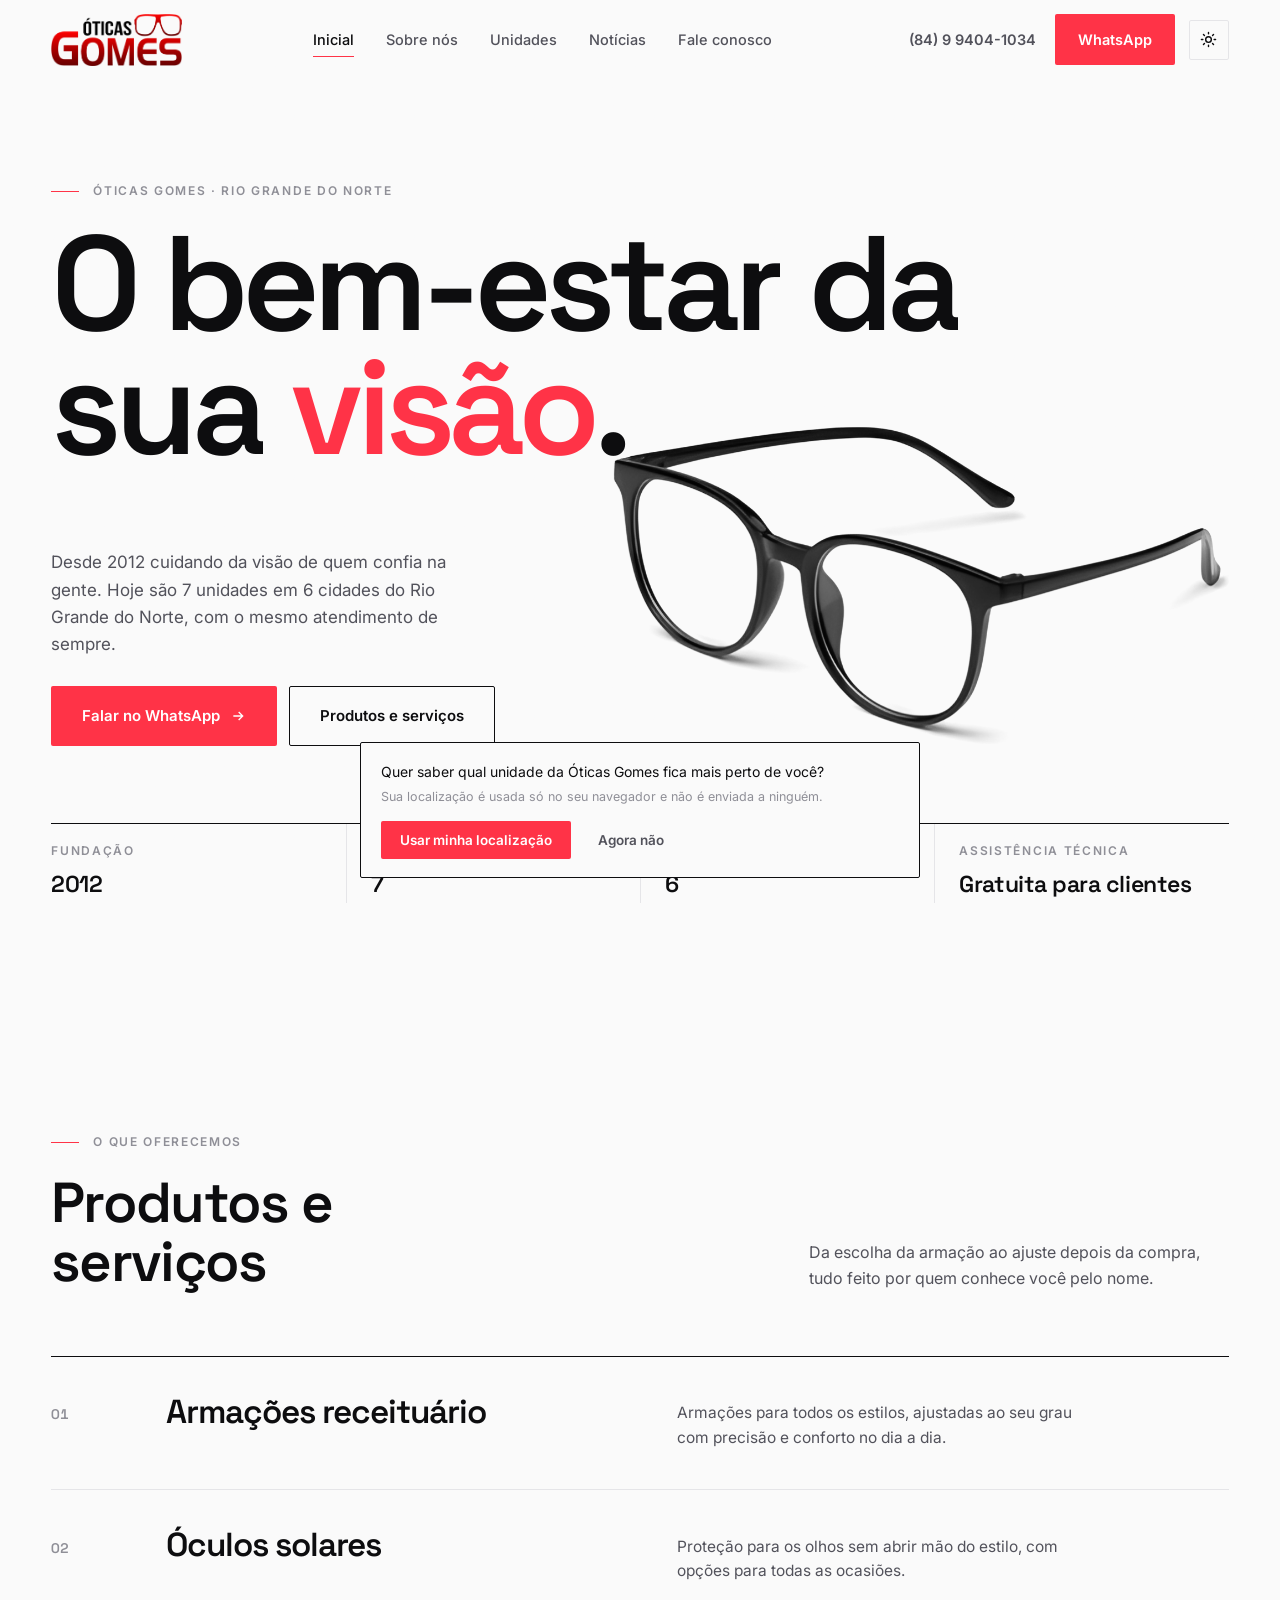
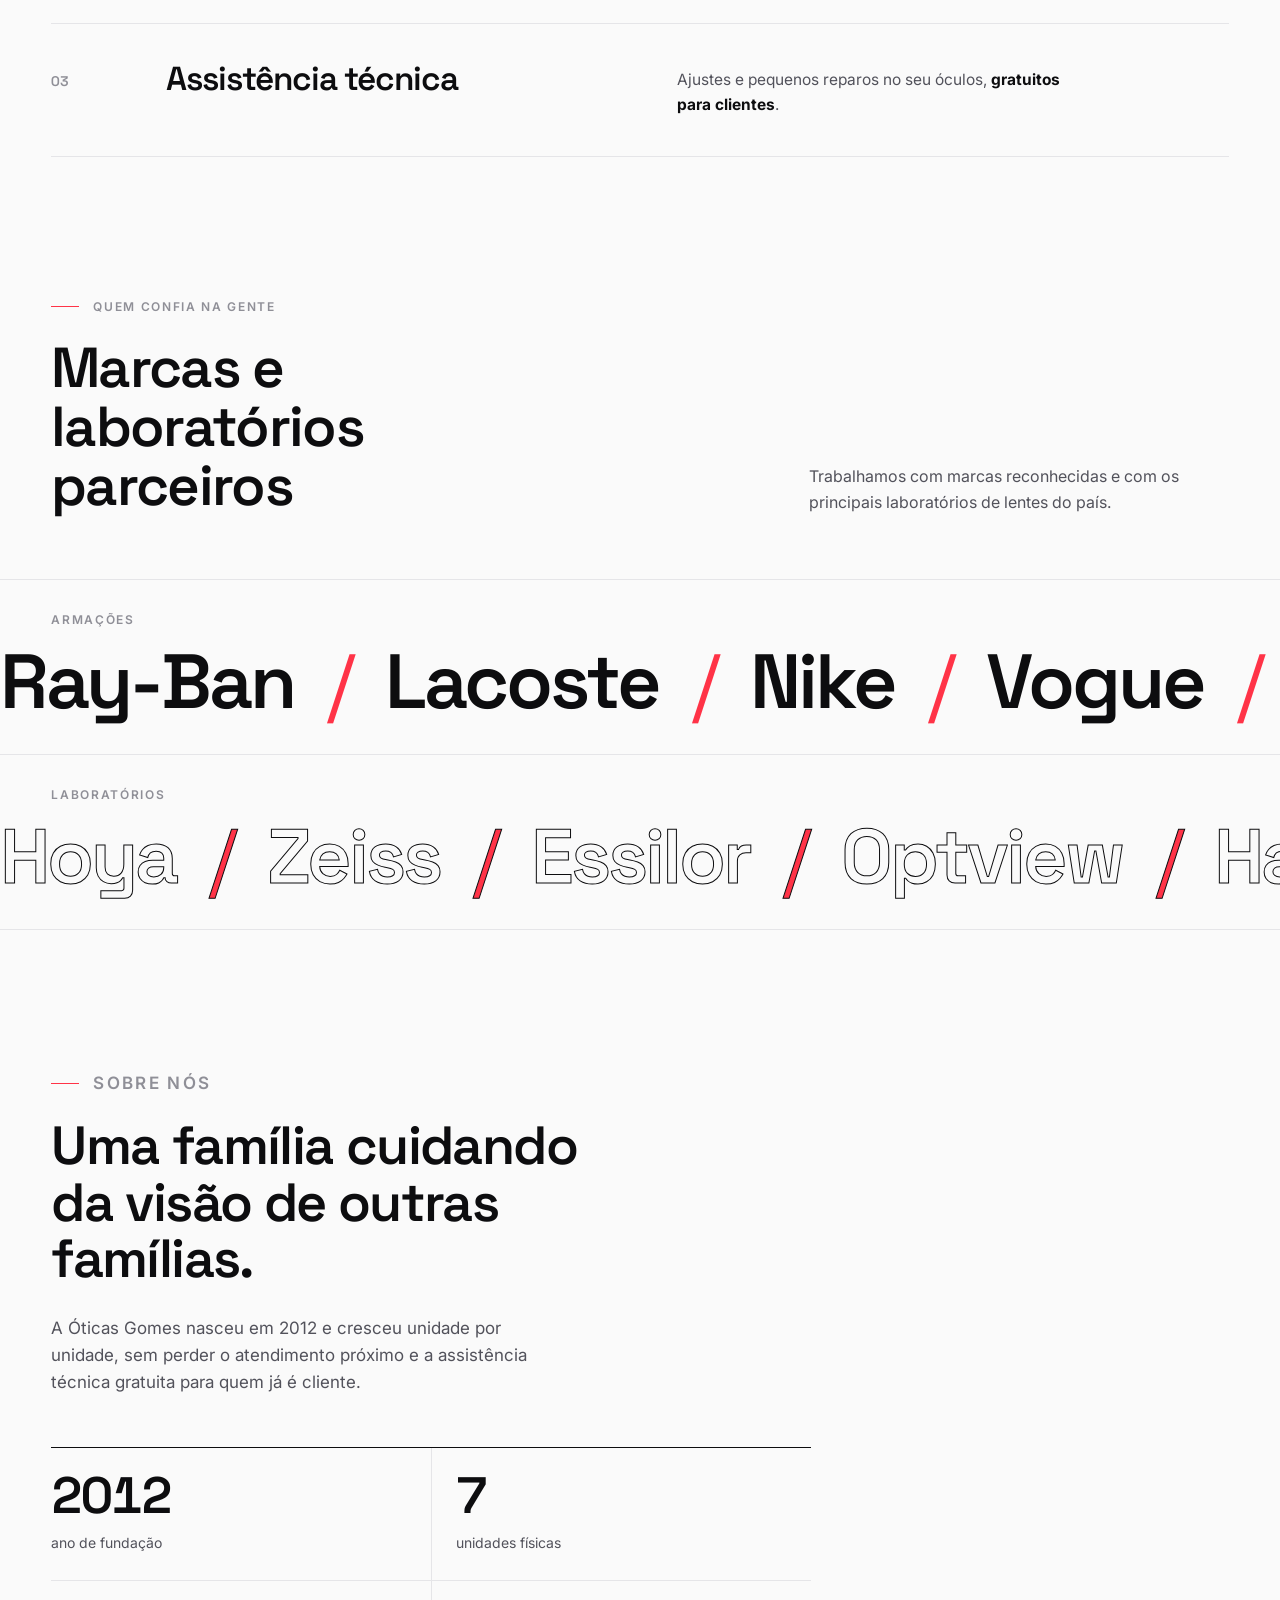
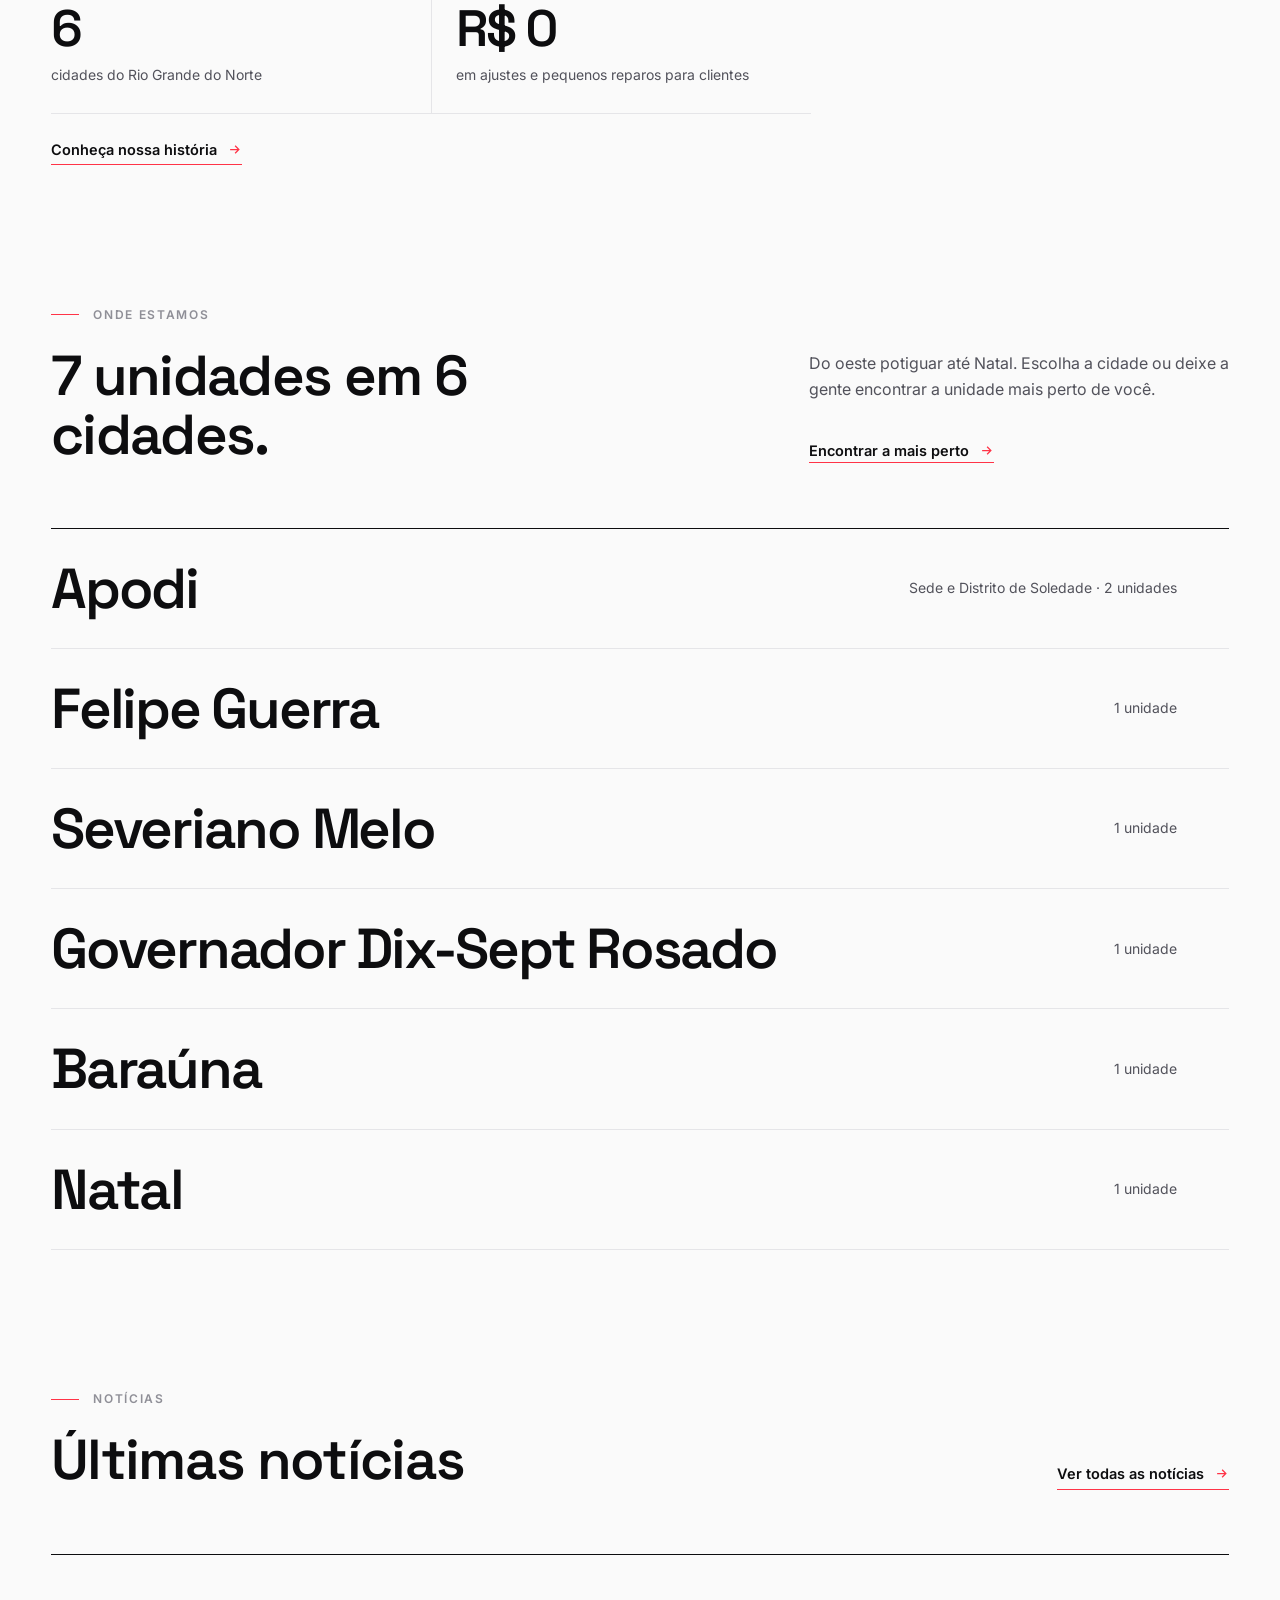
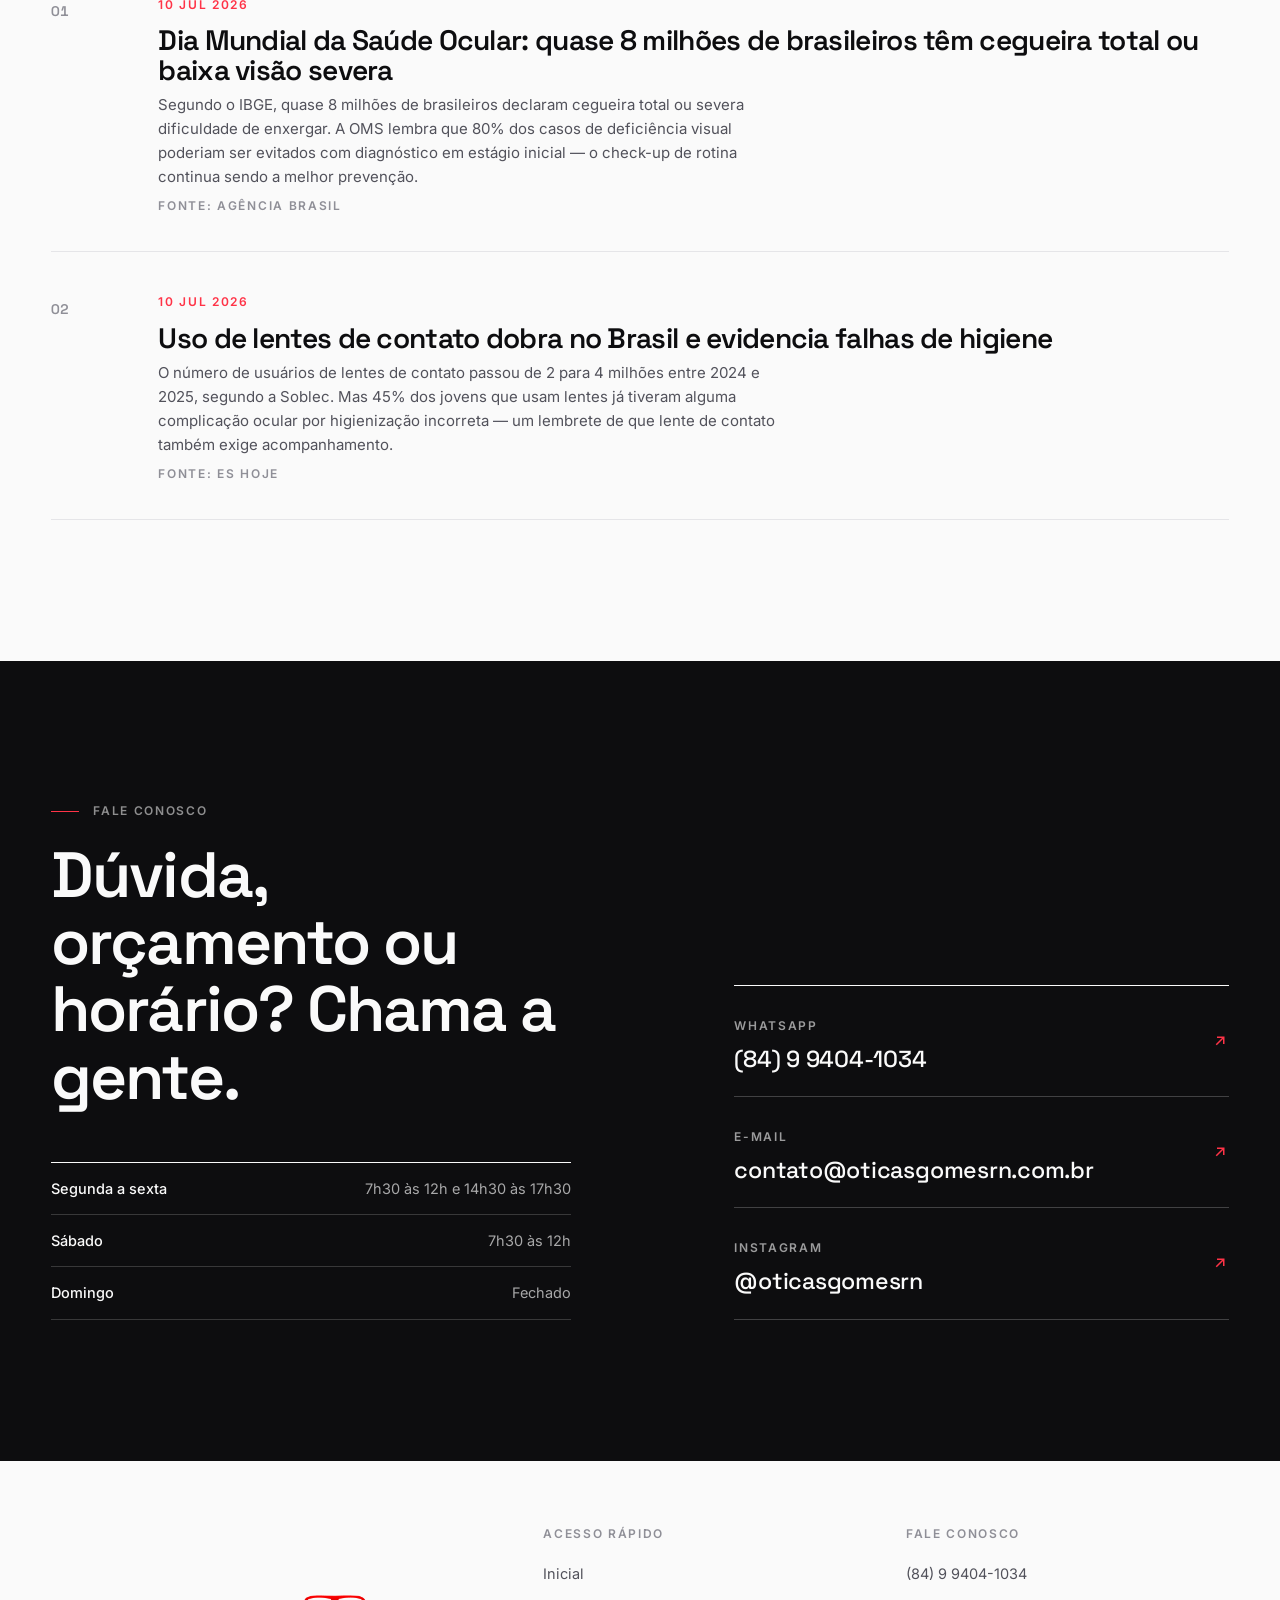
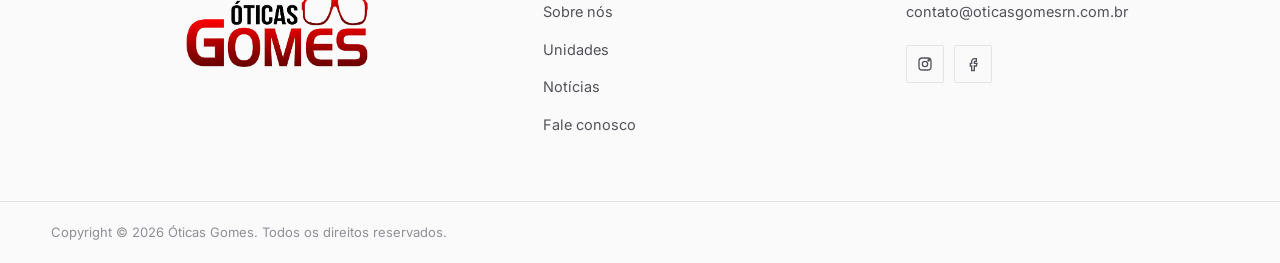
<file: index.html>
<!DOCTYPE html>
<html lang="pt-BR">
<head>
<meta charset="UTF-8">
<meta name="viewport" content="width=device-width, initial-scale=1.0">
<title>Óticas Gomes — O bem-estar da sua visão</title>
<meta name="description" content="Óticas Gomes: armações receituário, óculos solares e assistência técnica gratuita para clientes. Rede com 7 unidades em 6 cidades do Rio Grande do Norte, desde 2012.">

<link rel="canonical" href="https://oticasgomesrn.com.br/">
<meta name="theme-color" content="#fafafa" media="(prefers-color-scheme: light)">
<meta name="theme-color" content="#0a0a0c" media="(prefers-color-scheme: dark)">
<meta property="og:type" content="website">
<meta property="og:site_name" content="Óticas Gomes">
<meta property="og:locale" content="pt_BR">
<meta property="og:title" content="Óticas Gomes — O bem-estar da sua visão">
<meta property="og:description" content="Óticas Gomes: armações receituário, óculos solares e assistência técnica gratuita para clientes. Rede com 7 unidades em 6 cidades do Rio Grande do Norte, desde 2012.">
<meta property="og:url" content="https://oticasgomesrn.com.br/">
<meta property="og:image" content="https://oticasgomesrn.com.br/frontend/assets/og-image.jpg">
<meta property="og:image:width" content="1200">
<meta property="og:image:height" content="630">
<meta property="og:image:alt" content="Óticas Gomes — O bem-estar da sua visão. Desde 2012, 7 unidades no Rio Grande do Norte.">
<meta name="twitter:card" content="summary_large_image">

<link rel="icon" href="/frontend/assets/favicon.webp" type="image/webp">
<link rel="preconnect" href="https://fonts.googleapis.com">
<link rel="preconnect" href="https://fonts.gstatic.com" crossorigin>
<link href="https://fonts.googleapis.com/css2?family=Space+Grotesk:wght@500;600;700&family=Inter:wght@400;500;600;700;800&display=swap" rel="stylesheet">

<link rel="stylesheet" href="/frontend/css/global.css">
<link rel="stylesheet" href="/frontend/css/home.css">

<script src="/frontend/js/theme.js"></script>
<script src="/frontend/js/site.js" defer></script>
<script src="/frontend/js/units.js" defer></script>
<script src="/frontend/js/posts.js" defer></script>
<script src="/frontend/js/components.js" defer></script>
<script src="/frontend/js/units-render.js" defer></script>
<script src="/frontend/js/nearby.js" defer></script>
<script src="/frontend/js/main.js" defer></script>
</head>
<body>

<site-header></site-header>

<main>

  <section class="hero" id="inicio">
    <div class="container">
      <p class="eyebrow overline" data-reveal>Óticas Gomes · Rio Grande do Norte</p>
      <h1 class="hero__title" data-split>O bem-estar da sua <em>visão</em>.</h1>

      <div class="hero__body">
        <div data-reveal data-reveal-delay="2">
          <p class="hero__subtitle">
            Desde 2012 cuidando da visão de quem confia na gente. Hoje são 7 unidades
            em 6 cidades do Rio Grande do Norte, com o mesmo atendimento de sempre.
          </p>
          <div class="hero__actions">
            <a class="btn btn--primary btn--lg" href="https://wa.me/5584994041034" target="_blank" rel="noopener" data-whatsapp>
              Falar no WhatsApp
              <span class="icon icon--arrow" aria-hidden="true"></span>
            </a>
            <a class="btn btn--outline btn--lg" href="#produtos">Produtos e serviços</a>
          </div>
        </div>

        <div class="hero__visual" data-reveal data-reveal-delay="1">
          <img class="hero__photo hero__photo--light" src="/frontend/assets/armacao-hero.webp" alt="Armação de óculos de grau preta" width="1120" height="592" fetchpriority="high">
          <img class="hero__photo hero__photo--dark" src="/frontend/assets/armacao-hero-dark.webp" alt="" width="1120" height="592" fetchpriority="high">
        </div>
      </div>

      <dl class="hero__meta" data-reveal data-reveal-delay="3">
        <div><dt class="overline">Fundação</dt><dd>2012</dd></div>
        <div><dt class="overline">Unidades</dt><dd>7</dd></div>
        <div><dt class="overline">Cidades no RN</dt><dd>6</dd></div>
        <div><dt class="overline">Assistência técnica</dt><dd>Gratuita para clientes</dd></div>
      </dl>
    </div>
  </section>

  <section class="section" id="produtos">
    <div class="container">
      <div class="section-head">
        <div>
          <p class="eyebrow overline" data-reveal>O que oferecemos</p>
          <h2 data-split>Produtos e serviços</h2>
        </div>
        <div class="section-head__aside" data-reveal data-reveal-delay="1">
          <p>Da escolha da armação ao ajuste depois da compra, tudo feito por quem conhece você pelo nome.</p>
        </div>
      </div>

      <ol class="rows">
        <li class="service" data-reveal>
          <span class="index">01</span>
          <h3>Armações receituário</h3>
          <p>Armações para todos os estilos, ajustadas ao seu grau com precisão e conforto no dia a dia.</p>
        </li>
        <li class="service" data-reveal>
          <span class="index">02</span>
          <h3>Óculos solares</h3>
          <p>Proteção para os olhos sem abrir mão do estilo, com opções para todas as ocasiões.</p>
        </li>
        <li class="service" data-reveal>
          <span class="index">03</span>
          <h3>Assistência técnica</h3>
          <p>Ajustes e pequenos reparos no seu óculos, <strong>gratuitos para clientes</strong>.</p>
        </li>
      </ol>
    </div>
  </section>

  <section class="section brands" id="marcas">
    <div class="container">
      <div class="section-head">
        <div>
          <p class="eyebrow overline" data-reveal>Quem confia na gente</p>
          <h2 data-split>Marcas e laboratórios parceiros</h2>
        </div>
        <div class="section-head__aside" data-reveal data-reveal-delay="1">
          <p>Trabalhamos com marcas reconhecidas e com os principais laboratórios de lentes do país.</p>
        </div>
      </div>
    </div>

    <div class="marquee" data-reveal>
      <p class="marquee__label overline container">Armações</p>
      <div class="marquee__track">
        <ul class="marquee__list">
          <li>Ray-Ban</li><li>Lacoste</li><li>Nike</li><li>Vogue</li><li>Santa Lolla</li><li>Ana Hickmann</li><li>Mormaii</li>
        </ul>
      </div>
    </div>

    <div class="marquee marquee--reverse" data-reveal>
      <p class="marquee__label overline container">Laboratórios</p>
      <div class="marquee__track">
        <ul class="marquee__list">
          <li>Hoya</li><li>Zeiss</li><li>Essilor</li><li>Optview</li><li>Haytec</li>
        </ul>
      </div>
    </div>
  </section>

  <section class="section" id="sobre">
    <div class="container about">
      <div class="about__text">
        <p class="eyebrow overline" data-reveal>Sobre nós</p>
        <h2 data-split>Uma família cuidando da visão de outras famílias.</h2>
        <p data-reveal>
          A Óticas Gomes nasceu em 2012 e cresceu unidade por unidade, sem perder o
          atendimento próximo e a assistência técnica gratuita para quem já é cliente.
        </p>
        <dl class="facts rows" data-reveal data-reveal-delay="1">
          <div><dt>2012</dt><dd>ano de fundação</dd></div>
          <div><dt data-count-to="7">7</dt><dd>unidades físicas</dd></div>
          <div><dt data-count-to="6">6</dt><dd>cidades do Rio Grande do Norte</dd></div>
          <div><dt>R$ 0</dt><dd>em ajustes e pequenos reparos para clientes</dd></div>
        </dl>
        <a class="link-more" href="/sobre/" data-reveal>
          Conheça nossa história
          <span class="icon icon--arrow" aria-hidden="true"></span>
        </a>
      </div>
    </div>
  </section>

  <section class="section" id="unidades">
    <div class="container">
      <div class="section-head">
        <div>
          <p class="eyebrow overline" data-reveal>Onde estamos</p>
          <h2 data-split>7 unidades em 6 cidades.</h2>
        </div>
        <div class="section-head__aside" data-reveal data-reveal-delay="1">
          <p>Do oeste potiguar até Natal. Escolha a cidade ou deixe a gente encontrar a unidade mais perto de você.</p>
          <button class="link-more" type="button" data-nearby>
            Encontrar a mais perto
            <span class="icon icon--arrow" aria-hidden="true"></span>
          </button>
        </div>
      </div>

      <ul class="cities rows" data-cities-list></ul>
    </div>
  </section>

  <section class="section" id="noticias">
    <div class="container">
      <div class="section-head">
        <div>
          <p class="eyebrow overline" data-reveal>Notícias</p>
          <h2 data-split>Últimas notícias</h2>
        </div>
        <div class="section-head__aside" data-reveal data-reveal-delay="1">
          <a class="link-more" href="/noticias/">
            Ver todas as notícias
            <span class="icon icon--arrow" aria-hidden="true"></span>
          </a>
        </div>
      </div>

      <div class="rows" data-posts="2"></div>
    </div>
  </section>

  <section class="cta" id="contato">
    <div class="container cta__inner">
      <div>
        <p class="eyebrow overline" data-reveal>Fale conosco</p>
        <h2 data-split>Dúvida, orçamento ou horário? Chama a gente.</h2>
        <site-hours data-reveal data-reveal-delay="1"></site-hours>
      </div>

      <site-contacts channels="whatsapp email instagram" data-reveal data-reveal-delay="1"></site-contacts>
    </div>
  </section>

</main>

<site-footer></site-footer>

</body>
</html>
</file>
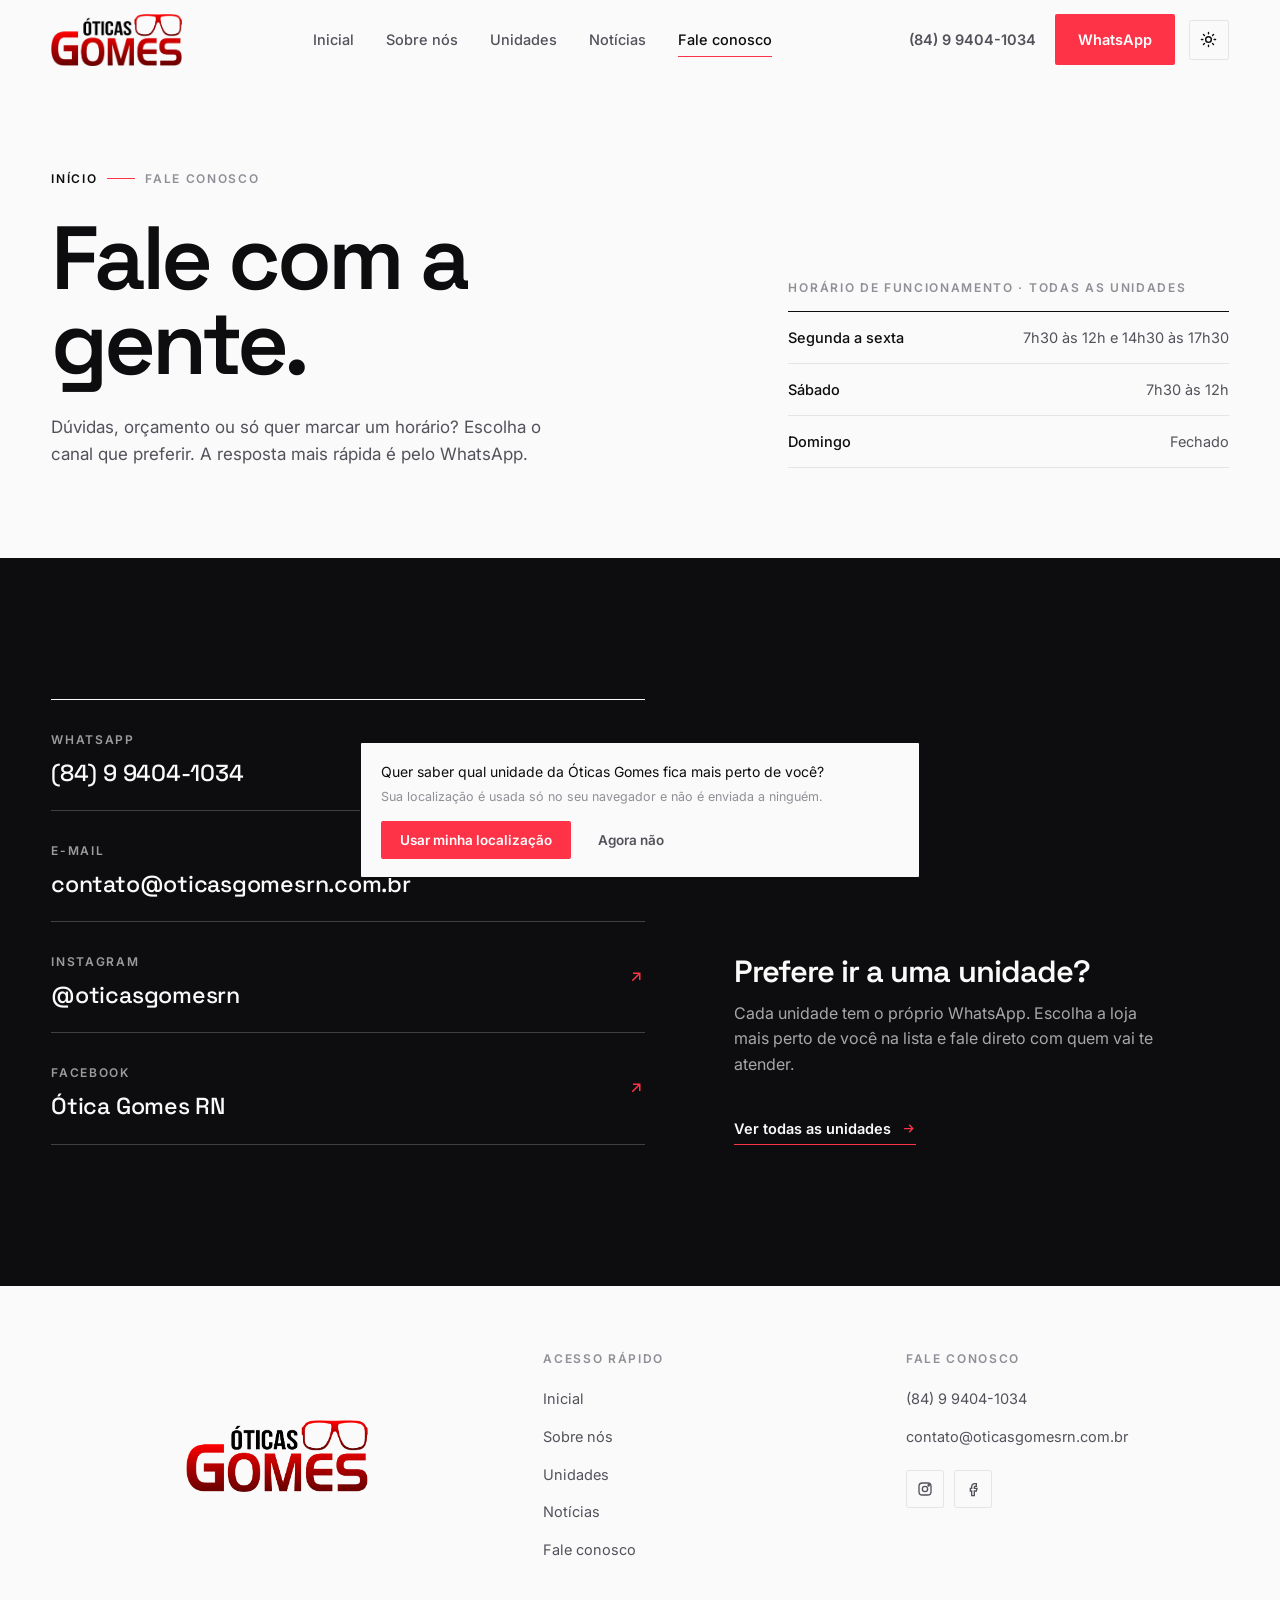
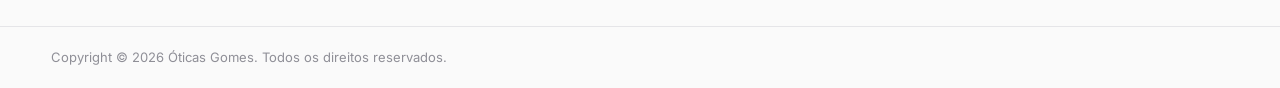
<file: contato/index.html>
<!DOCTYPE html>
<html lang="pt-BR">
<head>
<meta charset="UTF-8">
<meta name="viewport" content="width=device-width, initial-scale=1.0">
<title>Fale conosco — Óticas Gomes</title>
<meta name="description" content="Fale com a Óticas Gomes por WhatsApp, telefone, e-mail ou redes sociais. Veja também o horário de funcionamento das unidades.">

<link rel="canonical" href="https://oticasgomesrn.com.br/contato/">
<meta name="theme-color" content="#fafafa" media="(prefers-color-scheme: light)">
<meta name="theme-color" content="#0a0a0c" media="(prefers-color-scheme: dark)">
<meta property="og:type" content="website">
<meta property="og:site_name" content="Óticas Gomes">
<meta property="og:locale" content="pt_BR">
<meta property="og:title" content="Fale conosco — Óticas Gomes">
<meta property="og:description" content="Fale com a Óticas Gomes por WhatsApp, telefone, e-mail ou redes sociais. Veja também o horário de funcionamento das unidades.">
<meta property="og:url" content="https://oticasgomesrn.com.br/contato/">
<meta property="og:image" content="https://oticasgomesrn.com.br/frontend/assets/og-image.jpg">
<meta property="og:image:width" content="1200">
<meta property="og:image:height" content="630">
<meta property="og:image:alt" content="Óticas Gomes — O bem-estar da sua visão. Desde 2012, 7 unidades no Rio Grande do Norte.">
<meta name="twitter:card" content="summary_large_image">

<link rel="icon" href="../frontend/assets/favicon.png" type="image/png">
<link rel="preconnect" href="https://fonts.googleapis.com">
<link rel="preconnect" href="https://fonts.gstatic.com" crossorigin>
<link href="https://fonts.googleapis.com/css2?family=Space+Grotesk:wght@500;600;700&family=Inter:wght@400;500;600;700;800&display=swap" rel="stylesheet">

<link rel="stylesheet" href="../frontend/css/global.css">
<link rel="stylesheet" href="../frontend/css/pages.css">

<script src="../frontend/js/theme.js"></script>
<script src="../frontend/js/site.js" defer></script>
<script src="../frontend/js/units.js" defer></script>
<script src="../frontend/js/posts.js" defer></script>
<script src="../frontend/js/components.js" defer></script>
<script src="../frontend/js/units-render.js" defer></script>
<script src="../frontend/js/nearby.js" defer></script>
<script src="../frontend/js/main.js" defer></script>
</head>
<body>

<site-header></site-header>

<main>

  <section class="page-hero">
    <div class="container page-hero__inner">
      <div>
        <p class="page-hero__breadcrumb overline" data-reveal>
          <a href="../">Início</a><span></span>Fale conosco
        </p>
        <h1 data-split>Fale com a gente.</h1>
        <p class="page-hero__lead" data-reveal data-reveal-delay="2">
          Dúvidas, orçamento ou só quer marcar um horário? Escolha o canal que preferir.
          A resposta mais rápida é pelo WhatsApp.
        </p>
      </div>
      <div data-reveal data-reveal-delay="2">
        <p class="page-hero__label overline">Horário de funcionamento · todas as unidades</p>
        <site-hours></site-hours>
      </div>
    </div>
  </section>

  <section class="cta">
    <div class="container cta__inner">
      <site-contacts channels="whatsapp email instagram facebook" data-reveal></site-contacts>

      <div class="cta__aside" data-reveal data-reveal-delay="1">
        <h3>Prefere ir a uma unidade?</h3>
        <p>
          Cada unidade tem o próprio WhatsApp. Escolha a loja mais perto de você
          na lista e fale direto com quem vai te atender.
        </p>
        <a class="link-more" href="../unidades/">
          Ver todas as unidades
          <span class="icon icon--arrow" aria-hidden="true"></span>
        </a>
      </div>
    </div>
  </section>

</main>

<site-footer></site-footer>

</body>
</html>
</file>
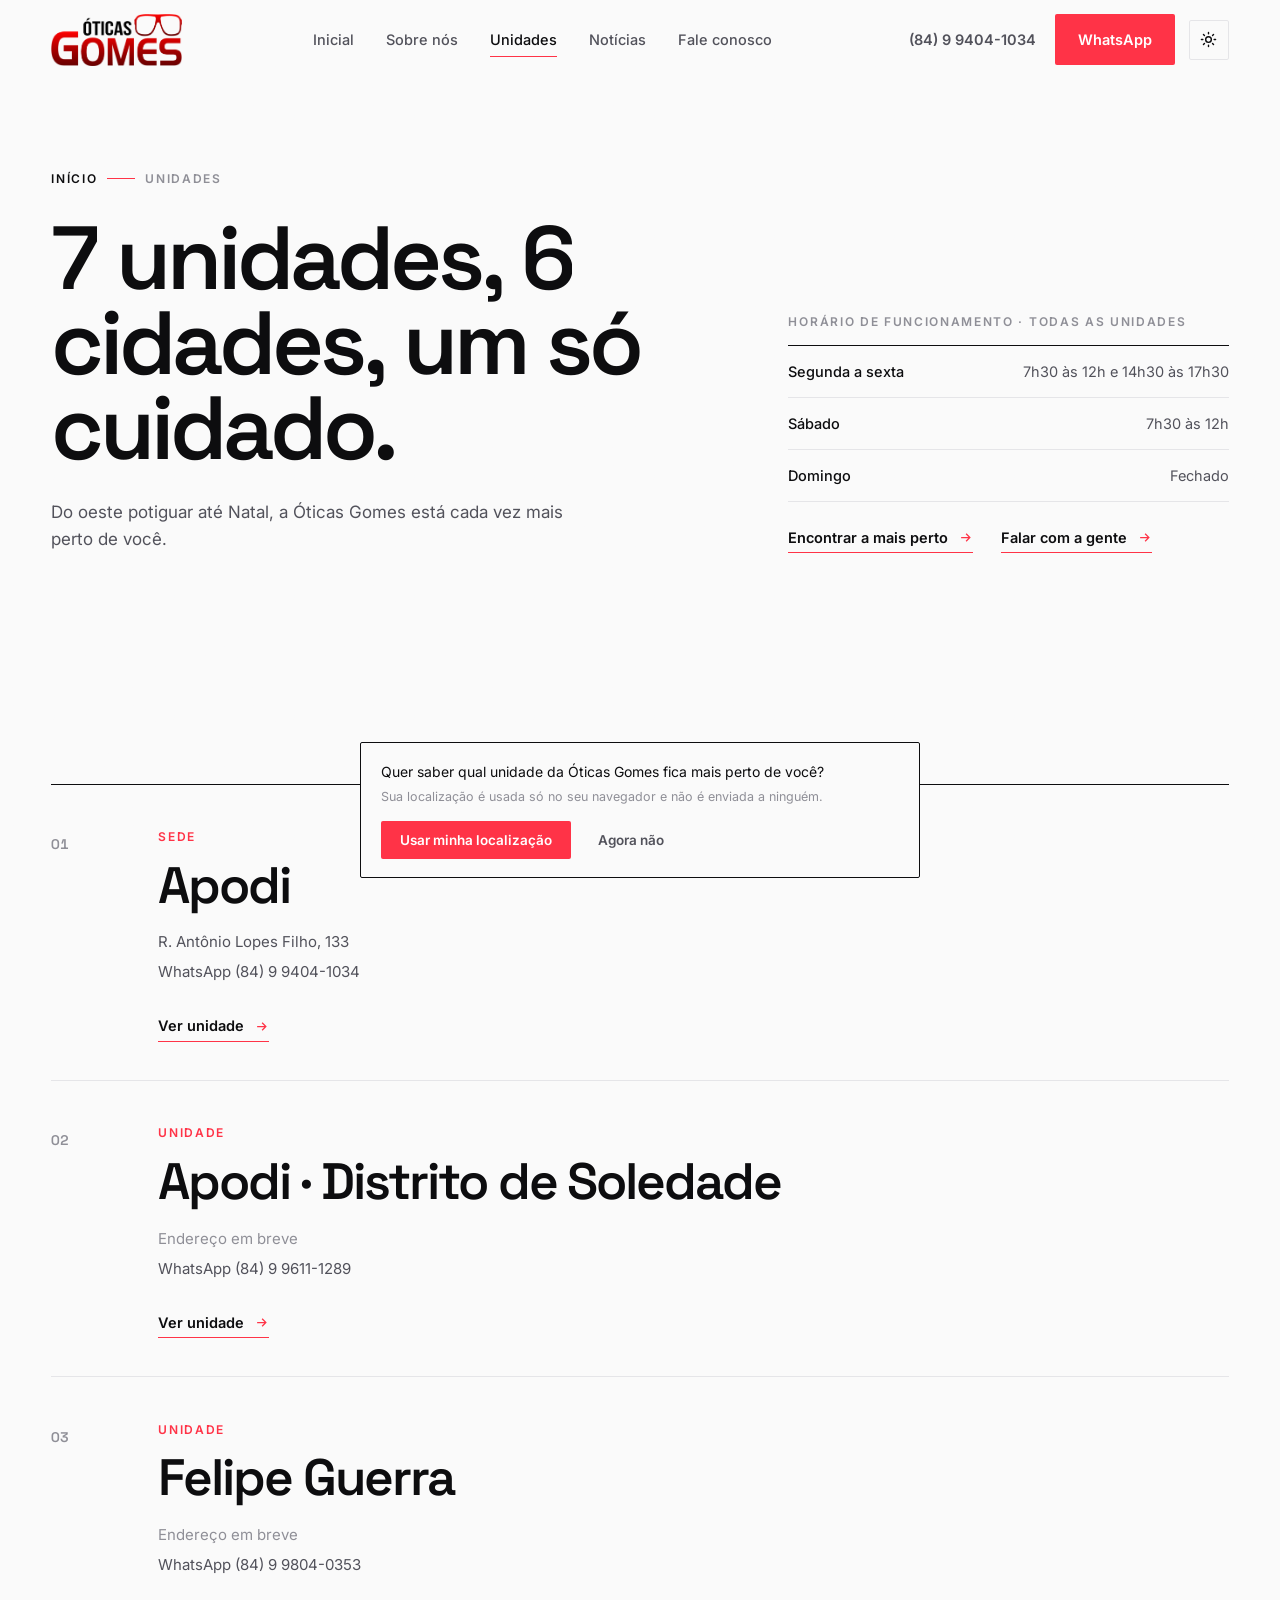
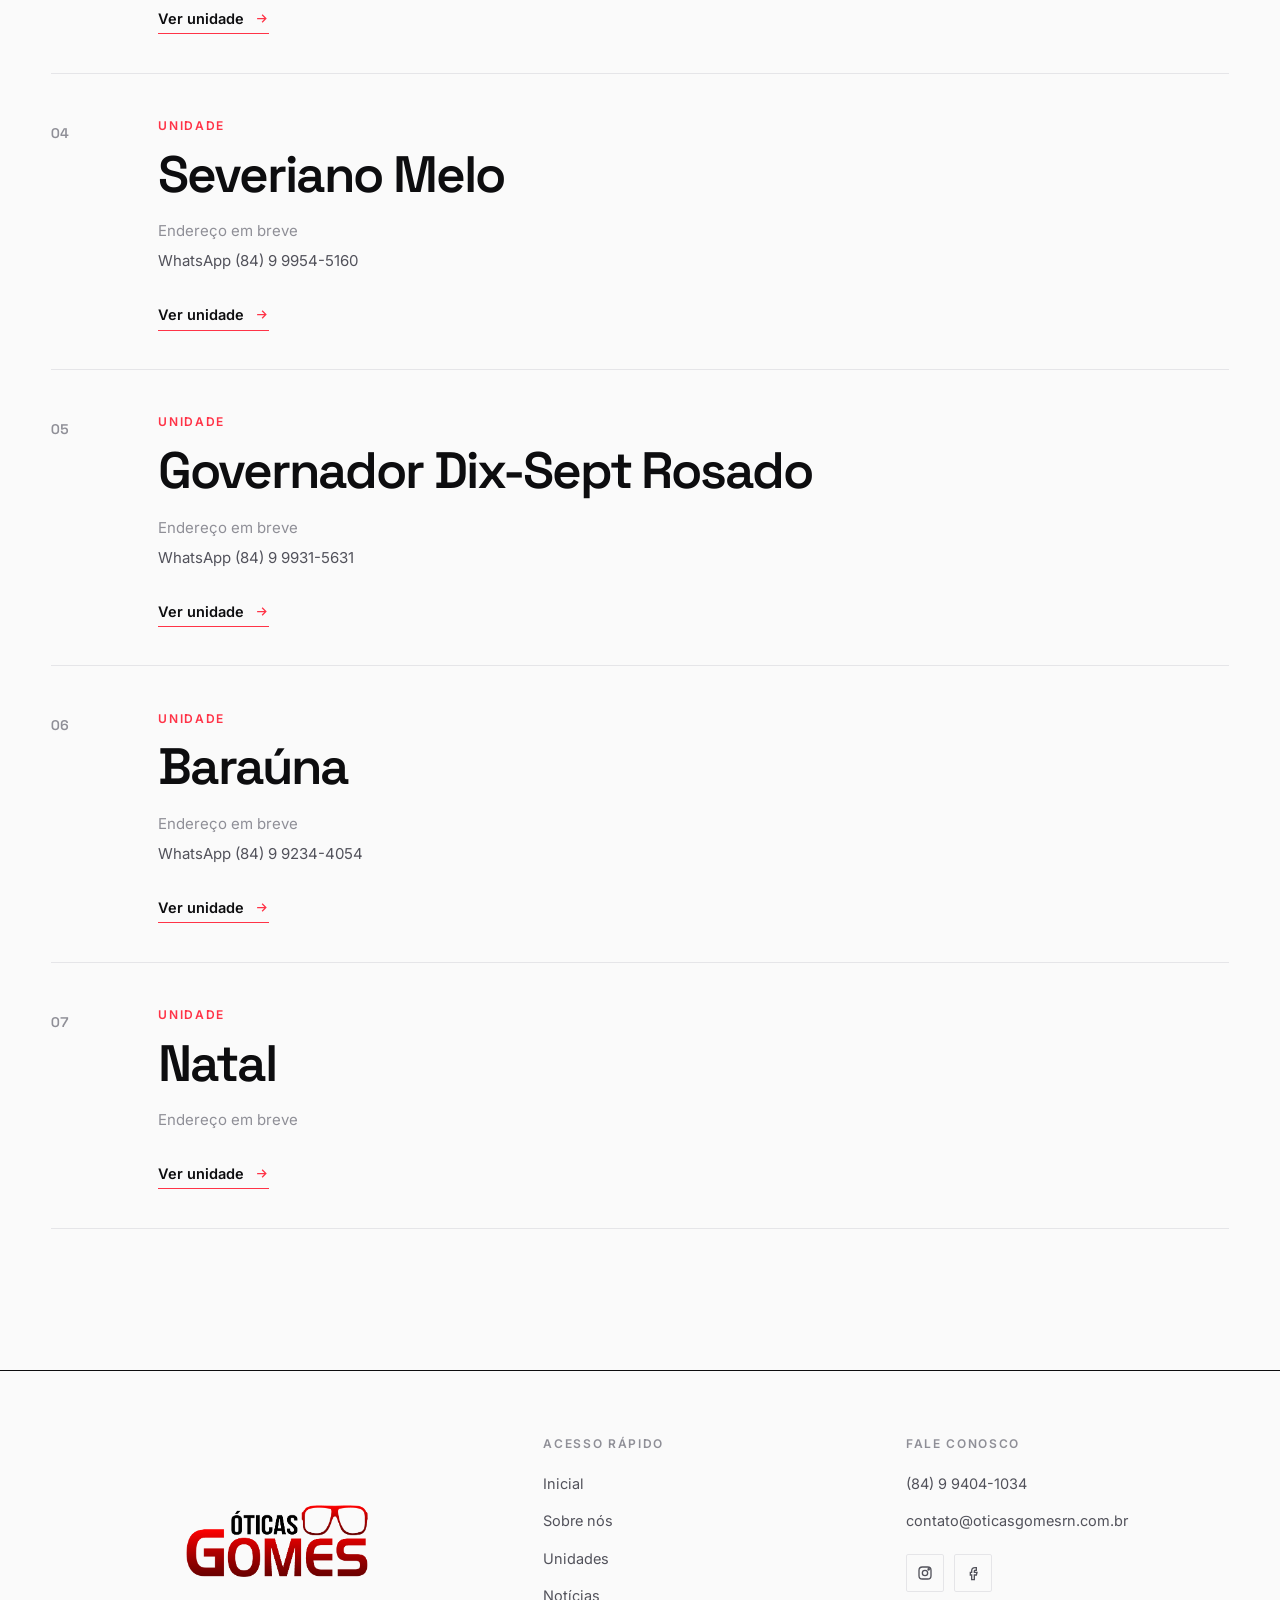
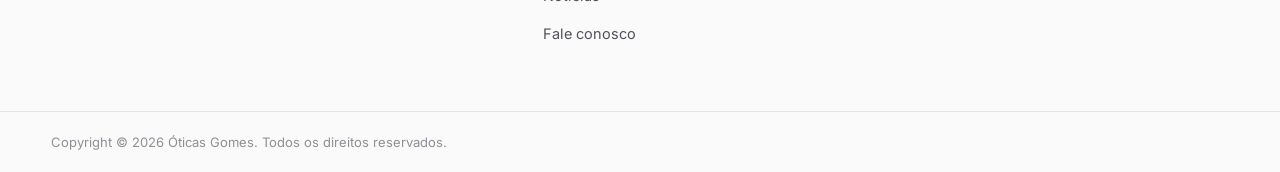
<file: loja/index.html>
<!DOCTYPE html>
<html lang="pt-BR">
<head>
<meta charset="UTF-8">
<meta name="viewport" content="width=device-width, initial-scale=1.0">
<title>Unidade — Óticas Gomes</title>
<meta name="description" content="Endereço, WhatsApp e horário das unidades da Óticas Gomes no Rio Grande do Norte.">

<meta name="theme-color" content="#fafafa" media="(prefers-color-scheme: light)">
<meta name="theme-color" content="#0a0a0c" media="(prefers-color-scheme: dark)">
<meta property="og:type" content="website">
<meta property="og:site_name" content="Óticas Gomes">
<meta property="og:locale" content="pt_BR">
<meta property="og:title" content="Unidades — Óticas Gomes">
<meta property="og:description" content="Endereço, WhatsApp e horário das unidades da Óticas Gomes no Rio Grande do Norte.">
<meta property="og:url" content="https://oticasgomesrn.com.br/loja/">
<meta property="og:image" content="https://oticasgomesrn.com.br/frontend/assets/og-image.jpg">
<meta property="og:image:width" content="1200">
<meta property="og:image:height" content="630">
<meta property="og:image:alt" content="Óticas Gomes — O bem-estar da sua visão. Desde 2012, 7 unidades no Rio Grande do Norte.">
<meta name="twitter:card" content="summary_large_image">

<link rel="icon" href="../frontend/assets/favicon.png" type="image/png">
<link rel="preconnect" href="https://fonts.googleapis.com">
<link rel="preconnect" href="https://fonts.gstatic.com" crossorigin>
<link href="https://fonts.googleapis.com/css2?family=Space+Grotesk:wght@500;600;700&family=Inter:wght@400;500;600;700;800&display=swap" rel="stylesheet">

<link rel="stylesheet" href="../frontend/css/global.css">
<link rel="stylesheet" href="../frontend/css/pages.css">

<script src="../frontend/js/theme.js"></script>
<script src="../frontend/js/site.js" defer></script>
<script src="../frontend/js/units.js" defer></script>
<script src="../frontend/js/posts.js" defer></script>
<script src="../frontend/js/components.js" defer></script>
<script src="../frontend/js/units-render.js" defer></script>
<script src="../frontend/js/nearby.js" defer></script>
<script src="../frontend/js/main.js" defer></script>
</head>
<body>

<site-header></site-header>

<main data-unit-page>

  <section class="page-hero">
    <div class="container page-hero__inner">
      <div>
        <p class="page-hero__breadcrumb overline" data-reveal>
          <a href="../">Início</a><span></span><a href="../unidades/">Unidades</a><span></span><span data-unit="name"></span>
        </p>
        <p class="unit-hero__tag overline overline--accent" data-reveal data-unit="tag"></p>
        <h1 data-split data-unit="name"></h1>
        <p class="page-hero__lead" data-reveal data-reveal-delay="2">
          <span data-unit="description"></span> O mesmo atendimento próximo de sempre, com assistência técnica gratuita para clientes.
        </p>
        <div class="page-hero__actions" data-reveal data-reveal-delay="3">
          <a class="btn btn--primary btn--lg" href="https://wa.me/5584994041034" target="_blank" rel="noopener" data-whatsapp>
            Falar no WhatsApp
            <span class="icon icon--arrow" aria-hidden="true"></span>
          </a>
          <a class="btn btn--outline btn--lg" href="#endereco">Endereço e contato</a>
        </div>
      </div>
      <div data-reveal data-reveal-delay="2">
        <p class="page-hero__label overline">Horário de funcionamento</p>
        <site-hours></site-hours>
      </div>
    </div>
  </section>

  <section class="page-banner" aria-label="Fachada da unidade">
    <div class="container">
      <figure class="photo photo--parallax" style="--ratio: 21 / 9">
        <div class="photo__frame" data-unit-photo="facade"></div>
      </figure>
    </div>
  </section>

  <section class="section" id="endereco">
    <div class="container">
      <div class="section-head">
        <div>
          <p class="eyebrow overline" data-reveal><span class="eyebrow__index">01</span> Como chegar</p>
          <h2 data-split>Endereço e contato</h2>
        </div>
      </div>

      <div class="details">
        <dl class="details__list rows" data-reveal>
          <div><dt class="overline">Endereço</dt><dd data-unit="address"></dd></div>
          <div><dt class="overline">Cidade</dt><dd data-unit="city"></dd></div>
          <div hidden><dt class="overline">Distância</dt><dd data-unit="distance"></dd></div>
          <div><dt class="overline" data-unit="whatsapp-label"></dt><dd data-unit="whatsapp"></dd></div>
        </dl>
        <figure class="photo" style="--ratio: 4 / 3">
          <div class="photo__frame" data-unit="map"></div>
        </figure>
      </div>
    </div>
  </section>

  <section class="section">
    <div class="container">
      <div class="section-head">
        <div>
          <p class="eyebrow overline" data-reveal><span class="eyebrow__index">02</span> A loja</p>
          <h2 data-split>Por dentro da unidade</h2>
        </div>
        <div class="section-head__aside" data-reveal data-reveal-delay="1">
          <p>Armações receituário, óculos solares e assistência técnica, tudo no mesmo lugar.</p>
        </div>
      </div>

      <div class="unit-gallery">
        <figure class="photo photo--parallax unit-gallery__a" style="--ratio: 4 / 3">
          <div class="photo__frame" data-unit-photo="interior"></div>
        </figure>
        <figure class="photo photo--parallax unit-gallery__b" style="--ratio: 4 / 5">
          <div class="photo__frame" data-unit-photo="showcase"></div>
        </figure>
        <figure class="photo photo--parallax unit-gallery__c" style="--ratio: 16 / 10">
          <div class="photo__frame" data-unit-photo="service"></div>
        </figure>
      </div>
    </div>
  </section>

  <section class="section">
    <div class="container">
      <div class="section-head">
        <div>
          <p class="eyebrow overline" data-reveal><span class="eyebrow__index">03</span> Outras unidades</p>
          <h2 data-split>Mais perto de você</h2>
        </div>
        <div class="section-head__aside" data-reveal data-reveal-delay="1">
          <a class="link-more" href="../unidades/">
            Ver todas as unidades
            <span class="icon icon--arrow" aria-hidden="true"></span>
          </a>
        </div>
      </div>

      <ul class="cities rows" data-unit="others"></ul>
    </div>
  </section>

  <section class="cta">
    <div class="container cta__inner">
      <div>
        <p class="eyebrow overline" data-reveal><span class="eyebrow__index">04</span> Fale conosco</p>
        <h2 data-split>Vai passar na loja? Chama a gente antes.</h2>
      </div>

      <site-contacts channels="whatsapp instagram" data-reveal data-reveal-delay="1"></site-contacts>
    </div>
  </section>

</main>

<site-footer></site-footer>

</body>
</html>
</file>
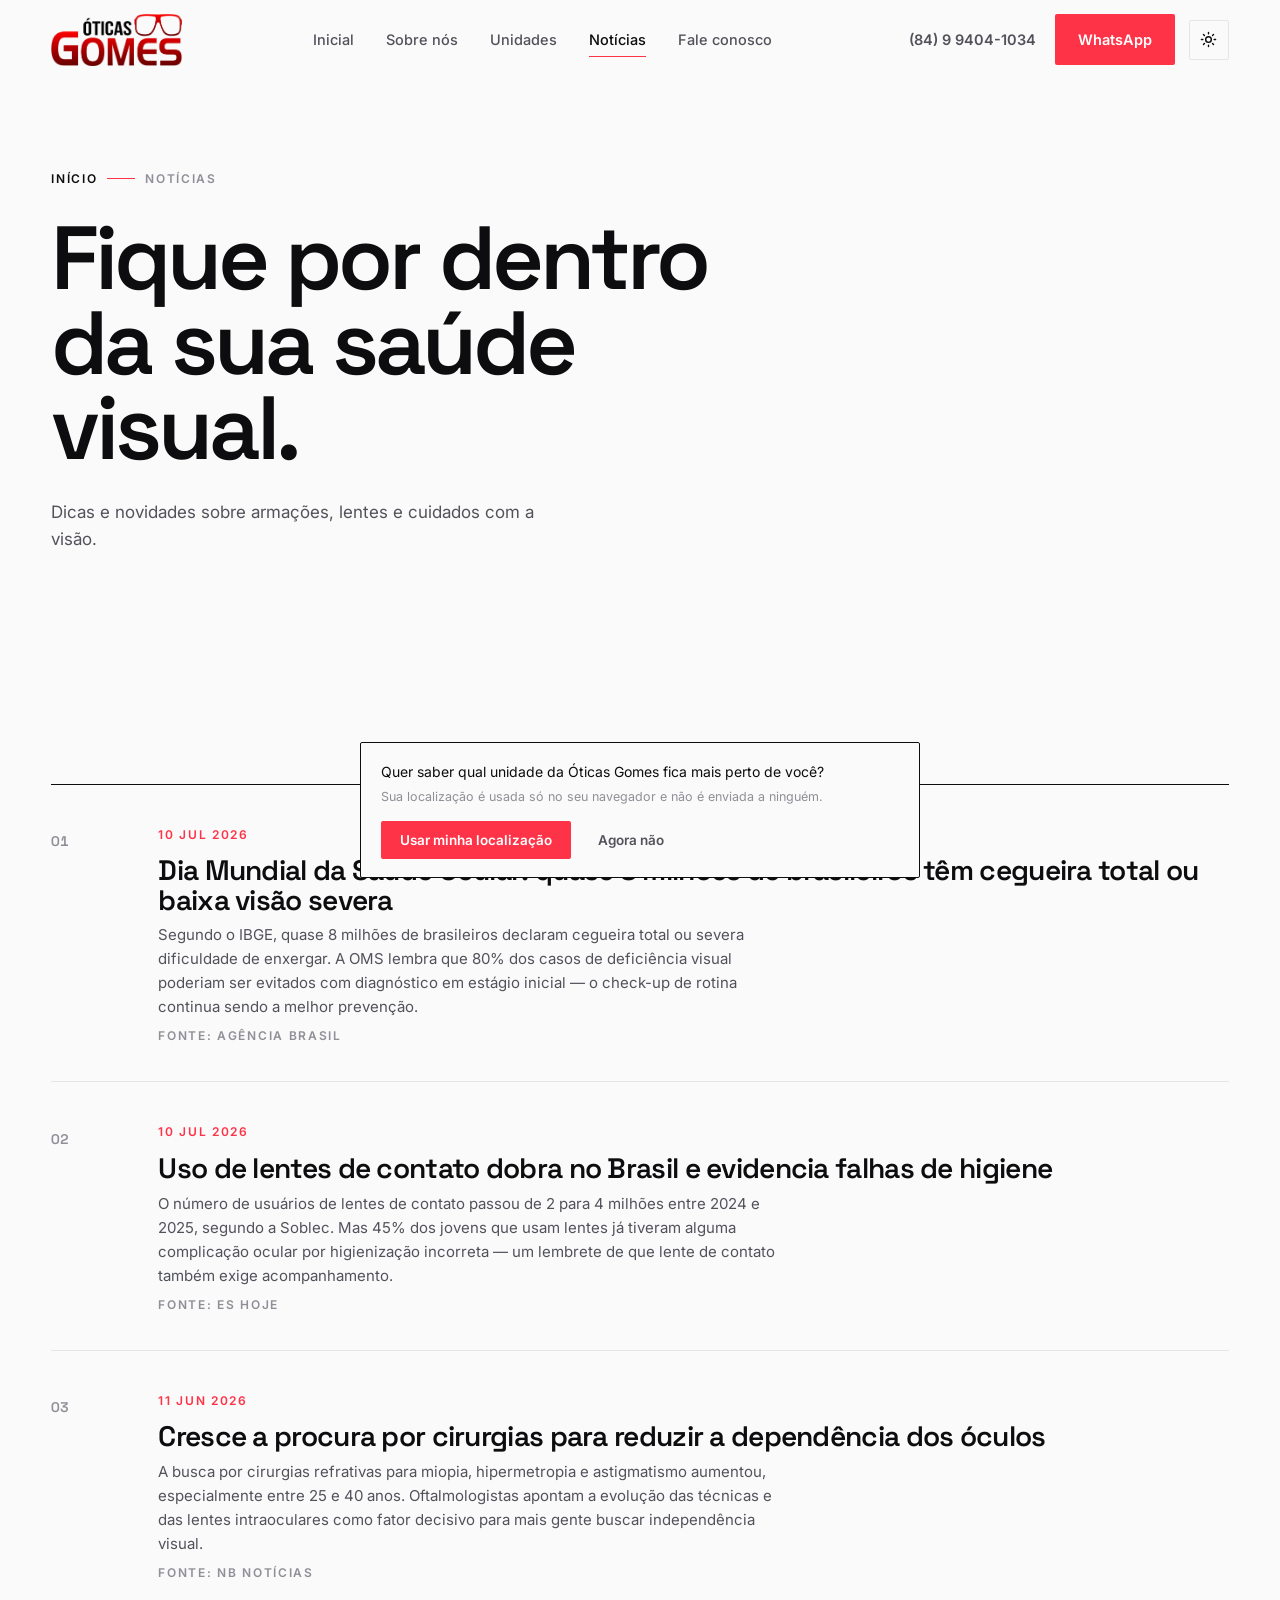
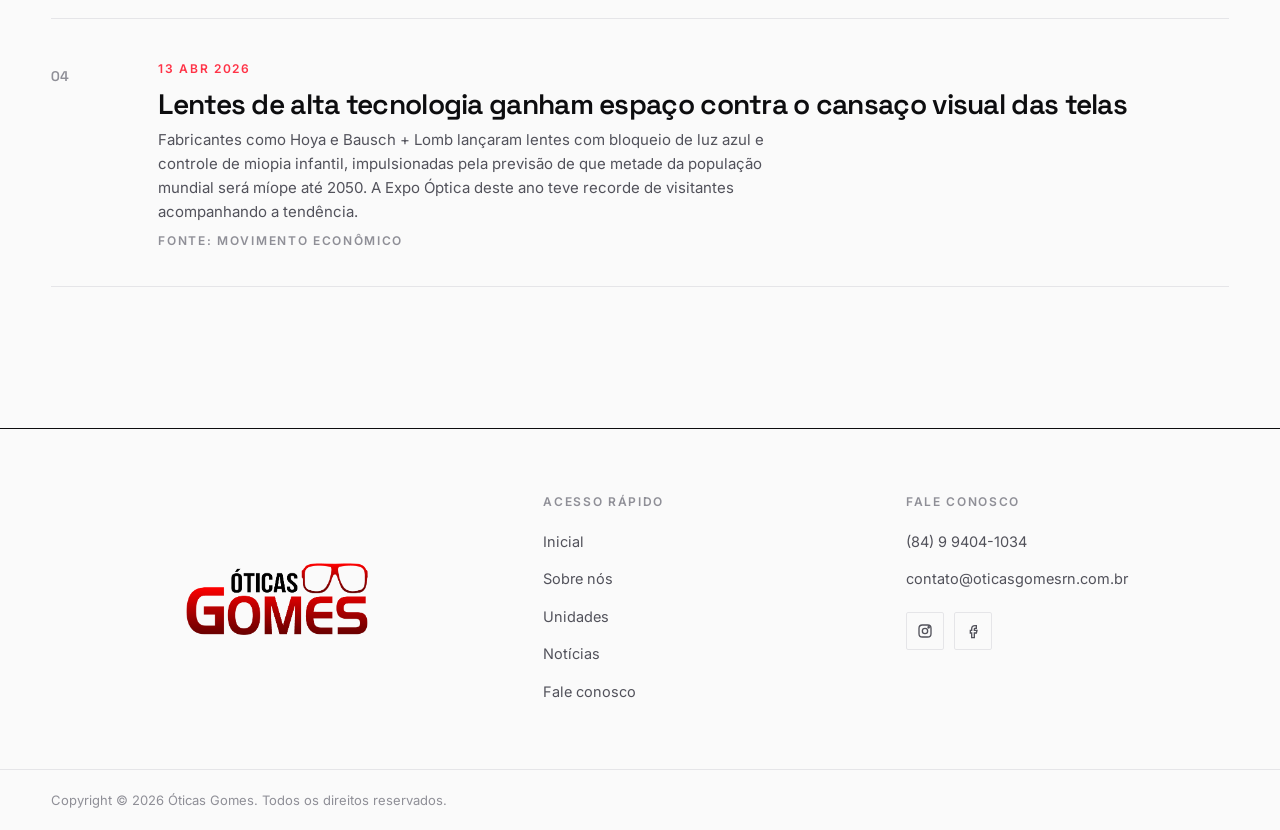
<file: noticias/index.html>
<!DOCTYPE html>
<html lang="pt-BR">
<head>
<meta charset="UTF-8">
<meta name="viewport" content="width=device-width, initial-scale=1.0">
<title>Notícias — Óticas Gomes</title>
<meta name="description" content="Dicas e novidades sobre saúde ocular, armações e lentes, direto da Óticas Gomes.">

<link rel="canonical" href="https://oticasgomesrn.com.br/noticias/">
<meta name="theme-color" content="#fafafa" media="(prefers-color-scheme: light)">
<meta name="theme-color" content="#0a0a0c" media="(prefers-color-scheme: dark)">
<meta property="og:type" content="website">
<meta property="og:site_name" content="Óticas Gomes">
<meta property="og:locale" content="pt_BR">
<meta property="og:title" content="Notícias — Óticas Gomes">
<meta property="og:description" content="Dicas e novidades sobre saúde ocular, armações e lentes, direto da Óticas Gomes.">
<meta property="og:url" content="https://oticasgomesrn.com.br/noticias/">
<meta property="og:image" content="https://oticasgomesrn.com.br/frontend/assets/og-image.jpg">
<meta property="og:image:width" content="1200">
<meta property="og:image:height" content="630">
<meta property="og:image:alt" content="Óticas Gomes — O bem-estar da sua visão. Desde 2012, 7 unidades no Rio Grande do Norte.">
<meta name="twitter:card" content="summary_large_image">

<link rel="icon" href="../frontend/assets/favicon.png" type="image/png">
<link rel="preconnect" href="https://fonts.googleapis.com">
<link rel="preconnect" href="https://fonts.gstatic.com" crossorigin>
<link href="https://fonts.googleapis.com/css2?family=Space+Grotesk:wght@500;600;700&family=Inter:wght@400;500;600;700;800&display=swap" rel="stylesheet">

<link rel="stylesheet" href="../frontend/css/global.css">
<link rel="stylesheet" href="../frontend/css/pages.css">

<script src="../frontend/js/theme.js"></script>
<script src="../frontend/js/site.js" defer></script>
<script src="../frontend/js/units.js" defer></script>
<script src="../frontend/js/posts.js" defer></script>
<script src="../frontend/js/components.js" defer></script>
<script src="../frontend/js/units-render.js" defer></script>
<script src="../frontend/js/nearby.js" defer></script>
<script src="../frontend/js/main.js" defer></script>
</head>
<body>

<site-header></site-header>

<main>

  <section class="page-hero">
    <div class="container">
      <p class="page-hero__breadcrumb overline" data-reveal>
        <a href="../">Início</a><span></span>Notícias
      </p>
      <h1 data-split>Fique por dentro da sua saúde visual.</h1>
      <p class="page-hero__lead" data-reveal data-reveal-delay="2">
        Dicas e novidades sobre armações, lentes e cuidados com a visão.
      </p>
    </div>
  </section>

  <section class="section">
    <div class="container">
      <div class="posts rows" data-posts></div>
    </div>
  </section>

</main>

<site-footer></site-footer>

</body>
</html>
</file>
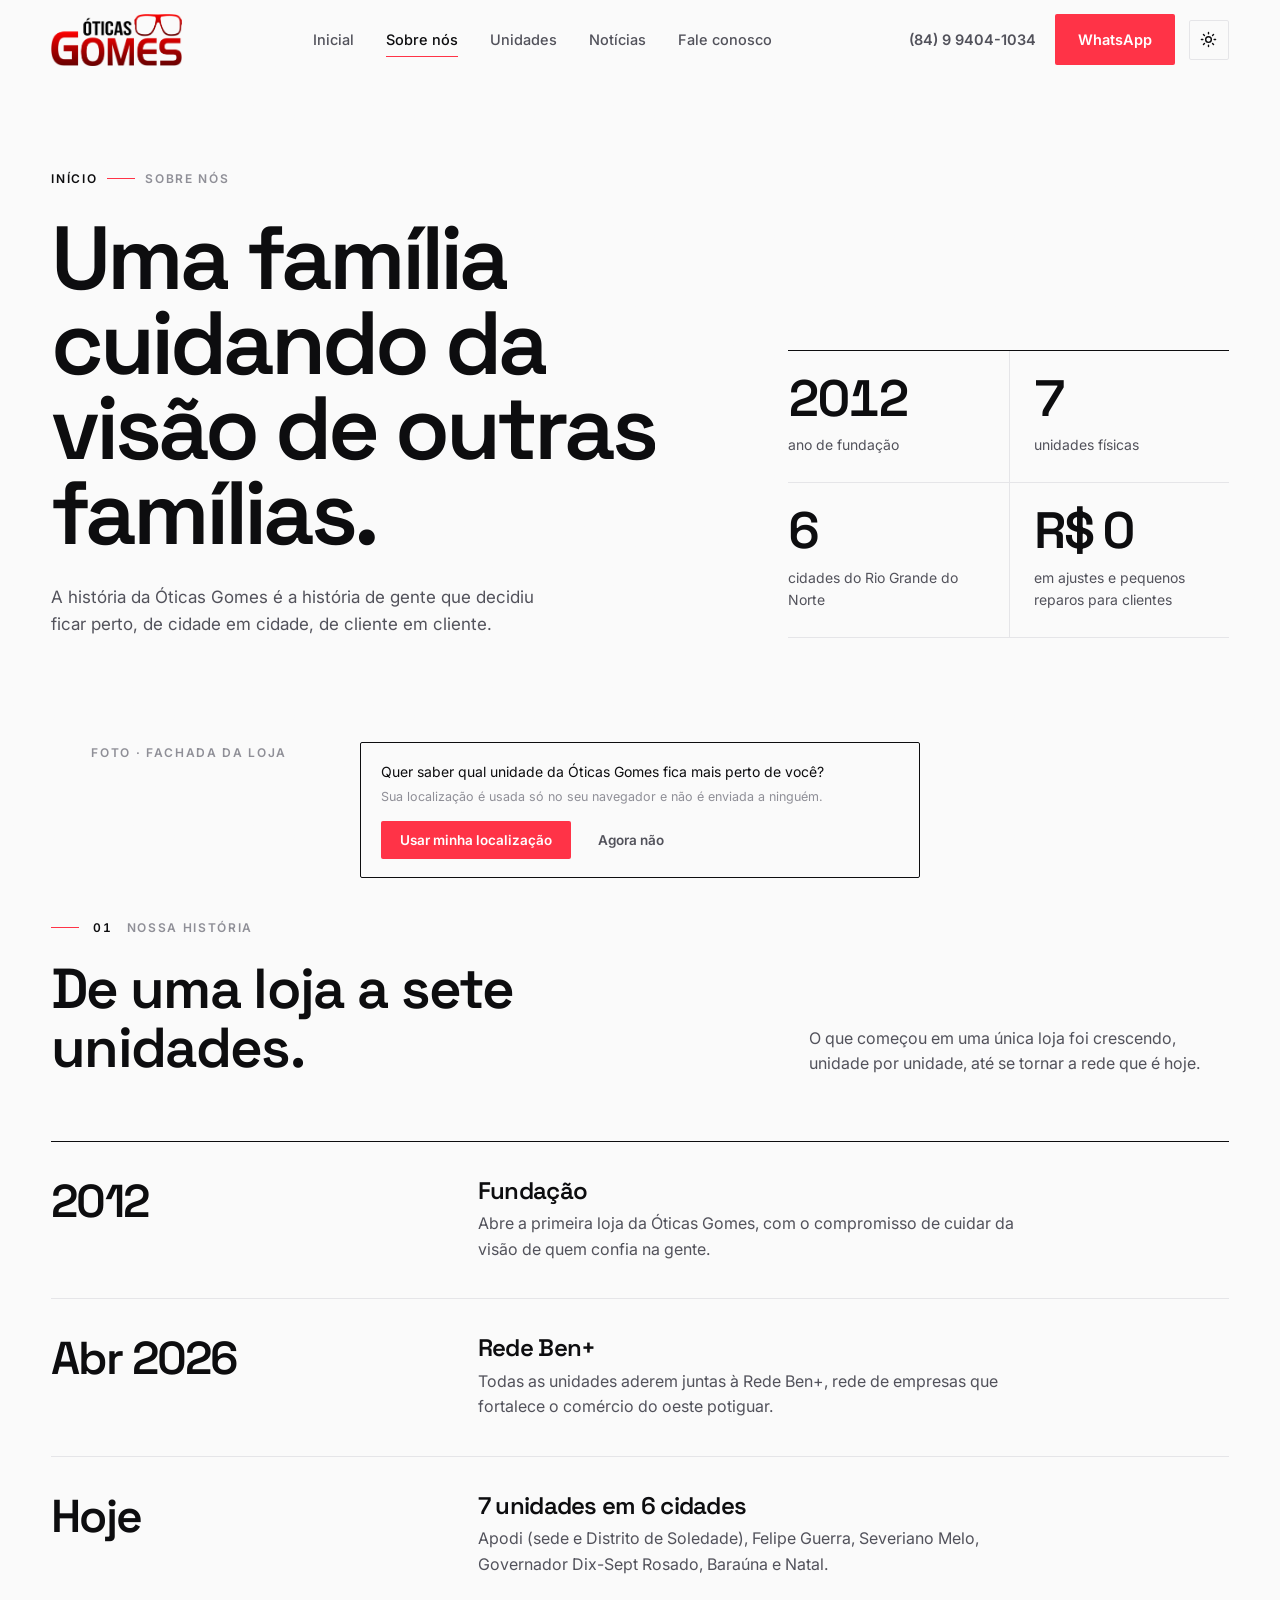
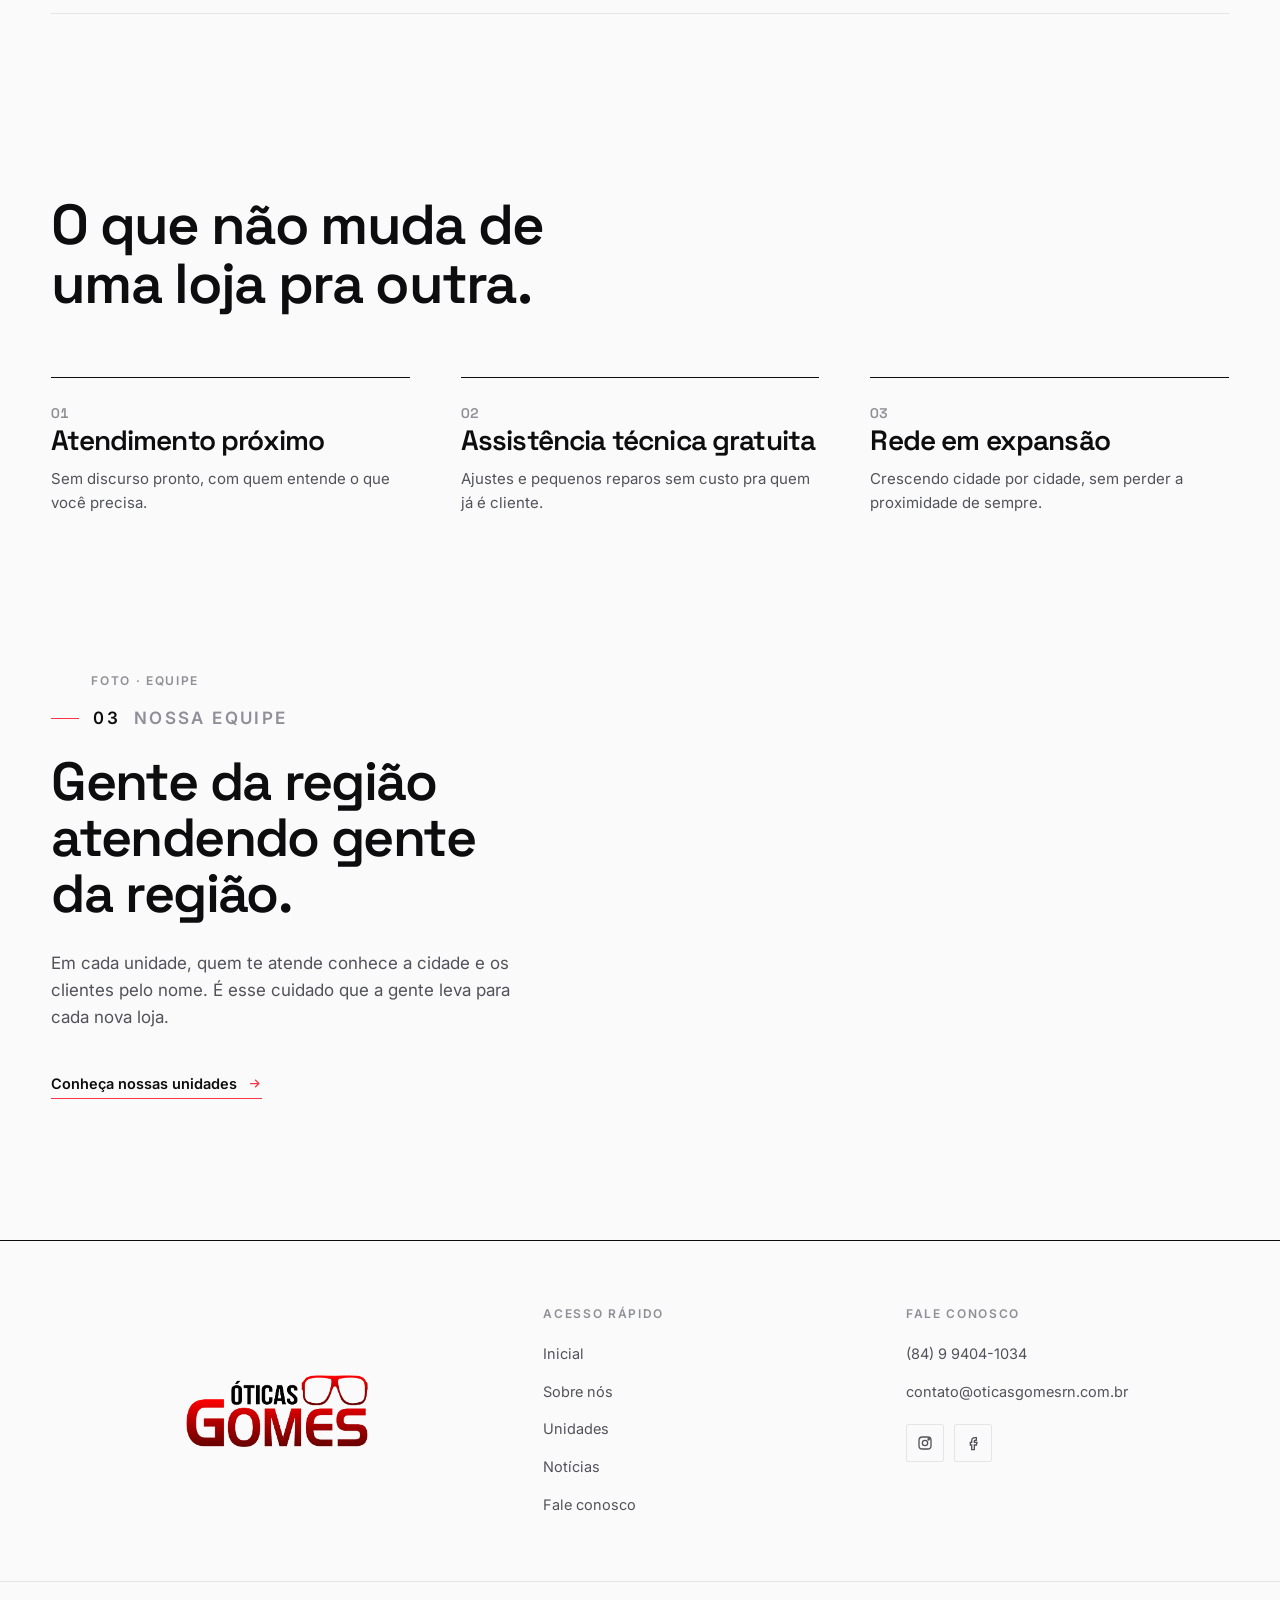
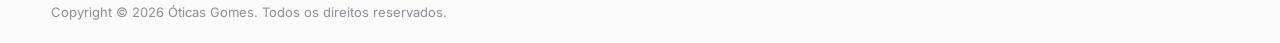
<file: sobre/index.html>
<!DOCTYPE html>
<html lang="pt-BR">
<head>
<meta charset="UTF-8">
<meta name="viewport" content="width=device-width, initial-scale=1.0">
<title>Sobre nós — Óticas Gomes</title>
<meta name="description" content="Conheça a história da Óticas Gomes: de uma loja em 2012 a uma rede com 7 unidades em 6 cidades do Rio Grande do Norte.">

<link rel="canonical" href="https://oticasgomesrn.com.br/sobre/">
<meta name="theme-color" content="#fafafa" media="(prefers-color-scheme: light)">
<meta name="theme-color" content="#0a0a0c" media="(prefers-color-scheme: dark)">
<meta property="og:type" content="website">
<meta property="og:site_name" content="Óticas Gomes">
<meta property="og:locale" content="pt_BR">
<meta property="og:title" content="Sobre nós — Óticas Gomes">
<meta property="og:description" content="Conheça a história da Óticas Gomes: de uma loja em 2012 a uma rede com 7 unidades em 6 cidades do Rio Grande do Norte.">
<meta property="og:url" content="https://oticasgomesrn.com.br/sobre/">
<meta property="og:image" content="https://oticasgomesrn.com.br/frontend/assets/og-image.jpg">
<meta property="og:image:width" content="1200">
<meta property="og:image:height" content="630">
<meta property="og:image:alt" content="Óticas Gomes — O bem-estar da sua visão. Desde 2012, 7 unidades no Rio Grande do Norte.">
<meta name="twitter:card" content="summary_large_image">

<link rel="icon" href="../frontend/assets/favicon.png" type="image/png">
<link rel="preconnect" href="https://fonts.googleapis.com">
<link rel="preconnect" href="https://fonts.gstatic.com" crossorigin>
<link href="https://fonts.googleapis.com/css2?family=Space+Grotesk:wght@500;600;700&family=Inter:wght@400;500;600;700;800&display=swap" rel="stylesheet">

<link rel="stylesheet" href="../frontend/css/global.css">
<link rel="stylesheet" href="../frontend/css/pages.css">

<script src="../frontend/js/theme.js"></script>
<script src="../frontend/js/site.js" defer></script>
<script src="../frontend/js/units.js" defer></script>
<script src="../frontend/js/posts.js" defer></script>
<script src="../frontend/js/components.js" defer></script>
<script src="../frontend/js/units-render.js" defer></script>
<script src="../frontend/js/nearby.js" defer></script>
<script src="../frontend/js/main.js" defer></script>
</head>
<body>

<site-header></site-header>

<main>

  <section class="page-hero">
    <div class="container page-hero__inner">
      <div>
        <p class="page-hero__breadcrumb overline" data-reveal>
          <a href="../">Início</a><span></span>Sobre nós
        </p>
        <h1 data-split>Uma família cuidando da visão de outras famílias.</h1>
        <p class="page-hero__lead" data-reveal data-reveal-delay="2">
          A história da Óticas Gomes é a história de gente que decidiu ficar perto,
          de cidade em cidade, de cliente em cliente.
        </p>
      </div>
      <dl class="facts rows" data-reveal data-reveal-delay="2">
        <div><dt>2012</dt><dd>ano de fundação</dd></div>
        <div><dt>7</dt><dd>unidades físicas</dd></div>
        <div><dt>6</dt><dd>cidades do Rio Grande do Norte</dd></div>
        <div><dt>R$ 0</dt><dd>em ajustes e pequenos reparos para clientes</dd></div>
      </dl>
    </div>
  </section>

  <section class="page-banner" aria-label="Foto da loja">
    <div class="container">
      <figure class="photo photo--parallax" style="--ratio: 21 / 9">
        <div class="photo__frame"><div class="photo__media photo__empty overline">Foto · fachada da loja</div></div>
      </figure>
    </div>
  </section>

  <section class="section">
    <div class="container">
      <div class="section-head">
        <div>
          <p class="eyebrow overline" data-reveal><span class="eyebrow__index">01</span> Nossa história</p>
          <h2 data-split>De uma loja a sete unidades.</h2>
        </div>
        <div class="section-head__aside" data-reveal data-reveal-delay="1">
          <p>O que começou em uma única loja foi crescendo, unidade por unidade, até se tornar a rede que é hoje.</p>
        </div>
      </div>

      <ol class="timeline rows">
        <li data-reveal>
          <time datetime="2012">2012</time>
          <div>
            <h3>Fundação</h3>
            <p>Abre a primeira loja da Óticas Gomes, com o compromisso de cuidar da visão de quem confia na gente.</p>
          </div>
        </li>
        <li data-reveal>
          <time datetime="2026-04">Abr 2026</time>
          <div>
            <h3>Rede Ben+</h3>
            <p>Todas as unidades aderem juntas à Rede Ben+, rede de empresas que fortalece o comércio do oeste potiguar.</p>
          </div>
        </li>
        <li data-reveal>
          <time>Hoje</time>
          <div>
            <h3>7 unidades em 6 cidades</h3>
            <p>Apodi (sede e Distrito de Soledade), Felipe Guerra, Severiano Melo, Governador Dix-Sept Rosado, Baraúna e Natal.</p>
          </div>
        </li>
      </ol>
    </div>
  </section>

  <section class="section">
    <div class="container">
      <div class="section-head">
        <div>
          <p class="eyebrow overline" data-reveal><span class="eyebrow__index">02</span> Missão e valores</p>
          <h2 data-split>O que não muda de uma loja pra outra.</h2>
        </div>
      </div>

      <ul class="pillars">
        <li data-reveal>
          <span class="index">01</span>
          <h3>Atendimento próximo</h3>
          <p>Sem discurso pronto, com quem entende o que você precisa.</p>
        </li>
        <li data-reveal data-reveal-delay="1">
          <span class="index">02</span>
          <h3>Assistência técnica gratuita</h3>
          <p>Ajustes e pequenos reparos sem custo pra quem já é cliente.</p>
        </li>
        <li data-reveal data-reveal-delay="2">
          <span class="index">03</span>
          <h3>Rede em expansão</h3>
          <p>Crescendo cidade por cidade, sem perder a proximidade de sempre.</p>
        </li>
      </ul>
    </div>
  </section>

  <section class="section">
    <div class="container feature">
      <figure class="photo photo--parallax" style="--ratio: 5 / 4">
        <div class="photo__frame"><div class="photo__media photo__empty overline">Foto · equipe</div></div>
      </figure>
      <div>
        <p class="eyebrow overline" data-reveal><span class="eyebrow__index">03</span> Nossa equipe</p>
        <h2 data-split>Gente da região atendendo gente da região.</h2>
        <p data-reveal>
          Em cada unidade, quem te atende conhece a cidade e os clientes pelo nome.
          É esse cuidado que a gente leva para cada nova loja.
        </p>
        <a class="link-more" href="../unidades/" data-reveal>
          Conheça nossas unidades
          <span class="icon icon--arrow" aria-hidden="true"></span>
        </a>
      </div>
    </div>
  </section>

</main>

<site-footer></site-footer>

</body>
</html>
</file>
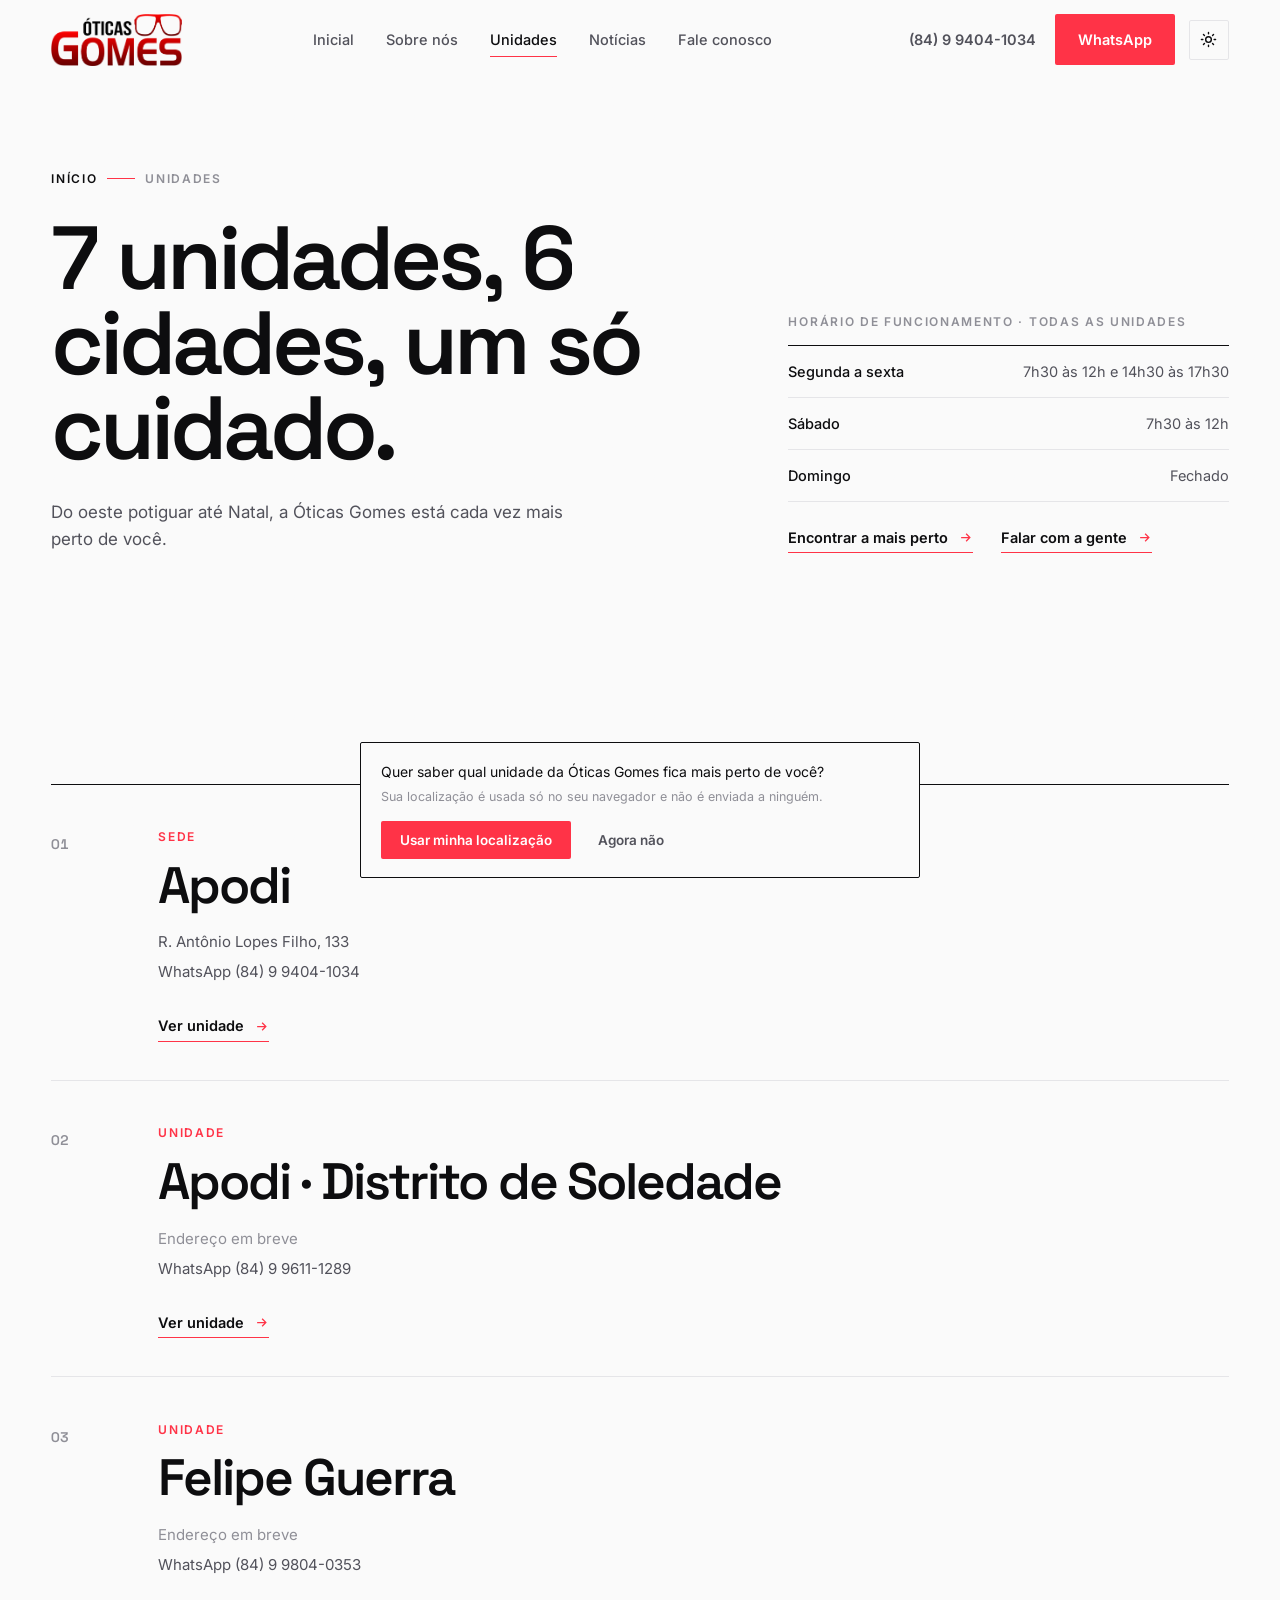
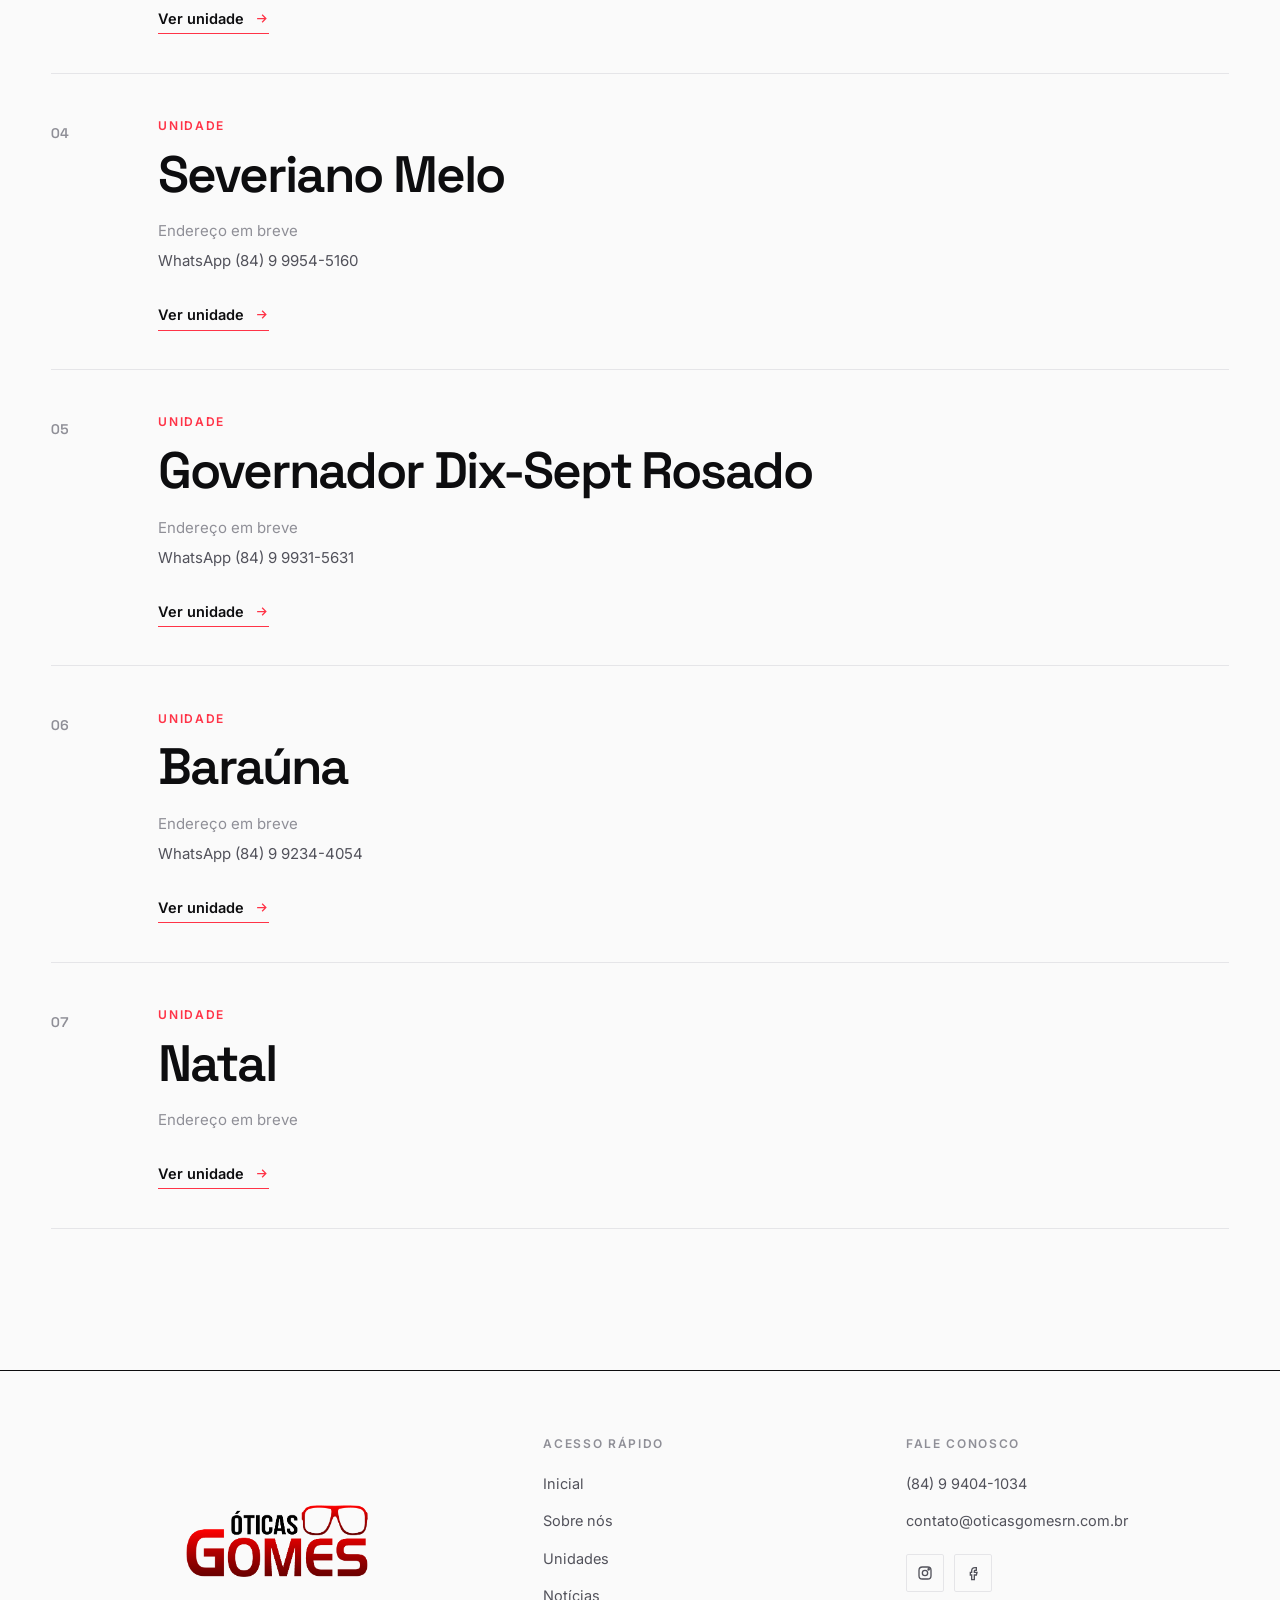
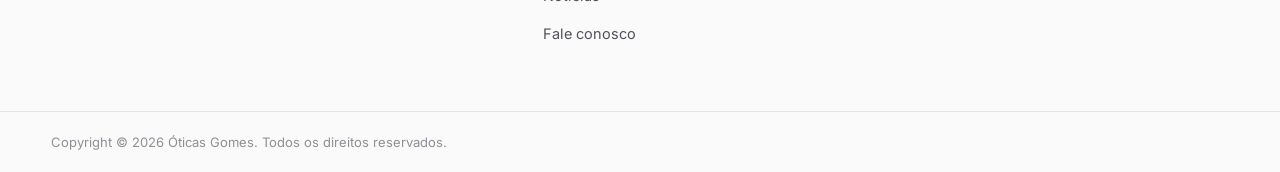
<file: unidades/index.html>
<!DOCTYPE html>
<html lang="pt-BR">
<head>
<meta charset="UTF-8">
<meta name="viewport" content="width=device-width, initial-scale=1.0">
<title>Unidades — Óticas Gomes</title>
<meta name="description" content="As 7 unidades da Óticas Gomes em 6 cidades do Rio Grande do Norte: Apodi (sede e distrito de Soledade), Felipe Guerra, Severiano Melo, Governador Dix-Sept Rosado, Baraúna e Natal.">

<link rel="canonical" href="https://oticasgomesrn.com.br/unidades/">
<meta name="theme-color" content="#fafafa" media="(prefers-color-scheme: light)">
<meta name="theme-color" content="#0a0a0c" media="(prefers-color-scheme: dark)">
<meta property="og:type" content="website">
<meta property="og:site_name" content="Óticas Gomes">
<meta property="og:locale" content="pt_BR">
<meta property="og:title" content="Unidades — Óticas Gomes">
<meta property="og:description" content="As 7 unidades da Óticas Gomes em 6 cidades do Rio Grande do Norte: Apodi (sede e distrito de Soledade), Felipe Guerra, Severiano Melo, Governador Dix-Sept Rosado, Baraúna e Natal.">
<meta property="og:url" content="https://oticasgomesrn.com.br/unidades/">
<meta property="og:image" content="https://oticasgomesrn.com.br/frontend/assets/og-image.jpg">
<meta property="og:image:width" content="1200">
<meta property="og:image:height" content="630">
<meta property="og:image:alt" content="Óticas Gomes — O bem-estar da sua visão. Desde 2012, 7 unidades no Rio Grande do Norte.">
<meta name="twitter:card" content="summary_large_image">

<link rel="icon" href="../frontend/assets/favicon.png" type="image/png">
<link rel="preconnect" href="https://fonts.googleapis.com">
<link rel="preconnect" href="https://fonts.gstatic.com" crossorigin>
<link href="https://fonts.googleapis.com/css2?family=Space+Grotesk:wght@500;600;700&family=Inter:wght@400;500;600;700;800&display=swap" rel="stylesheet">

<link rel="stylesheet" href="../frontend/css/global.css">
<link rel="stylesheet" href="../frontend/css/pages.css">

<script src="../frontend/js/theme.js"></script>
<script src="../frontend/js/site.js" defer></script>
<script src="../frontend/js/units.js" defer></script>
<script src="../frontend/js/posts.js" defer></script>
<script src="../frontend/js/components.js" defer></script>
<script src="../frontend/js/units-render.js" defer></script>
<script src="../frontend/js/nearby.js" defer></script>
<script src="../frontend/js/main.js" defer></script>
</head>
<body>

<site-header></site-header>

<main>

  <section class="page-hero">
    <div class="container page-hero__inner">
      <div>
        <p class="page-hero__breadcrumb overline" data-reveal>
          <a href="../">Início</a><span></span>Unidades
        </p>
        <h1 data-split>7 unidades, 6 cidades, um só cuidado.</h1>
        <p class="page-hero__lead" data-reveal data-reveal-delay="2">
          Do oeste potiguar até Natal, a Óticas Gomes está cada vez mais perto de você.
        </p>
      </div>
      <div data-reveal data-reveal-delay="2">
        <p class="page-hero__label overline">Horário de funcionamento · todas as unidades</p>
        <site-hours></site-hours>
        <div class="page-hero__links">
          <button class="link-more" type="button" data-nearby>
            Encontrar a mais perto
            <span class="icon icon--arrow" aria-hidden="true"></span>
          </button>
          <a class="link-more" href="../contato/">
            Falar com a gente
            <span class="icon icon--arrow" aria-hidden="true"></span>
          </a>
        </div>
      </div>
    </div>
  </section>

  <section class="section">
    <div class="container">
      <ol class="units rows" data-units-list></ol>
    </div>
  </section>

</main>

<site-footer></site-footer>

</body>
</html>
</file>
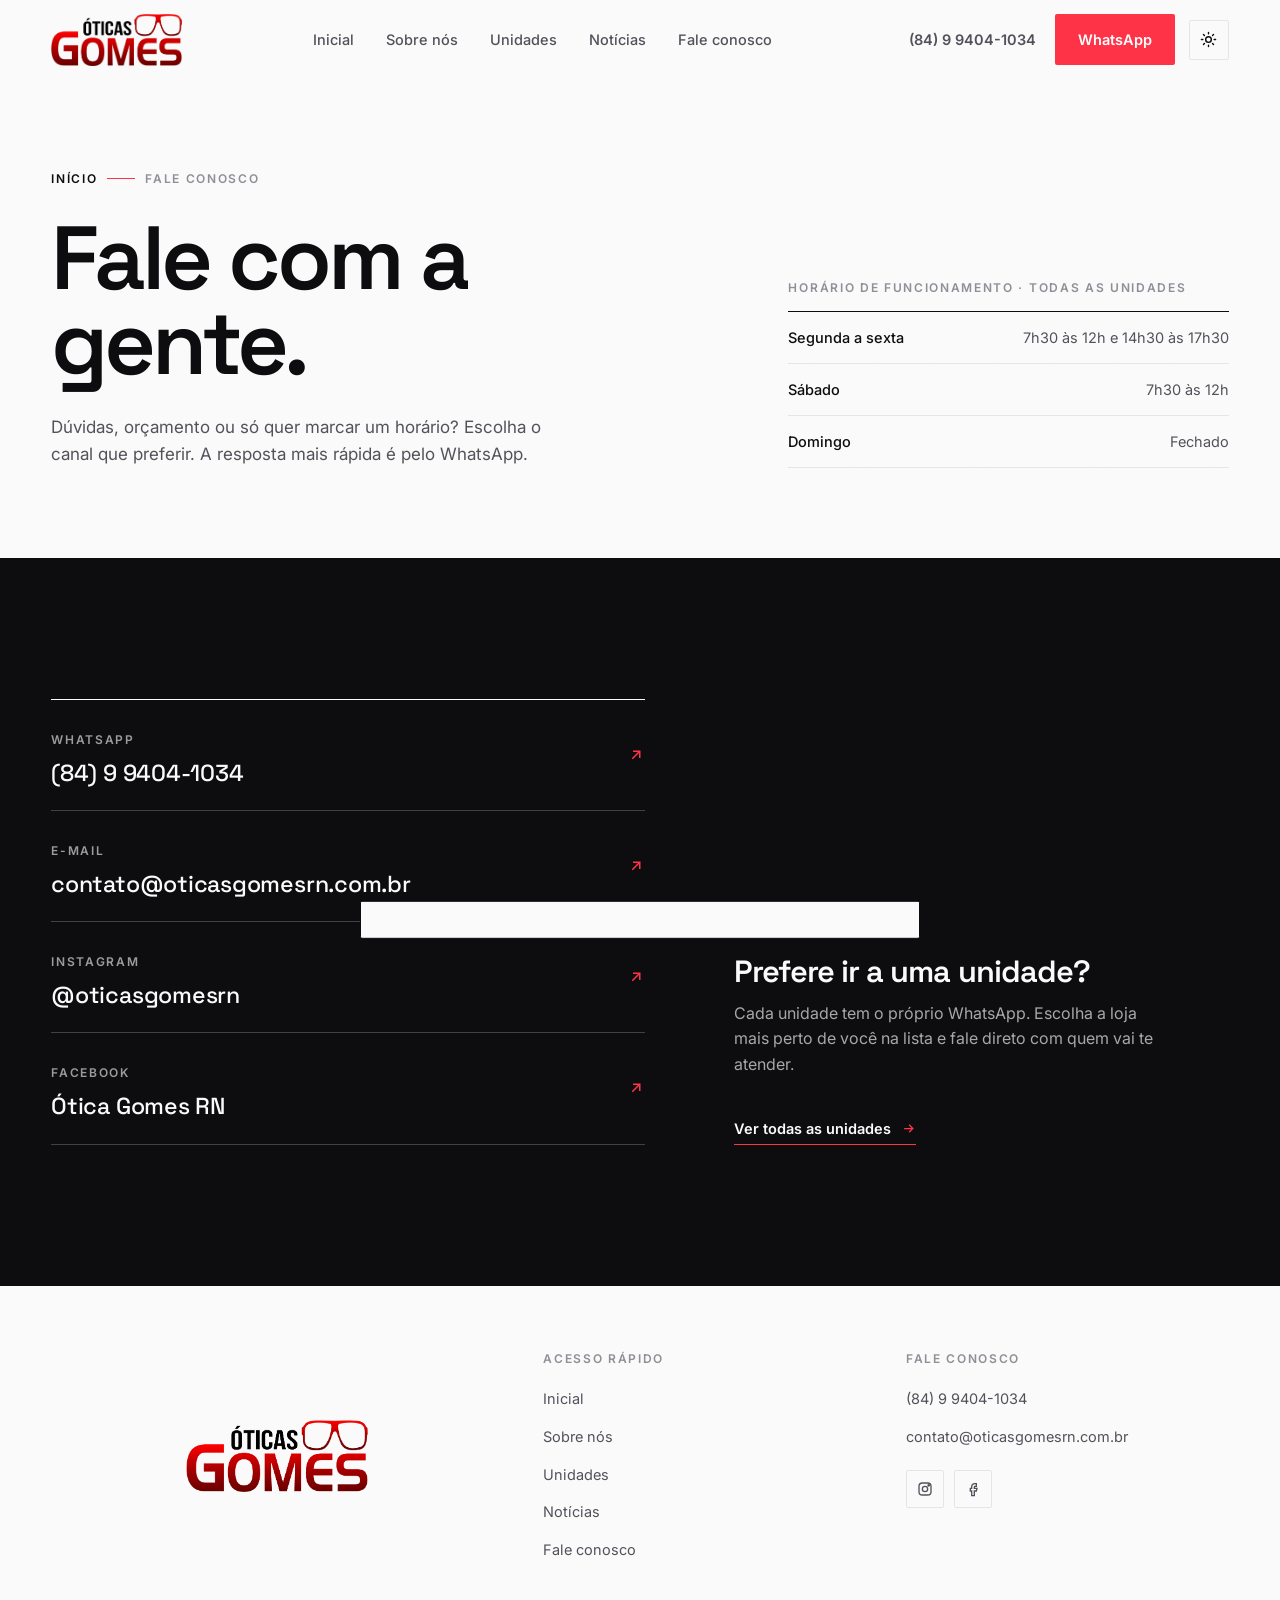
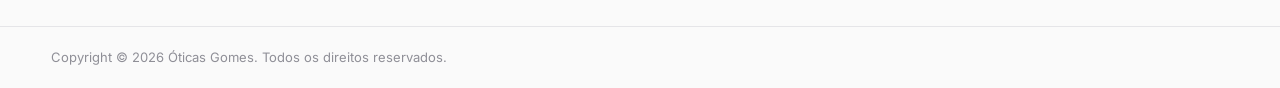
<file: frontend/html/contato.html>
<!DOCTYPE html>
<html lang="pt-BR">
<head>
<meta charset="UTF-8">
<meta name="viewport" content="width=device-width, initial-scale=1.0">
<title>Fale conosco — Óticas Gomes</title>
<meta name="description" content="Fale com a Óticas Gomes por WhatsApp, telefone, e-mail ou redes sociais. Veja também o horário de funcionamento das unidades.">

<link rel="canonical" href="https://oticasgomesrn.com.br/contato/">
<meta name="theme-color" content="#fafafa" media="(prefers-color-scheme: light)">
<meta name="theme-color" content="#0a0a0c" media="(prefers-color-scheme: dark)">
<meta property="og:type" content="website">
<meta property="og:site_name" content="Óticas Gomes">
<meta property="og:locale" content="pt_BR">
<meta property="og:title" content="Fale conosco — Óticas Gomes">
<meta property="og:description" content="Fale com a Óticas Gomes por WhatsApp, telefone, e-mail ou redes sociais. Veja também o horário de funcionamento das unidades.">
<meta property="og:url" content="https://oticasgomesrn.com.br/contato/">
<meta property="og:image" content="https://oticasgomesrn.com.br/frontend/assets/og-image.jpg">
<meta property="og:image:width" content="1200">
<meta property="og:image:height" content="630">
<meta property="og:image:alt" content="Óticas Gomes — O bem-estar da sua visão. Desde 2012, 7 unidades no Rio Grande do Norte.">
<meta name="twitter:card" content="summary_large_image">

<link rel="icon" href="/frontend/assets/favicon.webp" type="image/webp">
<link rel="preconnect" href="https://fonts.googleapis.com">
<link rel="preconnect" href="https://fonts.gstatic.com" crossorigin>
<link href="https://fonts.googleapis.com/css2?family=Space+Grotesk:wght@500;600;700&family=Inter:wght@400;500;600;700;800&display=swap" rel="stylesheet">

<link rel="stylesheet" href="/frontend/css/global.css">
<link rel="stylesheet" href="/frontend/css/pages.css">

<script src="/frontend/js/theme.js"></script>
<script src="/frontend/js/site.js" defer></script>
<script src="/frontend/js/units.js" defer></script>
<script src="/frontend/js/posts.js" defer></script>
<script src="/frontend/js/components.js" defer></script>
<script src="/frontend/js/units-render.js" defer></script>
<script src="/frontend/js/nearby.js" defer></script>
<script src="/frontend/js/main.js" defer></script>
</head>
<body>

<site-header></site-header>

<main>

  <section class="page-hero">
    <div class="container page-hero__inner">
      <div>
        <p class="page-hero__breadcrumb overline" data-reveal>
          <a href="/">Início</a><span></span>Fale conosco
        </p>
        <h1 data-split>Fale com a gente.</h1>
        <p class="page-hero__lead" data-reveal data-reveal-delay="2">
          Dúvidas, orçamento ou só quer marcar um horário? Escolha o canal que preferir.
          A resposta mais rápida é pelo WhatsApp.
        </p>
      </div>
      <div data-reveal data-reveal-delay="2">
        <p class="page-hero__label overline">Horário de funcionamento · todas as unidades</p>
        <site-hours></site-hours>
      </div>
    </div>
  </section>

  <section class="cta">
    <div class="container cta__inner">
      <site-contacts channels="whatsapp email instagram facebook" data-reveal></site-contacts>

      <div class="cta__aside" data-reveal data-reveal-delay="1">
        <h3>Prefere ir a uma unidade?</h3>
        <p>
          Cada unidade tem o próprio WhatsApp. Escolha a loja mais perto de você
          na lista e fale direto com quem vai te atender.
        </p>
        <a class="link-more" href="/unidades/">
          Ver todas as unidades
          <span class="icon icon--arrow" aria-hidden="true"></span>
        </a>
      </div>
    </div>
  </section>

</main>

<site-footer></site-footer>

</body>
</html>
</file>
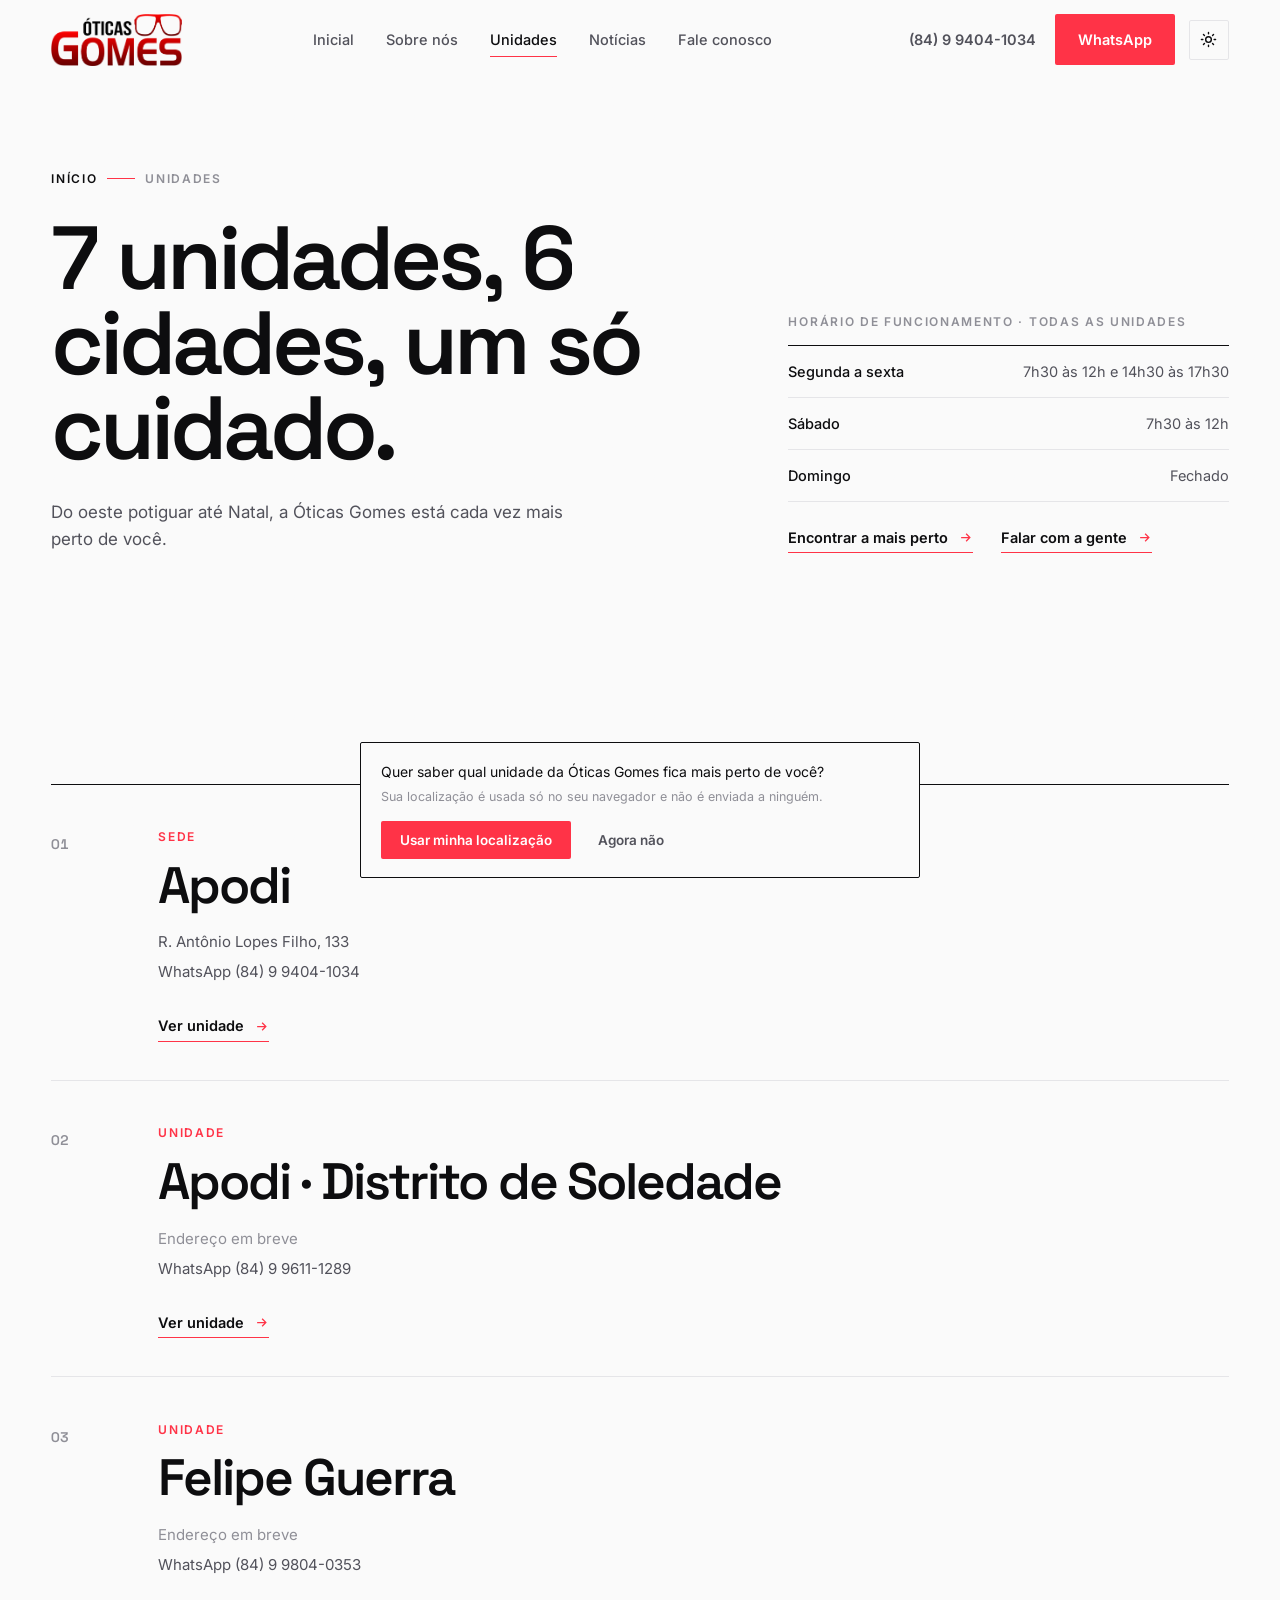
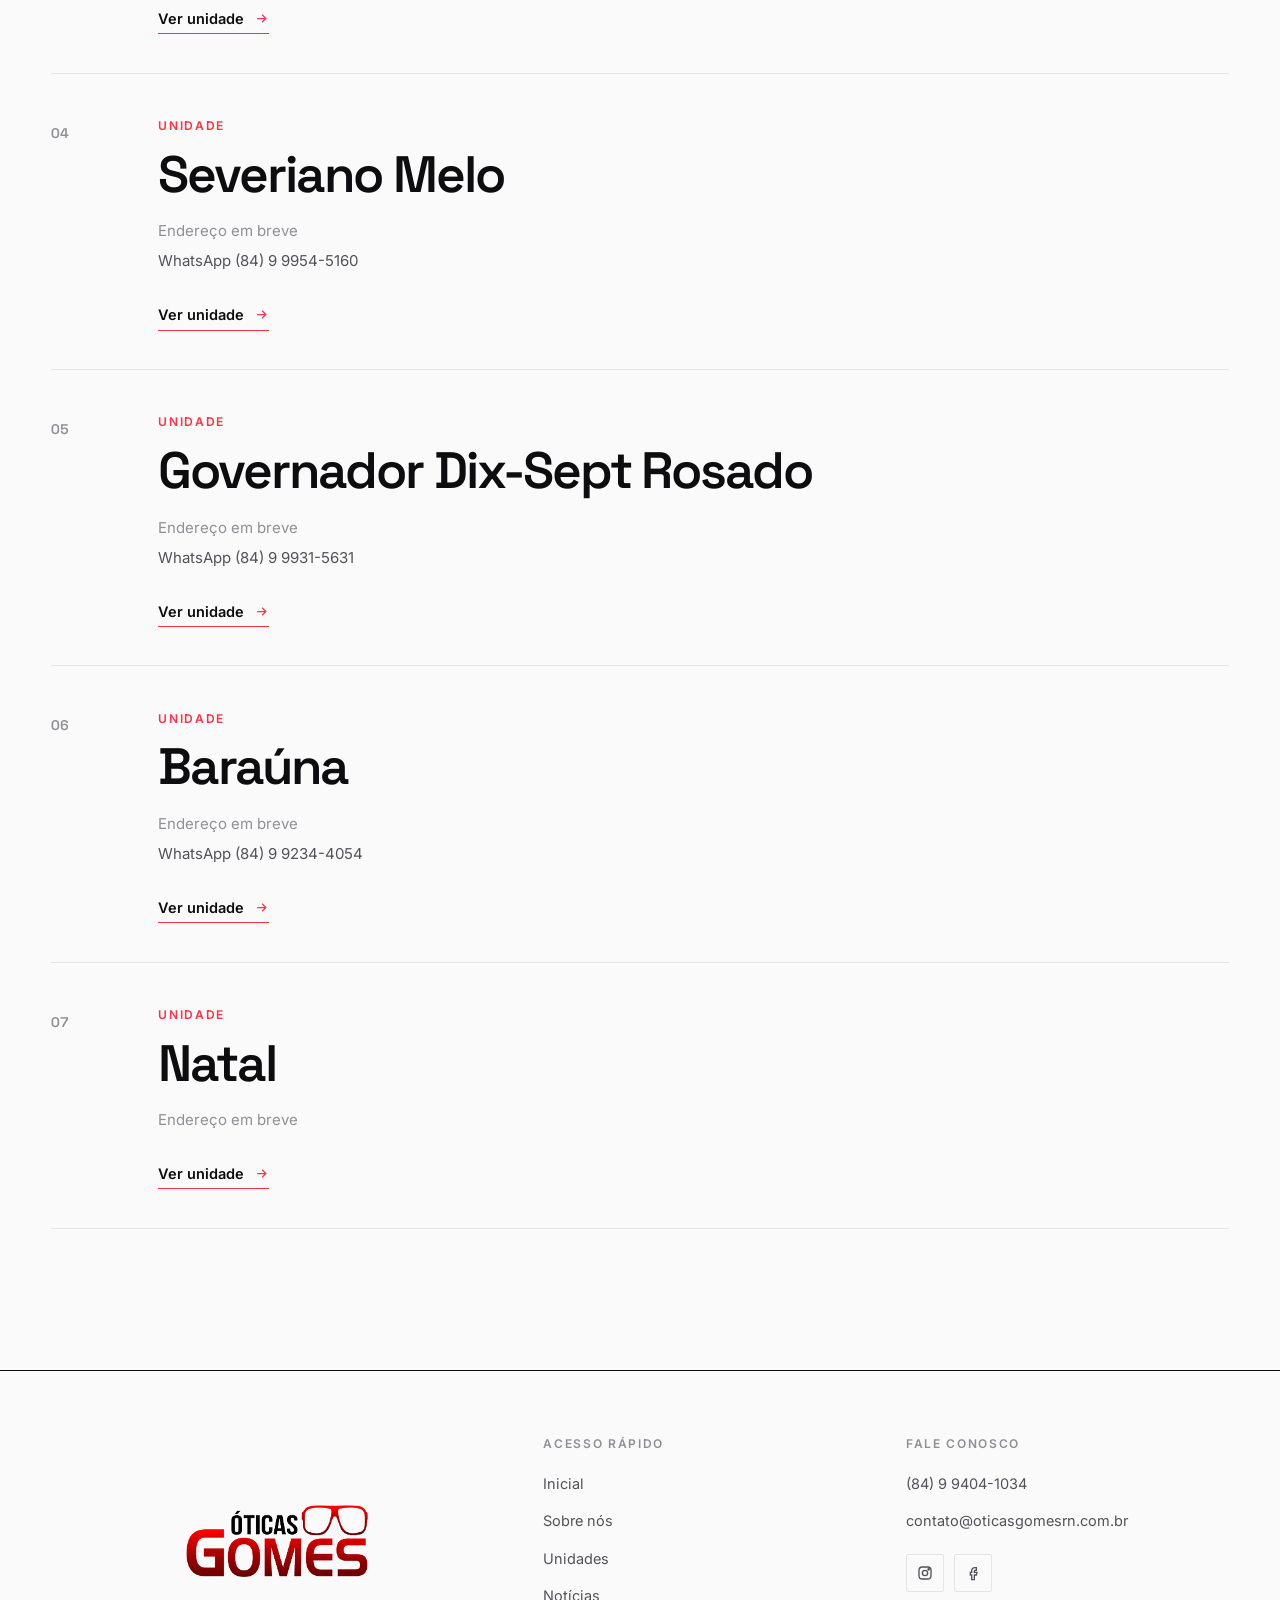
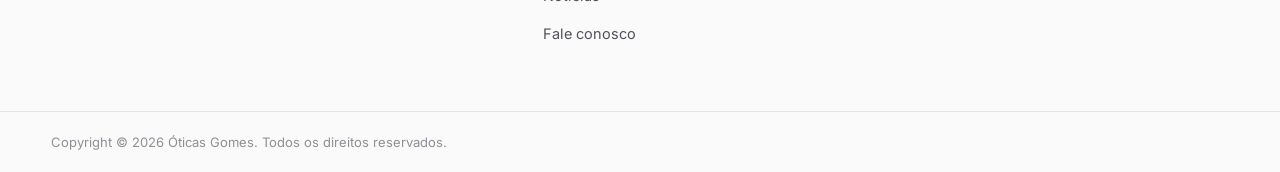
<file: frontend/html/loja.html>
<!DOCTYPE html>
<html lang="pt-BR">
<head>
<meta charset="UTF-8">
<meta name="viewport" content="width=device-width, initial-scale=1.0">
<title>Unidade — Óticas Gomes</title>
<meta name="description" content="Endereço, WhatsApp e horário das unidades da Óticas Gomes no Rio Grande do Norte.">

<meta name="theme-color" content="#fafafa" media="(prefers-color-scheme: light)">
<meta name="theme-color" content="#0a0a0c" media="(prefers-color-scheme: dark)">
<meta property="og:type" content="website">
<meta property="og:site_name" content="Óticas Gomes">
<meta property="og:locale" content="pt_BR">
<meta property="og:title" content="Unidades — Óticas Gomes">
<meta property="og:description" content="Endereço, WhatsApp e horário das unidades da Óticas Gomes no Rio Grande do Norte.">
<meta property="og:url" content="https://oticasgomesrn.com.br/loja/">
<meta property="og:image" content="https://oticasgomesrn.com.br/frontend/assets/og-image.jpg">
<meta property="og:image:width" content="1200">
<meta property="og:image:height" content="630">
<meta property="og:image:alt" content="Óticas Gomes — O bem-estar da sua visão. Desde 2012, 7 unidades no Rio Grande do Norte.">
<meta name="twitter:card" content="summary_large_image">

<link rel="icon" href="/frontend/assets/favicon.webp" type="image/webp">
<link rel="preconnect" href="https://fonts.googleapis.com">
<link rel="preconnect" href="https://fonts.gstatic.com" crossorigin>
<link href="https://fonts.googleapis.com/css2?family=Space+Grotesk:wght@500;600;700&family=Inter:wght@400;500;600;700;800&display=swap" rel="stylesheet">

<link rel="stylesheet" href="/frontend/css/global.css">
<link rel="stylesheet" href="/frontend/css/pages.css">

<script src="/frontend/js/theme.js"></script>
<script src="/frontend/js/site.js" defer></script>
<script src="/frontend/js/units.js" defer></script>
<script src="/frontend/js/posts.js" defer></script>
<script src="/frontend/js/components.js" defer></script>
<script src="/frontend/js/units-render.js" defer></script>
<script src="/frontend/js/nearby.js" defer></script>
<script src="/frontend/js/main.js" defer></script>
</head>
<body>

<site-header></site-header>

<main data-unit-page>

  <section class="page-hero">
    <div class="container page-hero__inner">
      <div>
        <p class="page-hero__breadcrumb overline" data-reveal>
          <a href="/">Início</a><span></span><a href="/unidades/">Unidades</a><span></span><span data-unit="name"></span>
        </p>
        <p class="unit-hero__tag overline overline--accent" data-reveal data-unit="tag"></p>
        <h1 data-split data-unit="name"></h1>
        <p class="page-hero__lead" data-reveal data-reveal-delay="2">
          <span data-unit="description"></span> O mesmo atendimento próximo de sempre, com assistência técnica gratuita para clientes.
        </p>
        <div class="page-hero__actions" data-reveal data-reveal-delay="3">
          <a class="btn btn--primary btn--lg" href="https://wa.me/5584994041034" target="_blank" rel="noopener" data-whatsapp>
            Falar no WhatsApp
            <span class="icon icon--arrow" aria-hidden="true"></span>
          </a>
          <a class="btn btn--outline btn--lg" href="#endereco">Endereço e contato</a>
        </div>
      </div>
      <div data-reveal data-reveal-delay="2">
        <p class="page-hero__label overline">Horário de funcionamento</p>
        <site-hours></site-hours>
      </div>
    </div>
  </section>

  <section class="section" id="endereco">
    <div class="container">
      <div class="section-head">
        <div>
          <p class="eyebrow overline" data-reveal>Como chegar</p>
          <h2 data-split>Endereço e contato</h2>
        </div>
      </div>

      <dl class="details__list rows" data-reveal>
        <div><dt class="overline">Endereço</dt><dd data-unit="address"></dd></div>
        <div><dt class="overline">Cidade</dt><dd data-unit="city"></dd></div>
        <div hidden><dt class="overline">Distância</dt><dd data-unit="distance"></dd></div>
        <div><dt class="overline" data-unit="whatsapp-label"></dt><dd data-unit="whatsapp"></dd></div>
      </dl>
    </div>
  </section>

  <section class="section">
    <div class="container">
      <div class="section-head">
        <div>
          <p class="eyebrow overline" data-reveal>Outras unidades</p>
          <h2 data-split>Mais perto de você</h2>
        </div>
        <div class="section-head__aside" data-reveal data-reveal-delay="1">
          <a class="link-more" href="/unidades/">
            Ver todas as unidades
            <span class="icon icon--arrow" aria-hidden="true"></span>
          </a>
        </div>
      </div>

      <ul class="cities rows" data-unit="others"></ul>
    </div>
  </section>

  <section class="cta">
    <div class="container cta__inner">
      <div>
        <p class="eyebrow overline" data-reveal>Fale conosco</p>
        <h2 data-split>Vai passar na loja? Chama a gente antes.</h2>
      </div>

      <site-contacts channels="whatsapp instagram" data-reveal data-reveal-delay="1"></site-contacts>
    </div>
  </section>

</main>

<site-footer></site-footer>

</body>
</html>
</file>
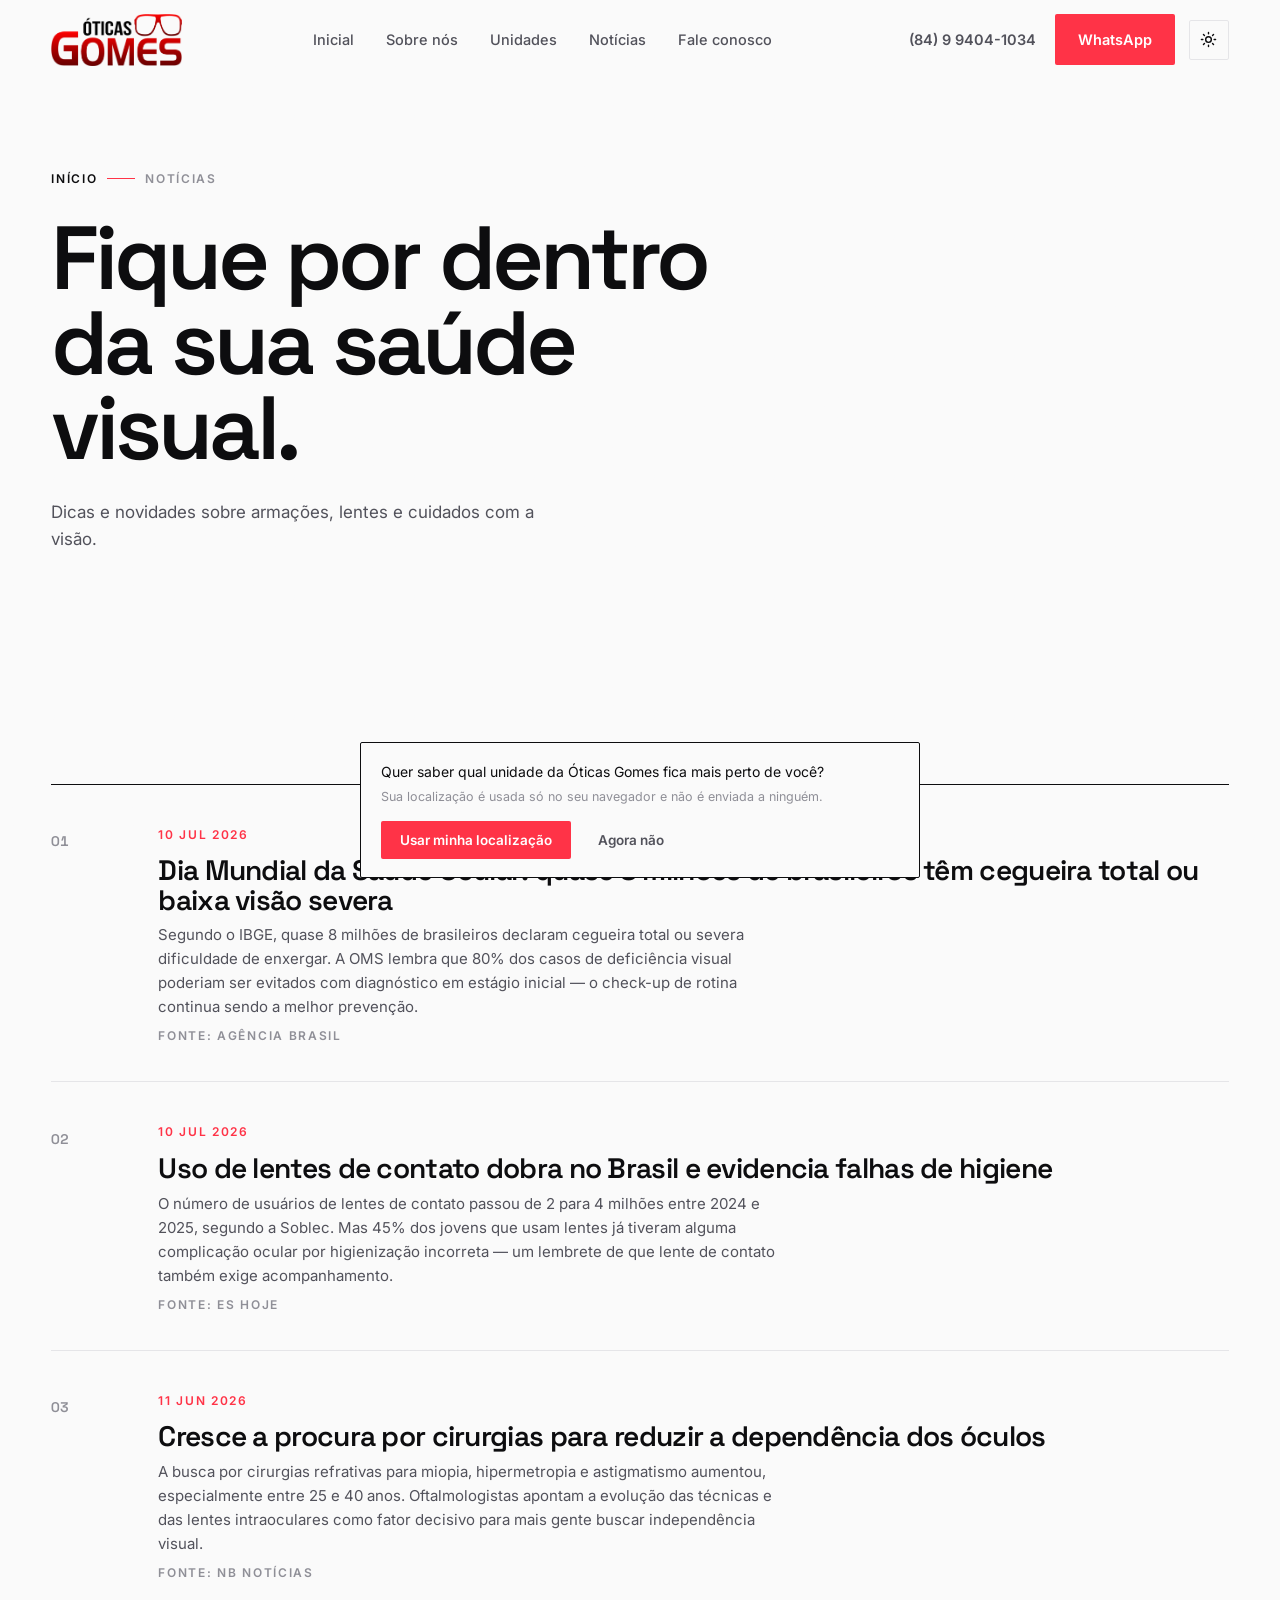
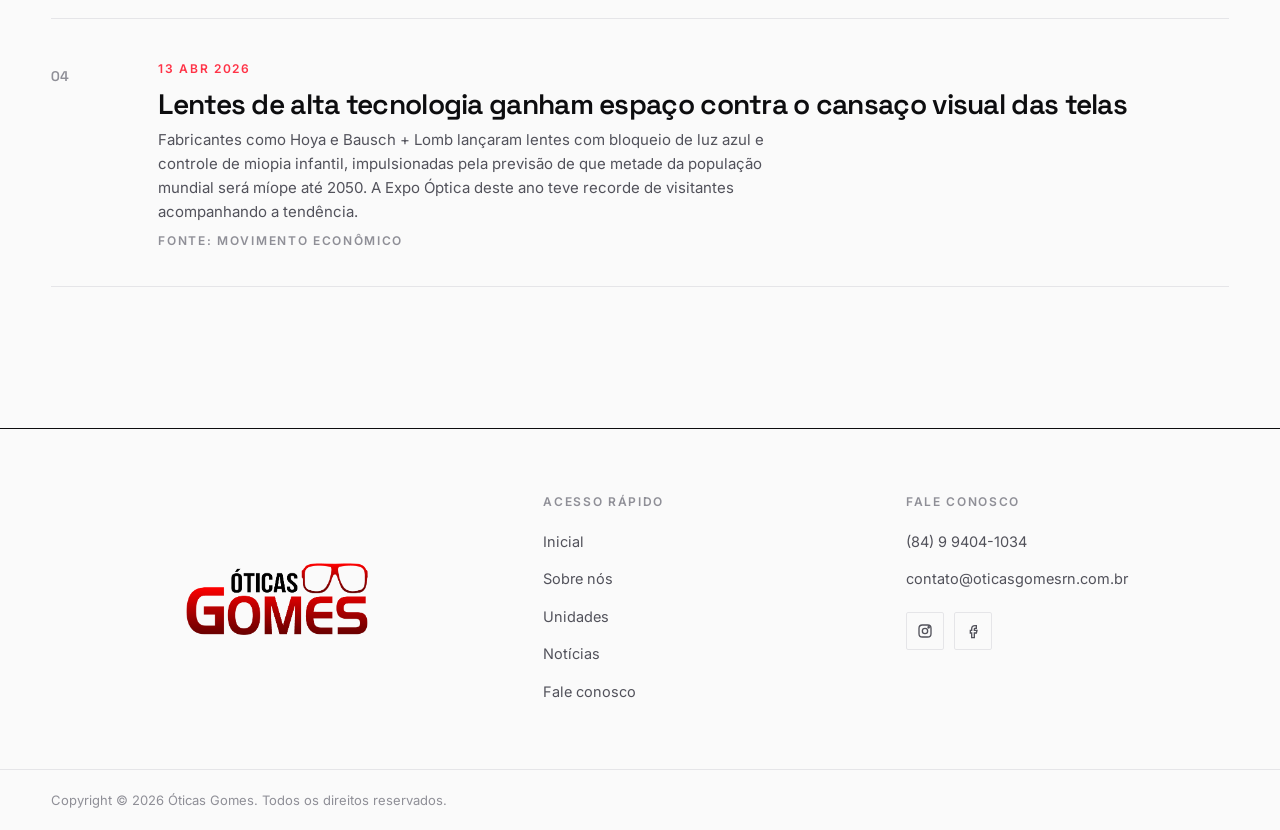
<file: frontend/html/noticias.html>
<!DOCTYPE html>
<html lang="pt-BR">
<head>
<meta charset="UTF-8">
<meta name="viewport" content="width=device-width, initial-scale=1.0">
<title>Notícias — Óticas Gomes</title>
<meta name="description" content="Dicas e novidades sobre saúde ocular, armações e lentes, direto da Óticas Gomes.">

<link rel="canonical" href="https://oticasgomesrn.com.br/noticias/">
<meta name="theme-color" content="#fafafa" media="(prefers-color-scheme: light)">
<meta name="theme-color" content="#0a0a0c" media="(prefers-color-scheme: dark)">
<meta property="og:type" content="website">
<meta property="og:site_name" content="Óticas Gomes">
<meta property="og:locale" content="pt_BR">
<meta property="og:title" content="Notícias — Óticas Gomes">
<meta property="og:description" content="Dicas e novidades sobre saúde ocular, armações e lentes, direto da Óticas Gomes.">
<meta property="og:url" content="https://oticasgomesrn.com.br/noticias/">
<meta property="og:image" content="https://oticasgomesrn.com.br/frontend/assets/og-image.jpg">
<meta property="og:image:width" content="1200">
<meta property="og:image:height" content="630">
<meta property="og:image:alt" content="Óticas Gomes — O bem-estar da sua visão. Desde 2012, 7 unidades no Rio Grande do Norte.">
<meta name="twitter:card" content="summary_large_image">

<link rel="icon" href="/frontend/assets/favicon.webp" type="image/webp">
<link rel="preconnect" href="https://fonts.googleapis.com">
<link rel="preconnect" href="https://fonts.gstatic.com" crossorigin>
<link href="https://fonts.googleapis.com/css2?family=Space+Grotesk:wght@500;600;700&family=Inter:wght@400;500;600;700;800&display=swap" rel="stylesheet">

<link rel="stylesheet" href="/frontend/css/global.css">
<link rel="stylesheet" href="/frontend/css/pages.css">

<script src="/frontend/js/theme.js"></script>
<script src="/frontend/js/site.js" defer></script>
<script src="/frontend/js/units.js" defer></script>
<script src="/frontend/js/posts.js" defer></script>
<script src="/frontend/js/components.js" defer></script>
<script src="/frontend/js/units-render.js" defer></script>
<script src="/frontend/js/nearby.js" defer></script>
<script src="/frontend/js/main.js" defer></script>
</head>
<body>

<site-header></site-header>

<main>

  <section class="page-hero">
    <div class="container">
      <p class="page-hero__breadcrumb overline" data-reveal>
        <a href="/">Início</a><span></span>Notícias
      </p>
      <h1 data-split>Fique por dentro da sua saúde visual.</h1>
      <p class="page-hero__lead" data-reveal data-reveal-delay="2">
        Dicas e novidades sobre armações, lentes e cuidados com a visão.
      </p>
    </div>
  </section>

  <section class="section">
    <div class="container">
      <div class="rows" data-posts></div>
    </div>
  </section>

</main>

<site-footer></site-footer>

</body>
</html>
</file>
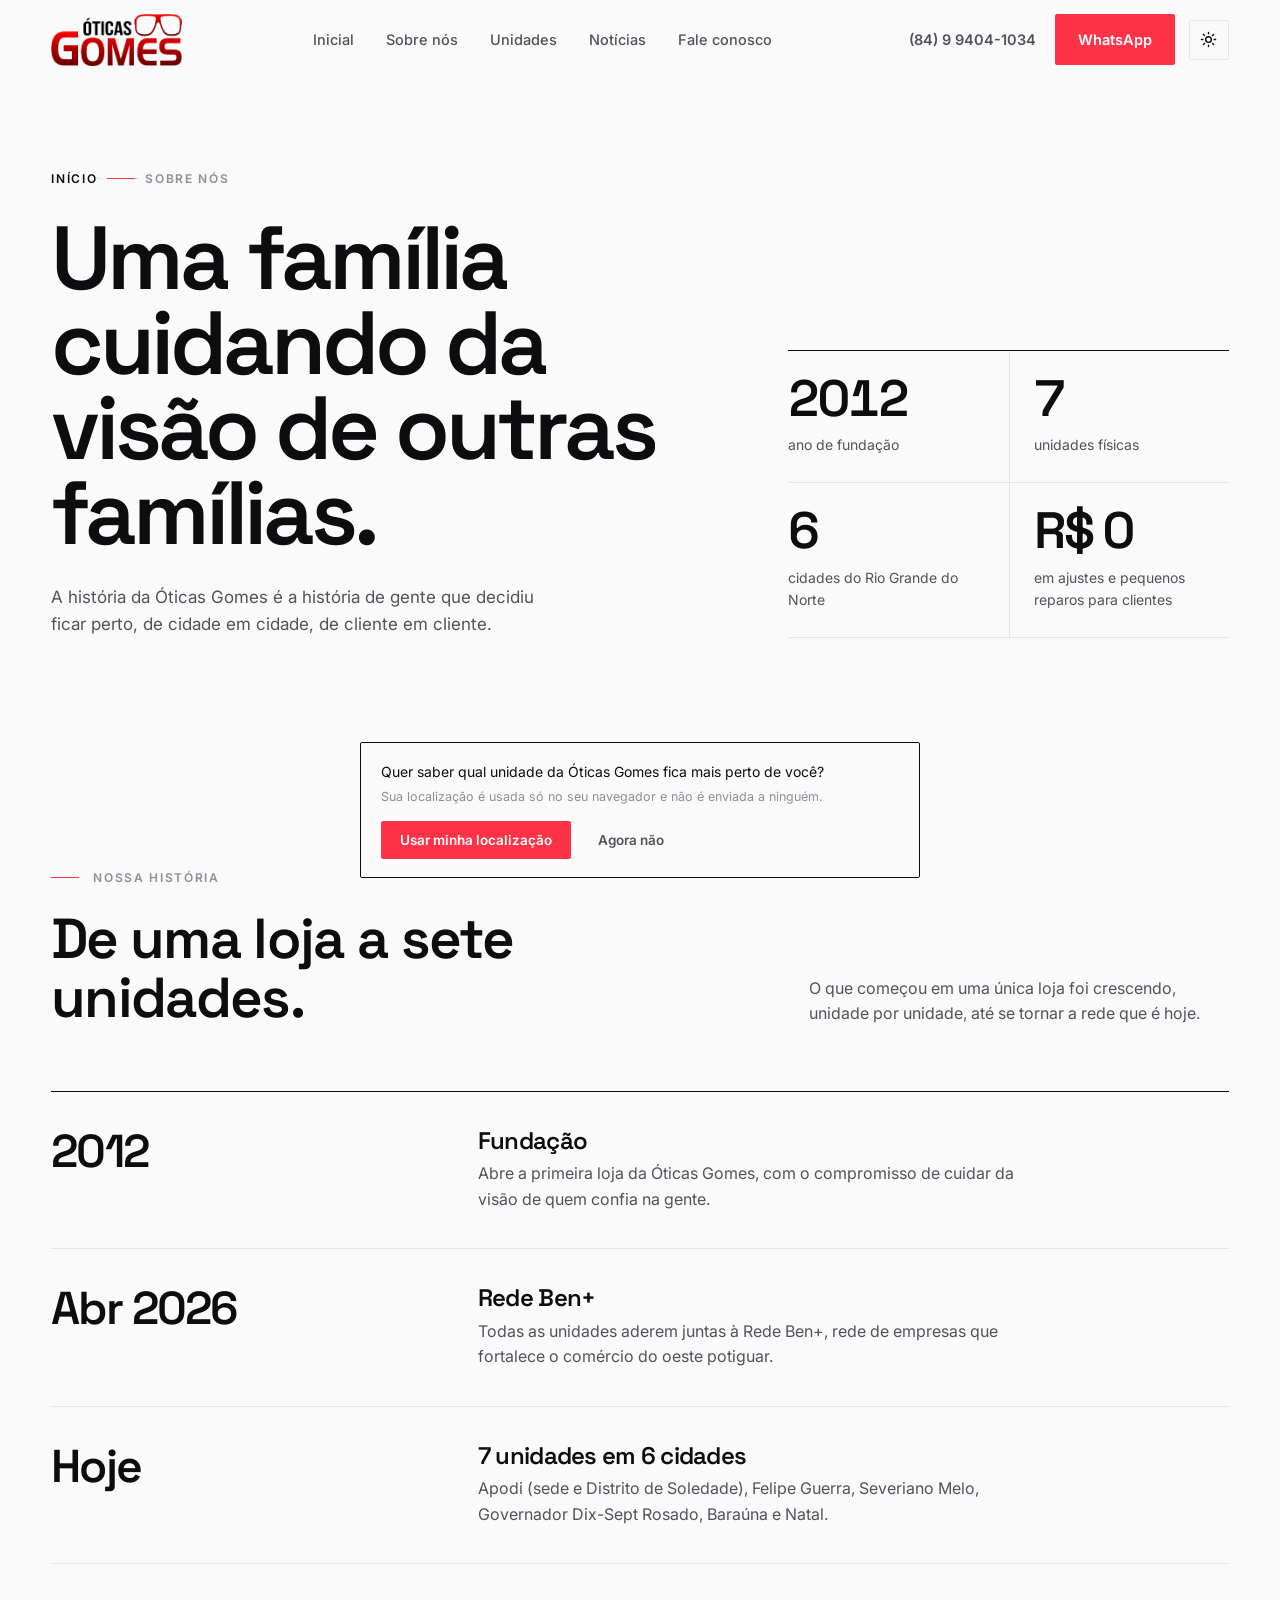
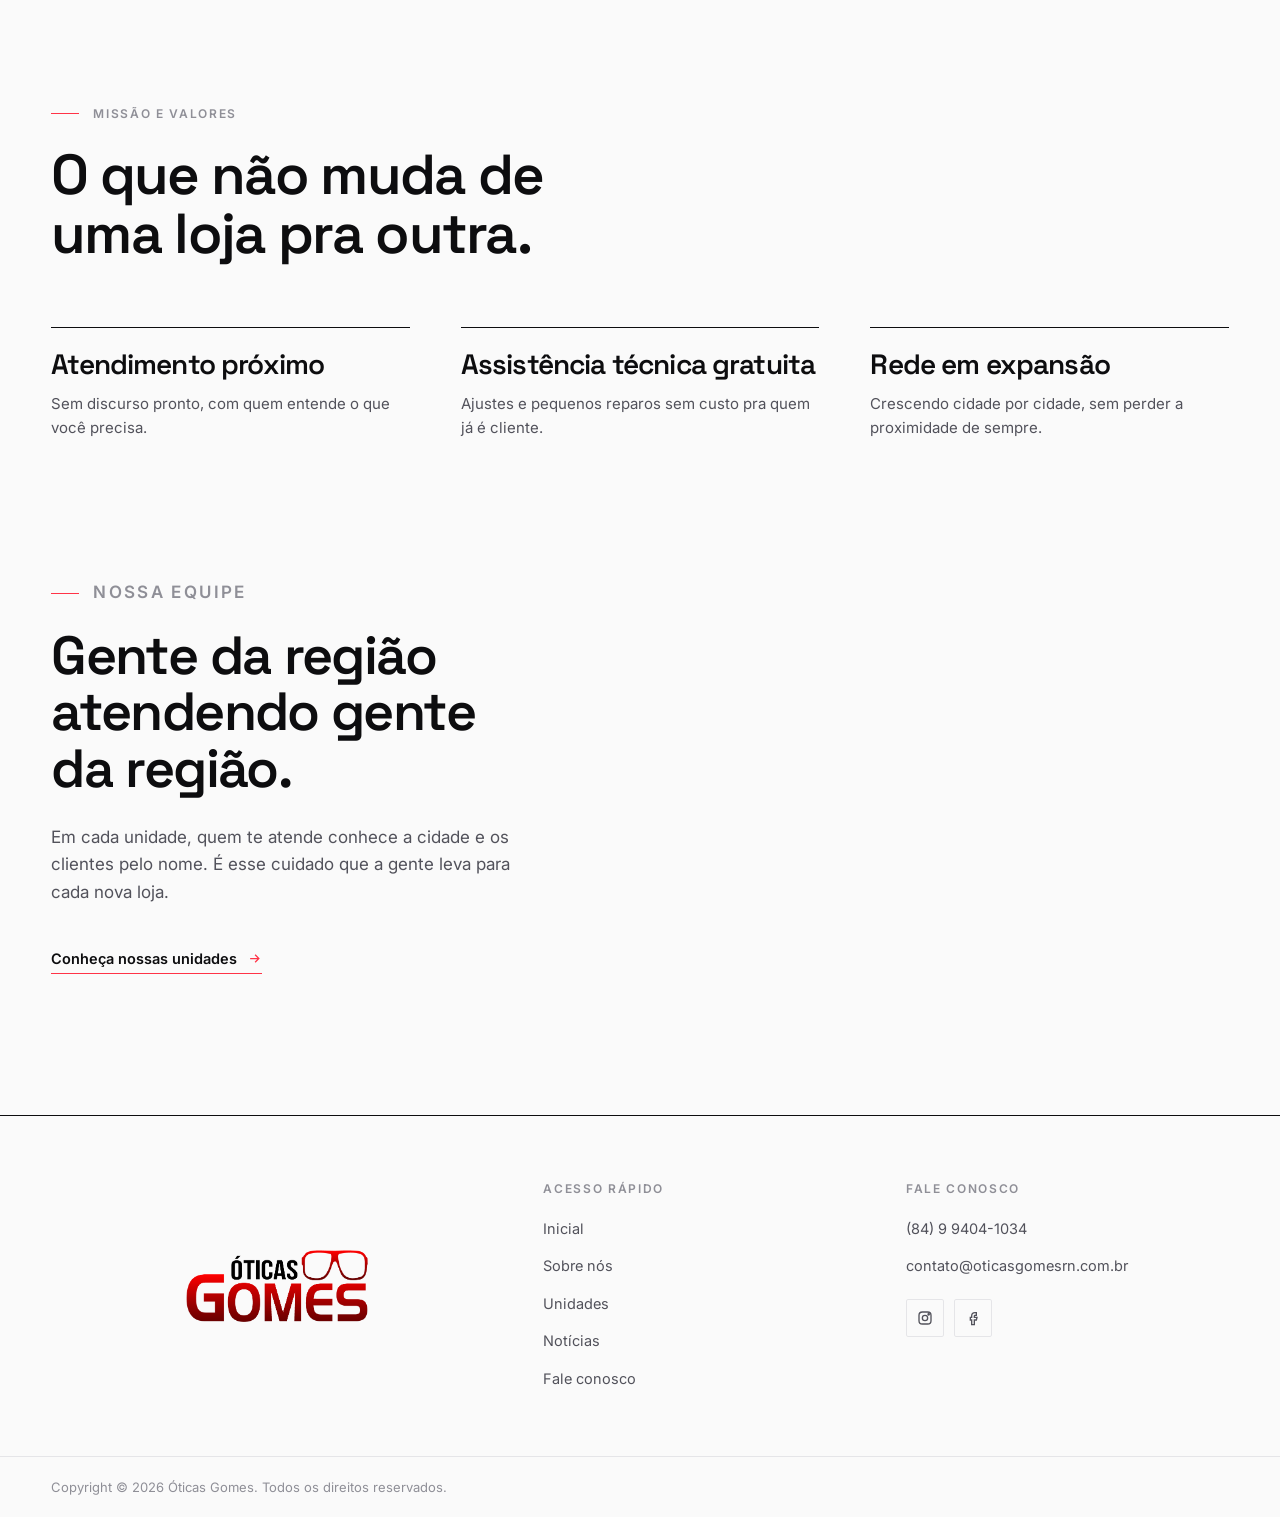
<file: frontend/html/sobre.html>
<!DOCTYPE html>
<html lang="pt-BR">
<head>
<meta charset="UTF-8">
<meta name="viewport" content="width=device-width, initial-scale=1.0">
<title>Sobre nós — Óticas Gomes</title>
<meta name="description" content="Conheça a história da Óticas Gomes: de uma loja em 2012 a uma rede com 7 unidades em 6 cidades do Rio Grande do Norte.">

<link rel="canonical" href="https://oticasgomesrn.com.br/sobre/">
<meta name="theme-color" content="#fafafa" media="(prefers-color-scheme: light)">
<meta name="theme-color" content="#0a0a0c" media="(prefers-color-scheme: dark)">
<meta property="og:type" content="website">
<meta property="og:site_name" content="Óticas Gomes">
<meta property="og:locale" content="pt_BR">
<meta property="og:title" content="Sobre nós — Óticas Gomes">
<meta property="og:description" content="Conheça a história da Óticas Gomes: de uma loja em 2012 a uma rede com 7 unidades em 6 cidades do Rio Grande do Norte.">
<meta property="og:url" content="https://oticasgomesrn.com.br/sobre/">
<meta property="og:image" content="https://oticasgomesrn.com.br/frontend/assets/og-image.jpg">
<meta property="og:image:width" content="1200">
<meta property="og:image:height" content="630">
<meta property="og:image:alt" content="Óticas Gomes — O bem-estar da sua visão. Desde 2012, 7 unidades no Rio Grande do Norte.">
<meta name="twitter:card" content="summary_large_image">

<link rel="icon" href="/frontend/assets/favicon.webp" type="image/webp">
<link rel="preconnect" href="https://fonts.googleapis.com">
<link rel="preconnect" href="https://fonts.gstatic.com" crossorigin>
<link href="https://fonts.googleapis.com/css2?family=Space+Grotesk:wght@500;600;700&family=Inter:wght@400;500;600;700;800&display=swap" rel="stylesheet">

<link rel="stylesheet" href="/frontend/css/global.css">
<link rel="stylesheet" href="/frontend/css/pages.css">

<script src="/frontend/js/theme.js"></script>
<script src="/frontend/js/site.js" defer></script>
<script src="/frontend/js/units.js" defer></script>
<script src="/frontend/js/posts.js" defer></script>
<script src="/frontend/js/components.js" defer></script>
<script src="/frontend/js/units-render.js" defer></script>
<script src="/frontend/js/nearby.js" defer></script>
<script src="/frontend/js/main.js" defer></script>
</head>
<body>

<site-header></site-header>

<main>

  <section class="page-hero">
    <div class="container page-hero__inner">
      <div>
        <p class="page-hero__breadcrumb overline" data-reveal>
          <a href="/">Início</a><span></span>Sobre nós
        </p>
        <h1 data-split>Uma família cuidando da visão de outras famílias.</h1>
        <p class="page-hero__lead" data-reveal data-reveal-delay="2">
          A história da Óticas Gomes é a história de gente que decidiu ficar perto,
          de cidade em cidade, de cliente em cliente.
        </p>
      </div>
      <dl class="facts rows" data-reveal data-reveal-delay="2">
        <div><dt>2012</dt><dd>ano de fundação</dd></div>
        <div><dt>7</dt><dd>unidades físicas</dd></div>
        <div><dt>6</dt><dd>cidades do Rio Grande do Norte</dd></div>
        <div><dt>R$ 0</dt><dd>em ajustes e pequenos reparos para clientes</dd></div>
      </dl>
    </div>
  </section>

  <section class="section">
    <div class="container">
      <div class="section-head">
        <div>
          <p class="eyebrow overline" data-reveal>Nossa história</p>
          <h2 data-split>De uma loja a sete unidades.</h2>
        </div>
        <div class="section-head__aside" data-reveal data-reveal-delay="1">
          <p>O que começou em uma única loja foi crescendo, unidade por unidade, até se tornar a rede que é hoje.</p>
        </div>
      </div>

      <ol class="timeline rows">
        <li data-reveal>
          <time datetime="2012">2012</time>
          <div>
            <h3>Fundação</h3>
            <p>Abre a primeira loja da Óticas Gomes, com o compromisso de cuidar da visão de quem confia na gente.</p>
          </div>
        </li>
        <li data-reveal>
          <time datetime="2026-04">Abr 2026</time>
          <div>
            <h3>Rede Ben+</h3>
            <p>Todas as unidades aderem juntas à Rede Ben+, rede de empresas que fortalece o comércio do oeste potiguar.</p>
          </div>
        </li>
        <li data-reveal>
          <time>Hoje</time>
          <div>
            <h3>7 unidades em 6 cidades</h3>
            <p>Apodi (sede e Distrito de Soledade), Felipe Guerra, Severiano Melo, Governador Dix-Sept Rosado, Baraúna e Natal.</p>
          </div>
        </li>
      </ol>
    </div>
  </section>

  <section class="section">
    <div class="container">
      <div class="section-head">
        <div>
          <p class="eyebrow overline" data-reveal>Missão e valores</p>
          <h2 data-split>O que não muda de uma loja pra outra.</h2>
        </div>
      </div>

      <ul class="pillars">
        <li data-reveal>
          <h3>Atendimento próximo</h3>
          <p>Sem discurso pronto, com quem entende o que você precisa.</p>
        </li>
        <li data-reveal data-reveal-delay="1">
          <h3>Assistência técnica gratuita</h3>
          <p>Ajustes e pequenos reparos sem custo pra quem já é cliente.</p>
        </li>
        <li data-reveal data-reveal-delay="2">
          <h3>Rede em expansão</h3>
          <p>Crescendo cidade por cidade, sem perder a proximidade de sempre.</p>
        </li>
      </ul>
    </div>
  </section>

  <section class="section">
    <div class="container feature">
      <div>
        <p class="eyebrow overline" data-reveal>Nossa equipe</p>
        <h2 data-split>Gente da região atendendo gente da região.</h2>
        <p data-reveal>
          Em cada unidade, quem te atende conhece a cidade e os clientes pelo nome.
          É esse cuidado que a gente leva para cada nova loja.
        </p>
        <a class="link-more" href="/unidades/" data-reveal>
          Conheça nossas unidades
          <span class="icon icon--arrow" aria-hidden="true"></span>
        </a>
      </div>
    </div>
  </section>

</main>

<site-footer></site-footer>

</body>
</html>
</file>
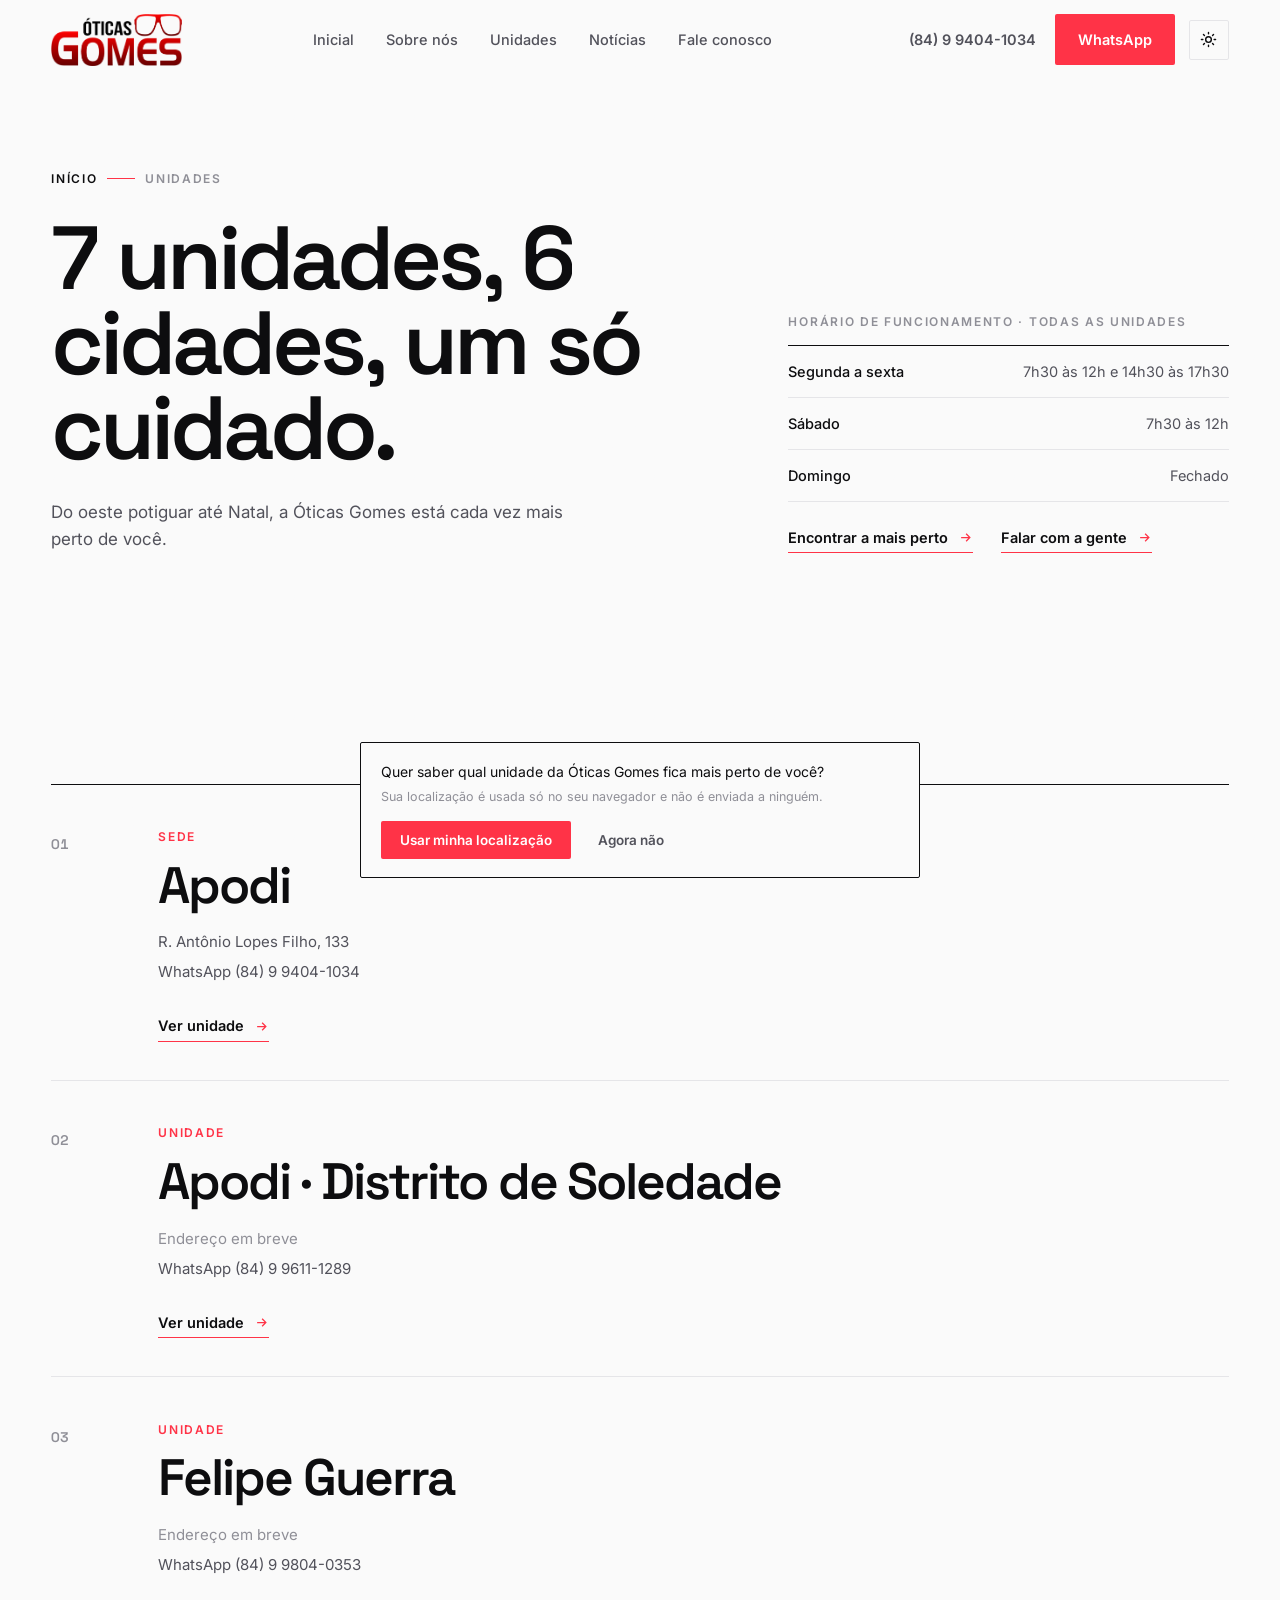
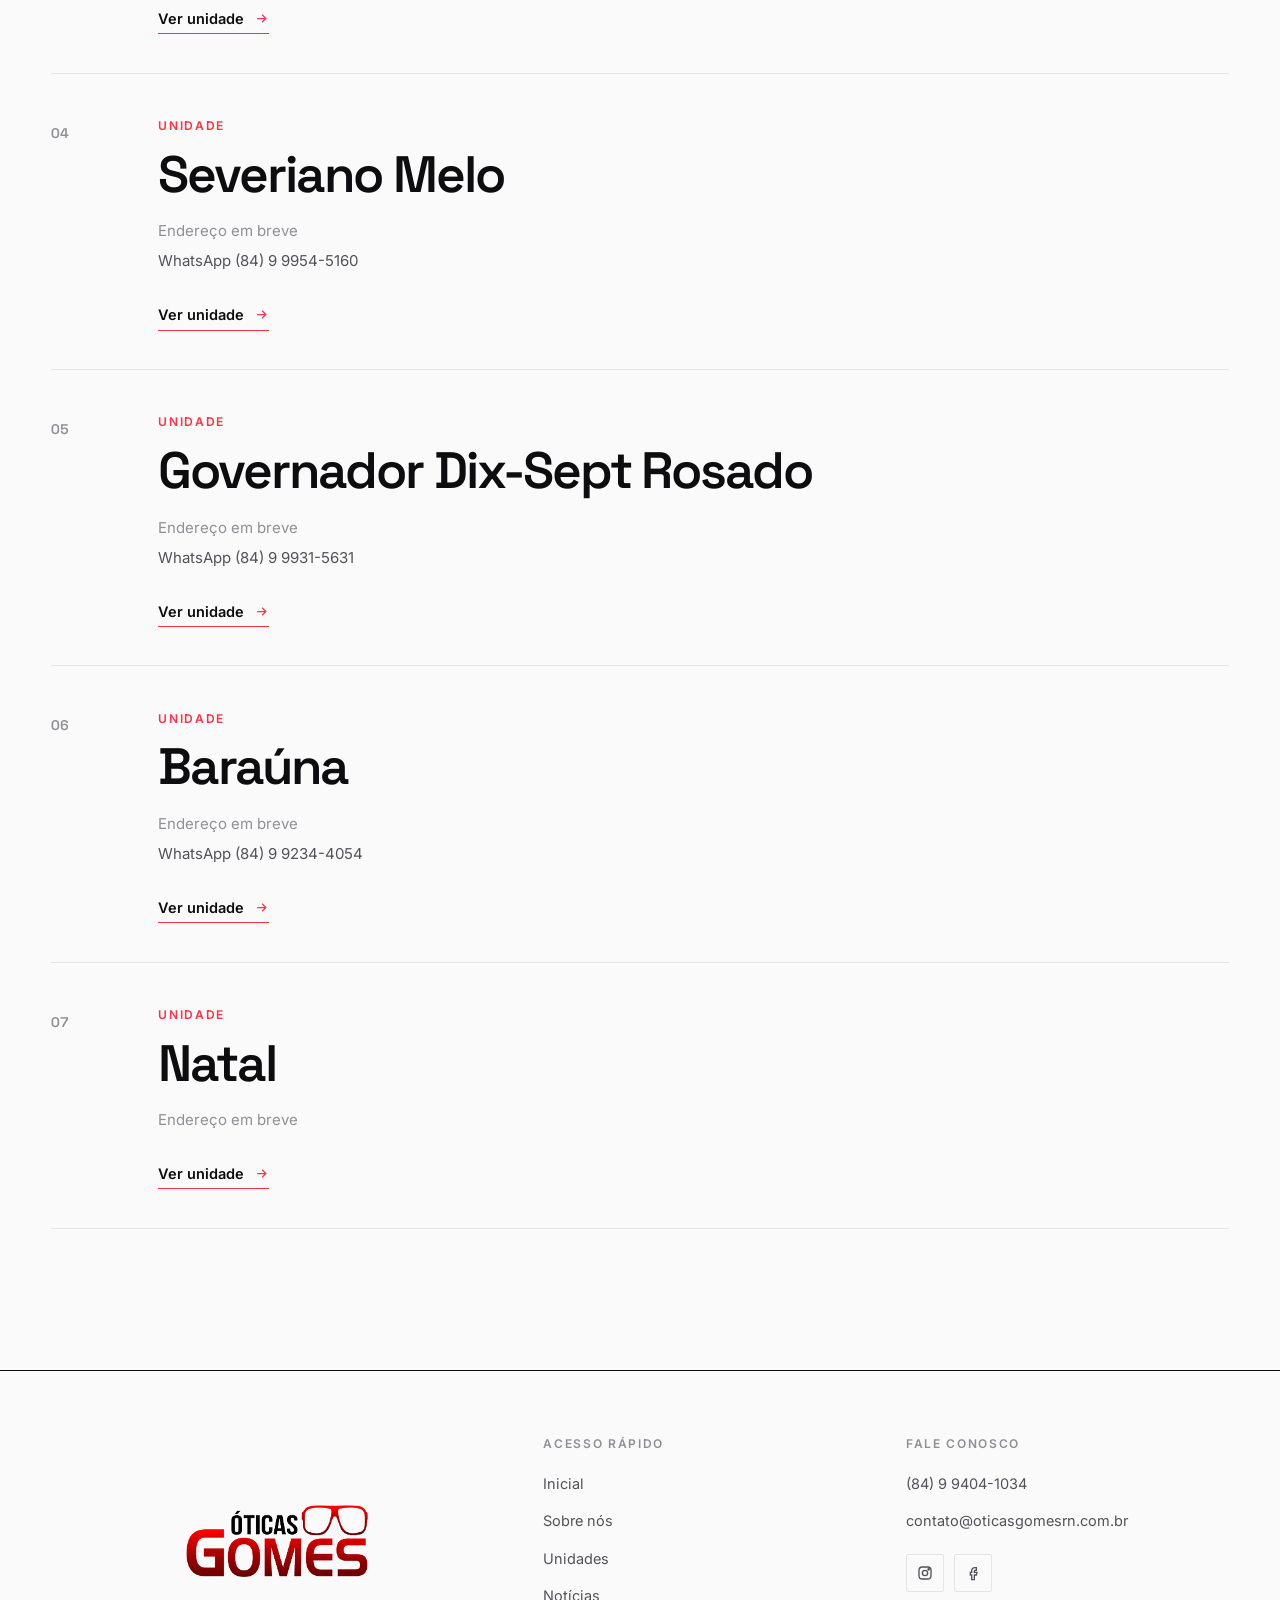
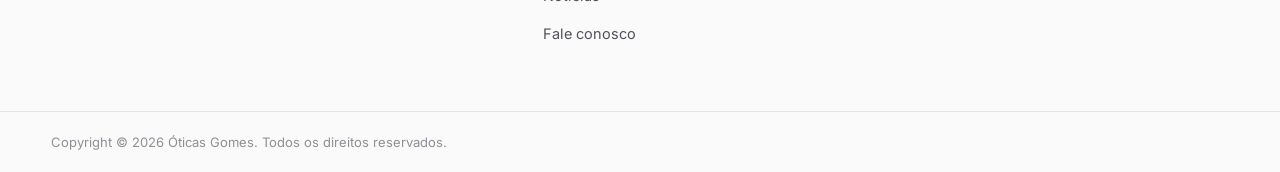
<file: frontend/html/unidades.html>
<!DOCTYPE html>
<html lang="pt-BR">
<head>
<meta charset="UTF-8">
<meta name="viewport" content="width=device-width, initial-scale=1.0">
<title>Unidades — Óticas Gomes</title>
<meta name="description" content="As 7 unidades da Óticas Gomes em 6 cidades do Rio Grande do Norte: Apodi (sede e distrito de Soledade), Felipe Guerra, Severiano Melo, Governador Dix-Sept Rosado, Baraúna e Natal.">

<link rel="canonical" href="https://oticasgomesrn.com.br/unidades/">
<meta name="theme-color" content="#fafafa" media="(prefers-color-scheme: light)">
<meta name="theme-color" content="#0a0a0c" media="(prefers-color-scheme: dark)">
<meta property="og:type" content="website">
<meta property="og:site_name" content="Óticas Gomes">
<meta property="og:locale" content="pt_BR">
<meta property="og:title" content="Unidades — Óticas Gomes">
<meta property="og:description" content="As 7 unidades da Óticas Gomes em 6 cidades do Rio Grande do Norte: Apodi (sede e distrito de Soledade), Felipe Guerra, Severiano Melo, Governador Dix-Sept Rosado, Baraúna e Natal.">
<meta property="og:url" content="https://oticasgomesrn.com.br/unidades/">
<meta property="og:image" content="https://oticasgomesrn.com.br/frontend/assets/og-image.jpg">
<meta property="og:image:width" content="1200">
<meta property="og:image:height" content="630">
<meta property="og:image:alt" content="Óticas Gomes — O bem-estar da sua visão. Desde 2012, 7 unidades no Rio Grande do Norte.">
<meta name="twitter:card" content="summary_large_image">

<link rel="icon" href="/frontend/assets/favicon.webp" type="image/webp">
<link rel="preconnect" href="https://fonts.googleapis.com">
<link rel="preconnect" href="https://fonts.gstatic.com" crossorigin>
<link href="https://fonts.googleapis.com/css2?family=Space+Grotesk:wght@500;600;700&family=Inter:wght@400;500;600;700;800&display=swap" rel="stylesheet">

<link rel="stylesheet" href="/frontend/css/global.css">
<link rel="stylesheet" href="/frontend/css/pages.css">

<script src="/frontend/js/theme.js"></script>
<script src="/frontend/js/site.js" defer></script>
<script src="/frontend/js/units.js" defer></script>
<script src="/frontend/js/posts.js" defer></script>
<script src="/frontend/js/components.js" defer></script>
<script src="/frontend/js/units-render.js" defer></script>
<script src="/frontend/js/nearby.js" defer></script>
<script src="/frontend/js/main.js" defer></script>
</head>
<body>

<site-header></site-header>

<main>

  <section class="page-hero">
    <div class="container page-hero__inner">
      <div>
        <p class="page-hero__breadcrumb overline" data-reveal>
          <a href="/">Início</a><span></span>Unidades
        </p>
        <h1 data-split>7 unidades, 6 cidades, um só cuidado.</h1>
        <p class="page-hero__lead" data-reveal data-reveal-delay="2">
          Do oeste potiguar até Natal, a Óticas Gomes está cada vez mais perto de você.
        </p>
      </div>
      <div data-reveal data-reveal-delay="2">
        <p class="page-hero__label overline">Horário de funcionamento · todas as unidades</p>
        <site-hours></site-hours>
        <div class="page-hero__links">
          <button class="link-more" type="button" data-nearby>
            Encontrar a mais perto
            <span class="icon icon--arrow" aria-hidden="true"></span>
          </button>
          <a class="link-more" href="/contato/">
            Falar com a gente
            <span class="icon icon--arrow" aria-hidden="true"></span>
          </a>
        </div>
      </div>
    </div>
  </section>

  <section class="section">
    <div class="container">
      <ol class="rows" data-units-list></ol>
    </div>
  </section>

</main>

<site-footer></site-footer>

</body>
</html>
</file>
<file: frontend/css/global.css>
:root {
  --ink: #0d0d0f;
  --ink-soft: #52525b;
  --muted: #8f8f97;
  --bg: #fafafa;
  --bg-alt: #f1f1f3;
  --line: #e5e5e8;

  --accent: #ff3347;
  --accent-2: #c8102b;
  --on-accent: #ffffff;

  --font-display: "Space Grotesk", "Inter", sans-serif;
  --font-body: "Inter", -apple-system, BlinkMacSystemFont, sans-serif;

  --header-h: 80px;
  --section-y: clamp(80px, 11vw, 160px);
  --radius-sm: 2px;
  --ease: cubic-bezier(0.22, 1, 0.36, 1);
  --logo-light: block;
  --logo-dark: none;
  --media-light: block;
  --media-dark: none;

  color-scheme: light;
}

:root[data-theme="dark"] {
  --ink: #f4f4f6;
  --ink-soft: #a6a6ae;
  --muted: #6d6d76;
  --bg: #0a0a0c;
  --bg-alt: #131316;
  --line: #262629;

  --accent: #ff4a5c;
  --accent-2: #ff2d42;
  --on-accent: #0a0a0c;

  --logo-light: none;
  --logo-dark: block;
  --media-light: none;
  --media-dark: block;
  color-scheme: dark;
}

* { box-sizing: border-box; }

[hidden] { display: none !important; }

html { scroll-behavior: smooth; }

body {
  margin: 0;
  background: var(--bg);
  color: var(--ink);
  font-family: var(--font-body);
  font-size: 16px;
  line-height: 1.6;
  -webkit-font-smoothing: antialiased;
  transition: background-color 0.4s var(--ease), color 0.4s var(--ease);
  position: relative;
}

body::before {
  content: "";
  position: fixed;
  inset: 0;
  pointer-events: none;
  z-index: 1;
  opacity: 0.35;
  mix-blend-mode: overlay;
  background-image: url("data:image/svg+xml,%3Csvg xmlns='http://www.w3.org/2000/svg' width='120' height='120'%3E%3Cfilter id='n'%3E%3CfeTurbulence type='fractalNoise' baseFrequency='0.9' numOctaves='2' stitchTiles='stitch'/%3E%3C/filter%3E%3Crect width='100%25' height='100%25' filter='url(%23n)' opacity='0.35'/%3E%3C/svg%3E");
}

img, svg { display: block; max-width: 100%; }

site-header, site-footer, site-hours, site-contacts { display: block; }

a { color: inherit; text-decoration: none; }

h1, h2, h3 {
  font-family: var(--font-display);
  font-weight: 600;
  line-height: 1.05;
  letter-spacing: -0.03em;
  margin: 0 0 0.5em;
  color: var(--ink);
}

h1 em, h2 em { font-style: normal; color: var(--accent); }

p { margin: 0 0 1em; color: var(--ink-soft); }

::selection { background: var(--accent); color: var(--on-accent); }

.container {
  width: 100%;
  max-width: 1600px;
  margin: 0 auto;
  padding: 0 clamp(20px, 4vw, 64px);
  position: relative;
  z-index: 2;
}

section { scroll-margin-top: var(--header-h); position: relative; z-index: 2; }

.section { padding-block: var(--section-y); }
.section + .section { padding-top: 0; }

.overline {
  font-family: var(--font-body);
  font-size: 12px;
  font-weight: 600;
  letter-spacing: 0.14em;
  line-height: 1.5;
  text-transform: uppercase;
  color: var(--muted);
}
.overline--accent { color: var(--accent); }

.index {
  font-family: var(--font-display);
  font-size: 14px;
  font-weight: 600;
  font-variant-numeric: tabular-nums;
  color: var(--muted);
  transition: color 0.4s var(--ease);
}

.rows { list-style: none; margin: 0; padding: 0; border-top: 1px solid var(--ink); }
.rows > * { border-bottom: 1px solid var(--line); }

.is-pending { color: var(--muted); }

.icon {
  display: inline-block;
  flex: none;
  width: 1em;
  height: 1em;
  background: currentColor;
  mask: var(--icon) center / contain no-repeat;
}
.icon--arrow { --icon: url("data:image/svg+xml,%3Csvg xmlns='http://www.w3.org/2000/svg' viewBox='0 0 24 24' fill='none' stroke='black' stroke-width='2'%3E%3Cpath d='M5 12h14M13 6l6 6-6 6'/%3E%3C/svg%3E"); }
.icon--diagonal { --icon: url("data:image/svg+xml,%3Csvg xmlns='http://www.w3.org/2000/svg' viewBox='0 0 24 24' fill='none' stroke='black' stroke-width='2'%3E%3Cpath d='M7 17 17 7M8 7h9v9'/%3E%3C/svg%3E"); }

.eyebrow {
  display: flex;
  align-items: center;
  gap: 14px;
  margin: 0 0 22px;
}
.eyebrow::before {
  content: "";
  width: 28px;
  height: 1px;
  background: var(--accent);
}
.eyebrow__index { color: var(--ink); font-variant-numeric: tabular-nums; }

.section-head {
  display: grid;
  grid-template-columns: minmax(0, 1fr) minmax(0, 1fr);
  gap: 24px clamp(40px, 6vw, 112px);
  align-items: end;
  margin-bottom: clamp(40px, 5vw, 72px);
}
.section-head h2 { font-size: clamp(2rem, 4.4vw, 3.6rem); margin: 0; max-width: 14ch; }
.section-head__aside { justify-self: end; max-width: 420px; }
.section-head__aside p:last-child { margin-bottom: 0; }

[data-reveal] {
  opacity: 0;
  transform: translateY(28px);
  transition: opacity 0.9s var(--ease), transform 0.9s var(--ease);
}
[data-reveal].is-visible { opacity: 1; transform: none; }
[data-reveal-delay="1"] { transition-delay: 0.12s; }
[data-reveal-delay="2"] { transition-delay: 0.24s; }
[data-reveal-delay="3"] { transition-delay: 0.36s; }

[data-split] .word {
  display: inline-block;
  overflow: hidden;
  vertical-align: top;
  padding-bottom: 0.08em;
  margin-bottom: -0.08em;
}
[data-split] .word > span {
  display: inline-block;
  transform: translateY(110%);
  transition: transform 1s var(--ease);
  transition-delay: calc(var(--i, 0) * 45ms);
}
[data-split].is-visible .word > span { transform: none; }

.scroll-progress {
  position: fixed;
  top: 0; left: 0;
  height: 2px;
  width: 100%;
  background: var(--accent);
  transform-origin: 0 50%;
  transform: scaleX(0);
  z-index: 1000;
}

.btn {
  display: inline-flex;
  align-items: center;
  justify-content: center;
  gap: 10px;
  padding: 13px 22px;
  border-radius: var(--radius-sm);
  font-family: inherit;
  font-weight: 600;
  font-size: 14.5px;
  background: none;
  border: 1px solid transparent;
  cursor: pointer;
  position: relative;
  overflow: hidden;
  isolation: isolate;
  transition: color 0.4s var(--ease), border-color 0.4s var(--ease), background-color 0.4s var(--ease);
  white-space: nowrap;
}
.btn::before {
  content: "";
  position: absolute;
  inset: 0;
  z-index: -1;
  transform: scaleY(0);
  transform-origin: 50% 100%;
  transition: transform 0.5s var(--ease);
}
.btn:hover::before { transform: scaleY(1); }
.btn--primary { background: var(--accent); color: var(--on-accent); }
.btn--primary::before { background: var(--accent-2); }
.btn--outline { border-color: var(--ink); color: var(--ink); background: transparent; }
.btn--outline::before { background: var(--ink); }
.btn--outline:hover { color: var(--bg); }
.btn--ghost { color: var(--ink-soft); font-weight: 600; padding-inline: 4px; }
.btn--ghost::before { display: none; }
.btn--ghost:hover { color: var(--ink); }
.btn--lg { padding: 17px 30px; font-size: 15px; }
.btn--sm { padding: 10px 18px; font-size: 13.5px; }
.btn .icon { font-size: 16px; transition: translate 0.4s var(--ease); }
.btn:hover .icon { translate: 3px 0; }

.logo { display: inline-flex; align-items: center; }
.logo__img { height: 52px; width: auto; }
.logo__img--light { display: var(--logo-light); }
.logo__img--dark { display: var(--logo-dark); }
.logo--footer .logo__img { height: 72px; }

.site-header {
  position: fixed;
  top: 0; left: 0; right: 0;
  z-index: 900;
  height: var(--header-h);
  display: flex;
  align-items: center;
  background: transparent;
  border-bottom: 1px solid transparent;
  transition: background-color 0.4s var(--ease), border-color 0.4s var(--ease), height 0.4s var(--ease), transform 0.5s var(--ease);
}
.site-header.is-scrolled {
  background: color-mix(in srgb, var(--bg) 90%, transparent);
  backdrop-filter: blur(12px);
  border-color: var(--line);
  height: 68px;
}
.site-header.is-hidden { transform: translateY(-100%); }
.site-header__inner { display: flex; align-items: center; justify-content: space-between; gap: 24px; }
.nav__list { display: flex; gap: 32px; list-style: none; margin: 0; padding: 0; }
.nav__link {
  position: relative;
  display: inline-block;
  font-weight: 500;
  font-size: 14.5px;
  color: var(--ink-soft);
  padding: 6px 0;
  transition: color 0.3s var(--ease);
}
.nav__link::after {
  content: "";
  position: absolute;
  left: 0; right: 0; bottom: 0;
  height: 1px;
  background: var(--accent);
  transform: scaleX(0);
  transform-origin: 100% 50%;
  transition: transform 0.5s var(--ease);
}
.nav__link:hover, .nav__link.is-active { color: var(--ink); }
.nav__link:hover::after, .nav__link.is-active::after { transform: scaleX(1); transform-origin: 0 50%; }

.site-header__actions { display: flex; align-items: center; gap: 14px; }

.theme-toggle {
  display: inline-flex;
  align-items: center;
  justify-content: center;
  width: 40px; height: 40px;
  border-radius: var(--radius-sm);
  border: 1px solid var(--line);
  background: transparent;
  color: var(--ink);
  cursor: pointer;
  transition: border-color 0.3s var(--ease);
}
.theme-toggle:hover { border-color: var(--ink); }
.theme-toggle svg { width: 17px; height: 17px; transition: transform 0.6s var(--ease); }
.theme-toggle:hover svg { transform: rotate(45deg); }
.theme-toggle .icon-moon { display: none; }
:root[data-theme="dark"] .theme-toggle .icon-sun { display: none; }
:root[data-theme="dark"] .theme-toggle .icon-moon { display: block; }

.nav-toggle {
  display: none;
  flex-direction: column;
  justify-content: center;
  gap: 6px;
  width: 40px; height: 40px;
  padding: 0 8px;
  border: none;
  background: transparent;
  cursor: pointer;
}
.nav-toggle span { height: 1.5px; background: var(--ink); transition: transform 0.4s var(--ease), opacity 0.3s var(--ease); }
.nav-toggle[aria-expanded="true"] span:nth-child(1) { transform: translateY(7.5px) rotate(45deg); }
.nav-toggle[aria-expanded="true"] span:nth-child(2) { opacity: 0; }
.nav-toggle[aria-expanded="true"] span:nth-child(3) { transform: translateY(-7.5px) rotate(-45deg); }

.link-more {
  display: inline-flex;
  align-items: center;
  gap: 10px;
  font-weight: 600;
  font-size: 14.5px;
  color: var(--ink);
  margin-top: 24px;
  padding-bottom: 4px;
  background: linear-gradient(var(--accent), var(--accent)) 0 100% / 100% 1px no-repeat;
  transition: background-size 0.5s var(--ease);
}
.link-more .icon { font-size: 15px; color: var(--accent); transition: translate 0.4s var(--ease); }
.link-more:hover { background-size: 0 1px; background-position: 100% 100%; }
.link-more:hover .icon { translate: 4px 0; }

.facts { display: grid; grid-template-columns: repeat(2, 1fr); }
.facts > div { padding: 22px 0 26px; }
.facts > div:nth-child(odd) { padding-right: 24px; }
.facts > div:nth-child(even) { padding-left: 24px; border-left: 1px solid var(--line); }
.facts dt {
  font-family: var(--font-display);
  font-size: clamp(2.2rem, 4vw, 3.4rem);
  font-weight: 600;
  letter-spacing: -0.04em;
  line-height: 1;
  color: var(--ink);
  font-variant-numeric: tabular-nums;
}
.facts dd { margin: 10px 0 0; font-size: 14px; color: var(--ink-soft); }

.hours > div { display: flex; justify-content: space-between; gap: 16px; padding: 14px 0; font-size: 14.5px; }
.hours dt { color: var(--ink); font-weight: 500; }
.hours dd { margin: 0; color: var(--ink-soft); text-align: right; }

.contact-list { list-style: none; margin: 0; padding: 0; border-top: 1px solid currentColor; }
.contact-list a {
  display: flex;
  align-items: center;
  justify-content: space-between;
  gap: 16px;
  padding: 18px 0;
  border-bottom: 1px solid color-mix(in srgb, currentColor 22%, transparent);
  font-family: var(--font-display);
  font-size: clamp(1.1rem, 2vw, 1.45rem);
  font-weight: 500;
  letter-spacing: -0.01em;
  transition: color 0.3s var(--ease), padding 0.5s var(--ease);
}
.contact-list small { color: inherit; opacity: 0.6; }
.contact-list .icon { font-size: 18px; color: var(--accent); transition: translate 0.4s var(--ease); }
.contact-list a:hover { color: var(--accent); padding-left: 10px; }
.contact-list a:hover .icon { translate: 3px -3px; }

.cities a {
  display: grid;
  grid-template-columns: minmax(0, 1fr) auto 28px;
  gap: 8px 24px;
  align-items: center;
  padding: clamp(18px, 2.4vw, 30px) 0;
  position: relative;
  isolation: isolate;
}
.cities a::before {
  content: "";
  position: absolute;
  inset: 0 calc(-1 * clamp(20px, 4vw, 64px));
  z-index: -1;
  background: var(--bg-alt);
  transform: scaleY(0);
  transform-origin: 50% 100%;
  transition: transform 0.5s var(--ease);
}
.cities__name {
  font-family: var(--font-display);
  font-size: clamp(1.7rem, 4.4vw, 3.6rem);
  font-weight: 600;
  letter-spacing: -0.04em;
  line-height: 1.05;
  color: var(--ink);
  transition: translate 0.6s var(--ease), color 0.4s var(--ease);
}
.cities__meta { font-size: 14px; color: var(--ink-soft); text-align: right; }
.cities .icon { font-size: 26px; color: var(--accent); opacity: 0; translate: -10px 0; transition: opacity 0.4s var(--ease), translate 0.5s var(--ease); }
.cities a:hover::before { transform: scaleY(1); }
.cities a:hover .cities__name { translate: 12px 0; }
.cities a:hover .icon { opacity: 1; translate: 0 0; }

.post {
  display: grid;
  grid-template-columns: 56px minmax(0, 1fr);
  gap: 12px clamp(24px, 4vw, 64px);
  align-items: start;
  padding: clamp(24px, 3vw, 36px) 0;
}
.post .index { padding-top: 0.7em; }
.post h3 { font-size: clamp(1.3rem, 2.2vw, 1.8rem); letter-spacing: -0.025em; margin: 10px 0 8px; transition: translate 0.6s var(--ease); }
.post p { margin: 0 0 8px; font-size: 15px; max-width: 640px; }
.post__source { display: block; }
.post:hover h3 { translate: 8px 0; }
.post:hover .index { color: var(--accent); }

.cta { background: var(--ink); color: var(--bg); padding-block: var(--section-y); }
.cta ::selection { background: var(--accent); color: var(--on-accent); }
.cta__inner {
  display: grid;
  grid-template-columns: minmax(0, 1.2fr) minmax(0, 1fr);
  gap: 56px clamp(40px, 7vw, 128px);
  align-items: end;
}
.cta h2 { color: var(--bg); font-size: clamp(2.2rem, 5vw, 4.4rem); max-width: 13ch; margin-bottom: clamp(32px, 4vw, 56px); }
.cta .eyebrow { color: color-mix(in srgb, var(--bg) 55%, transparent); }
.cta .eyebrow__index { color: var(--bg); }
.cta .hours { border-top-color: var(--bg); max-width: 520px; }
.cta .hours > div { border-bottom-color: color-mix(in srgb, var(--bg) 18%, transparent); }
.cta .hours dt { color: var(--bg); }
.cta .hours dd { color: color-mix(in srgb, var(--bg) 65%, transparent); }
.cta__aside h3 { color: var(--bg); font-size: clamp(1.4rem, 2.4vw, 2rem); margin-bottom: 12px; }
.cta__aside p { color: color-mix(in srgb, var(--bg) 65%, transparent); max-width: 420px; }
.cta__aside .link-more { color: var(--bg); }

.site-footer { background: var(--bg); border-top: 1px solid var(--ink); }
.site-footer__inner { display: grid; grid-template-columns: 1.4fr 1fr 1fr; gap: 40px; padding-block: 64px; }
.site-footer__brand { display: flex; align-items: center; justify-content: center; }
.site-footer__heading { margin-bottom: 18px; }
.site-footer__links { list-style: none; padding: 0; margin: 0; display: grid; gap: 12px; }
.site-footer__links a { font-size: 14.5px; color: var(--ink-soft); transition: color 0.3s var(--ease); }
.site-footer__links a:hover { color: var(--ink); }
.site-footer__social { display: flex; gap: 10px; margin-top: 20px; }
.site-footer__social a {
  display: inline-flex;
  align-items: center;
  justify-content: center;
  width: 38px; height: 38px;
  border-radius: var(--radius-sm);
  border: 1px solid var(--line);
  color: var(--ink-soft);
  transition: border-color 0.3s var(--ease), color 0.3s var(--ease);
}
.site-footer__social a:hover { border-color: var(--accent); color: var(--accent); }
.site-footer__social svg { width: 16px; height: 16px; }
.site-footer__bottom { border-top: 1px solid var(--line); padding: 20px 0; }
.site-footer__bottom p { margin: 0; font-size: 13px; color: var(--muted); }

.back-to-top {
  position: fixed;
  right: 22px;
  bottom: 22px;
  width: 46px; height: 46px;
  border-radius: var(--radius-sm);
  border: 1px solid var(--ink);
  background: var(--bg);
  color: var(--ink);
  cursor: pointer;
  display: flex;
  align-items: center;
  justify-content: center;
  opacity: 0;
  transform: translateY(10px);
  pointer-events: none;
  transition: opacity 0.3s var(--ease), transform 0.3s var(--ease), background-color 0.3s var(--ease), color 0.3s var(--ease);
  z-index: 800;
}
.back-to-top.is-visible { opacity: 1; transform: translateY(0); pointer-events: auto; }
.back-to-top:hover { background: var(--ink); color: var(--bg); }
.back-to-top svg { width: 18px; height: 18px; }

.nearby {
  position: fixed;
  left: 22px; right: 22px; bottom: 22px;
  max-width: 560px;
  margin: 0 auto;
  background: var(--bg);
  border: 1px solid var(--ink);
  border-radius: var(--radius-sm);
  padding: 18px 20px;
  display: flex;
  align-items: center;
  gap: 14px 18px;
  flex-wrap: wrap;
  z-index: 950;
  transform: translateY(160%);
  transition: transform 0.6s var(--ease);
}
.nearby.is-visible { transform: translateY(0); }
.nearby p { margin: 0; font-size: 14px; flex: 1 1 260px; color: var(--ink); }
.nearby small { display: block; margin-top: 4px; font-size: 12.5px; color: var(--muted); }
.nearby__actions { display: flex; flex-wrap: wrap; gap: 8px; }

button.link-more { border: 0; padding: 0 0 4px; font-family: inherit; cursor: pointer; }

@media (max-width: 960px) {
  .nav { display: none; }
  .site-header__actions .btn--ghost { display: none; }
  .nav-toggle { display: flex; }

  .site-header.is-menu-open { background: var(--bg); border-color: var(--line); }
  .site-header.is-menu-open .nav {
    display: block;
    position: absolute;
    top: 100%; left: 0; right: 0;
    height: calc(100dvh - 100%);
    background: var(--bg);
    padding: 32px clamp(20px, 4vw, 64px);
    overflow-y: auto;
  }
  .site-header.is-menu-open .nav__list { flex-direction: column; gap: 0; }
  .site-header.is-menu-open .nav__link {
    display: block;
    padding: 16px 0;
    border-bottom: 1px solid var(--line);
    font-family: var(--font-display);
    font-size: 1.6rem;
    letter-spacing: -0.02em;
    color: var(--ink);
    animation: menu-in 0.6s var(--ease) both;
  }
  .site-header.is-menu-open .nav__list li:nth-child(2) .nav__link { animation-delay: 0.05s; }
  .site-header.is-menu-open .nav__list li:nth-child(3) .nav__link { animation-delay: 0.1s; }
  .site-header.is-menu-open .nav__list li:nth-child(4) .nav__link { animation-delay: 0.15s; }
  .site-header.is-menu-open .nav__list li:nth-child(5) .nav__link { animation-delay: 0.2s; }
  .site-header.is-menu-open .nav__link::after { display: none; }

  .site-footer__inner { grid-template-columns: 1fr; }
  .site-footer__brand { justify-content: flex-start; }
  .section-head { grid-template-columns: 1fr; }
  .section-head__aside { justify-self: start; }
  .cta__inner { grid-template-columns: 1fr; }
  .post { grid-template-columns: 1fr; }
  .post time { padding-top: 0; }
  .cities a { grid-template-columns: minmax(0, 1fr) 24px; }
  .cities__meta { grid-column: 1; grid-row: 2; text-align: left; }
  .cities .icon { grid-column: 2; grid-row: 1; opacity: 1; translate: 0 0; }
}

@keyframes menu-in {
  from { opacity: 0; transform: translateY(16px); }
  to { opacity: 1; transform: none; }
}

@media (max-width: 560px) {
  .site-header__actions .btn--primary { display: none; }
  .facts > div:nth-child(odd) { padding-right: 14px; }
  .facts > div:nth-child(even) { padding-left: 14px; }
}

@media (prefers-reduced-motion: reduce) {
  html { scroll-behavior: auto; }
  *, *::before, *::after {
    animation-duration: 0.01ms !important;
    animation-iteration-count: 1 !important;
    transition-duration: 0.01ms !important;
    transition-delay: 0s !important;
  }
  [data-reveal], [data-split] .word > span { opacity: 1; transform: none; }
}
</file>
<file: frontend/css/home.css>
.hero { padding: calc(var(--header-h) + clamp(48px, 8vw, 112px)) 0 clamp(56px, 7vw, 96px); overflow: hidden; }
.hero__title {
  font-size: clamp(3.2rem, 10.5vw, 10rem);
  font-weight: 600;
  line-height: 0.92;
  letter-spacing: -0.05em;
  max-width: 11ch;
  margin-bottom: clamp(32px, 5vw, 64px);
  position: relative;
  z-index: 1;
}
.hero__body {
  display: grid;
  grid-template-columns: minmax(0, 5fr) minmax(0, 7fr);
  gap: 40px clamp(40px, 6vw, 112px);
  align-items: end;
}
.hero__subtitle { max-width: 440px; font-size: 17px; color: var(--ink-soft); }
.hero__actions { display: flex; gap: 12px; flex-wrap: wrap; margin-top: 28px; }
.hero__visual { display: flex; justify-content: flex-end; margin-top: clamp(-160px, -9vw, -40px); }
.hero__photo { width: 100%; max-width: 620px; height: auto; }
.hero__photo--light { display: var(--media-light); }
.hero__photo--dark { display: var(--media-dark); }

@supports (animation-timeline: scroll()) {
  .hero__photo {
    animation: hero-drift linear both;
    animation-timeline: scroll();
    animation-range: 0 80vh;
  }
  @keyframes hero-drift {
    to { translate: 0 18%; rotate: -4deg; }
  }
}

.hero__meta {
  display: grid;
  grid-template-columns: repeat(4, 1fr);
  margin: clamp(48px, 6vw, 88px) 0 0;
  border-top: 1px solid var(--ink);
}
.hero__meta > div { padding: 18px 24px 0 0; }
.hero__meta > div + div { padding-left: 24px; border-left: 1px solid var(--line); }
.hero__meta dd { margin: 6px 0 0; font-family: var(--font-display); font-size: clamp(1.15rem, 1.8vw, 1.5rem); font-weight: 600; letter-spacing: -0.02em; color: var(--ink); }

.service {
  display: grid;
  grid-template-columns: 64px minmax(0, 1fr) minmax(0, 1.2fr);
  gap: 24px clamp(24px, 4vw, 64px);
  align-items: start;
  padding: clamp(24px, 3vw, 40px) 0;
}
.service .index { padding-top: 0.6em; }
.service h3 {
  font-size: clamp(1.5rem, 2.6vw, 2.2rem);
  margin: 0;
  transition: translate 0.6s var(--ease);
}
.service p { margin: 0; padding-top: 0.4em; font-size: 15.5px; max-width: 420px; }
.service p strong { color: var(--ink); }
.service:hover .index { color: var(--accent); }
.service:hover h3 { translate: 8px 0; }

.brands { overflow: hidden; }
.marquee { border-top: 1px solid var(--line); padding: clamp(20px, 2.4vw, 32px) 0; }
.marquee:last-child { border-bottom: 1px solid var(--line); }
.marquee__label { margin: 0 auto 10px; }
.marquee__track { display: flex; width: max-content; animation: marquee 48s linear infinite; }
.marquee--reverse .marquee__track { animation-direction: reverse; animation-duration: 40s; }
.marquee:hover .marquee__track { animation-play-state: paused; }
.marquee__list { display: flex; list-style: none; margin: 0; padding: 0; }
.marquee__list li {
  display: flex;
  align-items: center;
  font-family: var(--font-display);
  font-size: clamp(2.2rem, 6vw, 5.2rem);
  font-weight: 600;
  letter-spacing: -0.04em;
  line-height: 1.1;
  color: var(--ink);
  white-space: nowrap;
  transition: color 0.3s var(--ease);
}
.marquee__list li::after {
  content: "/";
  margin-inline: clamp(18px, 2.6vw, 40px);
  font-weight: 400;
  color: var(--accent);
}
.marquee--reverse .marquee__list li { color: transparent; -webkit-text-stroke: 1px var(--ink); }
.marquee__list li:hover { color: var(--accent); -webkit-text-stroke-color: var(--accent); }

@keyframes marquee {
  to { transform: translateX(-50%); }
}

.about__text { max-width: 760px; }
.about__text h2 { font-size: clamp(2rem, 4.2vw, 3.6rem); max-width: 16ch; }
.about__text > p { font-size: 17px; max-width: 520px; }
.about .facts { margin-top: clamp(32px, 4vw, 56px); }

@media (max-width: 960px) {
  .hero__body { grid-template-columns: 1fr; }
  .hero__visual { order: -1; justify-content: center; margin-top: 0; }
  .hero__photo { max-width: 560px; }
  .hero__meta { grid-template-columns: repeat(2, 1fr); }
  .hero__meta > div:nth-child(3) { padding-left: 0; border-left: none; }
  .hero__meta > div:nth-child(n + 3) { border-top: 1px solid var(--line); margin-top: 18px; }

  .service { grid-template-columns: 40px minmax(0, 1fr); }
  .service p { grid-column: 2; }
}

@media (max-width: 560px) {
  .hero__meta > div { padding-right: 12px; }
  .hero__meta > div + div { padding-left: 12px; }
  .hero__meta > div:nth-child(3) { padding-left: 0; }
}
</file>
<file: frontend/css/pages.css>
.page-hero { padding: calc(var(--header-h) + clamp(48px, 7vw, 104px)) 0 clamp(56px, 7vw, 96px); }
.page-hero__breadcrumb { display: flex; align-items: center; gap: 10px; margin: 0 0 28px; }
.page-hero__breadcrumb a { color: var(--ink); transition: color 0.3s var(--ease); }
.page-hero__breadcrumb a:hover { color: var(--accent); }
.page-hero__breadcrumb span:not([data-unit]) { width: 28px; height: 1px; background: var(--accent); }
.page-hero h1 {
  font-size: clamp(2.6rem, 7vw, 6.4rem);
  line-height: 0.95;
  letter-spacing: -0.045em;
  max-width: 13ch;
  margin-bottom: 28px;
}
.page-hero__lead { max-width: 520px; font-size: 17px; margin: 0; }
.page-hero__inner {
  display: grid;
  grid-template-columns: minmax(0, 1.5fr) minmax(0, 1fr);
  gap: 48px clamp(40px, 6vw, 112px);
  align-items: end;
}
.page-hero__label { margin: 0 0 14px; }
.page-hero__links { display: flex; flex-wrap: wrap; gap: 0 28px; }
.page-hero .facts { max-width: 520px; }

.timeline li {
  display: grid;
  grid-template-columns: minmax(120px, 1fr) minmax(0, 2fr);
  gap: 12px clamp(24px, 4vw, 64px);
  padding: clamp(22px, 3vw, 36px) 0;
}
.timeline time {
  font-family: var(--font-display);
  font-size: clamp(1.8rem, 3.6vw, 3rem);
  font-weight: 600;
  letter-spacing: -0.04em;
  line-height: 1;
  color: var(--ink);
}
.timeline h3 { font-size: clamp(1.2rem, 2vw, 1.5rem); margin-bottom: 8px; }
.timeline p { margin: 0; max-width: 560px; }

.pillars {
  list-style: none;
  margin: 0;
  padding: 0;
  display: grid;
  grid-template-columns: repeat(3, 1fr);
  gap: 40px clamp(24px, 4vw, 64px);
}
.pillars li { border-top: 1px solid var(--ink); padding-top: 22px; }
.pillars h3 { font-size: clamp(1.3rem, 2.2vw, 1.75rem); margin-bottom: 12px; }
.pillars p { margin: 0; font-size: 15px; }

.feature h2 { font-size: clamp(2rem, 4.2vw, 3.6rem); max-width: 14ch; }
.feature p { font-size: 17px; max-width: 480px; }

.unit { scroll-margin-top: calc(var(--header-h) + 24px); }
.unit__link {
  display: grid;
  grid-template-columns: 56px minmax(0, 1fr);
  gap: 20px clamp(24px, 4vw, 64px);
  align-items: start;
  padding: clamp(24px, 3vw, 40px) 0;
}
.unit__link .index { padding-top: 0.7em; }
.unit h2 {
  font-size: clamp(1.8rem, 4vw, 3.2rem);
  letter-spacing: -0.04em;
  margin: 10px 0 18px;
  transition: translate 0.6s var(--ease);
}
.unit p { margin: 0 0 6px; font-size: 15px; }
.unit__distance { color: var(--accent); font-weight: 600; }
.unit__link:hover .index, .unit:target .index { color: var(--accent); }
.unit__link:hover h2 { translate: 8px 0; }

.unit-hero__tag { margin: 0 0 14px; }
.page-hero__actions { display: flex; gap: 12px; flex-wrap: wrap; margin-top: 32px; }

.details__list > div { padding: 20px 0 22px; }
.details__list dd {
  margin: 8px 0 0;
  font-family: var(--font-display);
  font-size: clamp(1.25rem, 2.2vw, 1.7rem);
  font-weight: 500;
  letter-spacing: -0.02em;
  color: var(--ink);
}
.details__list dd a { transition: color 0.3s var(--ease); }
.details__list dd a:hover { color: var(--accent); }

@media (max-width: 960px) {
  .page-hero__inner { grid-template-columns: 1fr; }
  .timeline li { grid-template-columns: 1fr; }
  .pillars { grid-template-columns: 1fr; }

  .unit__link { grid-template-columns: 36px minmax(0, 1fr); }
}
</file>
